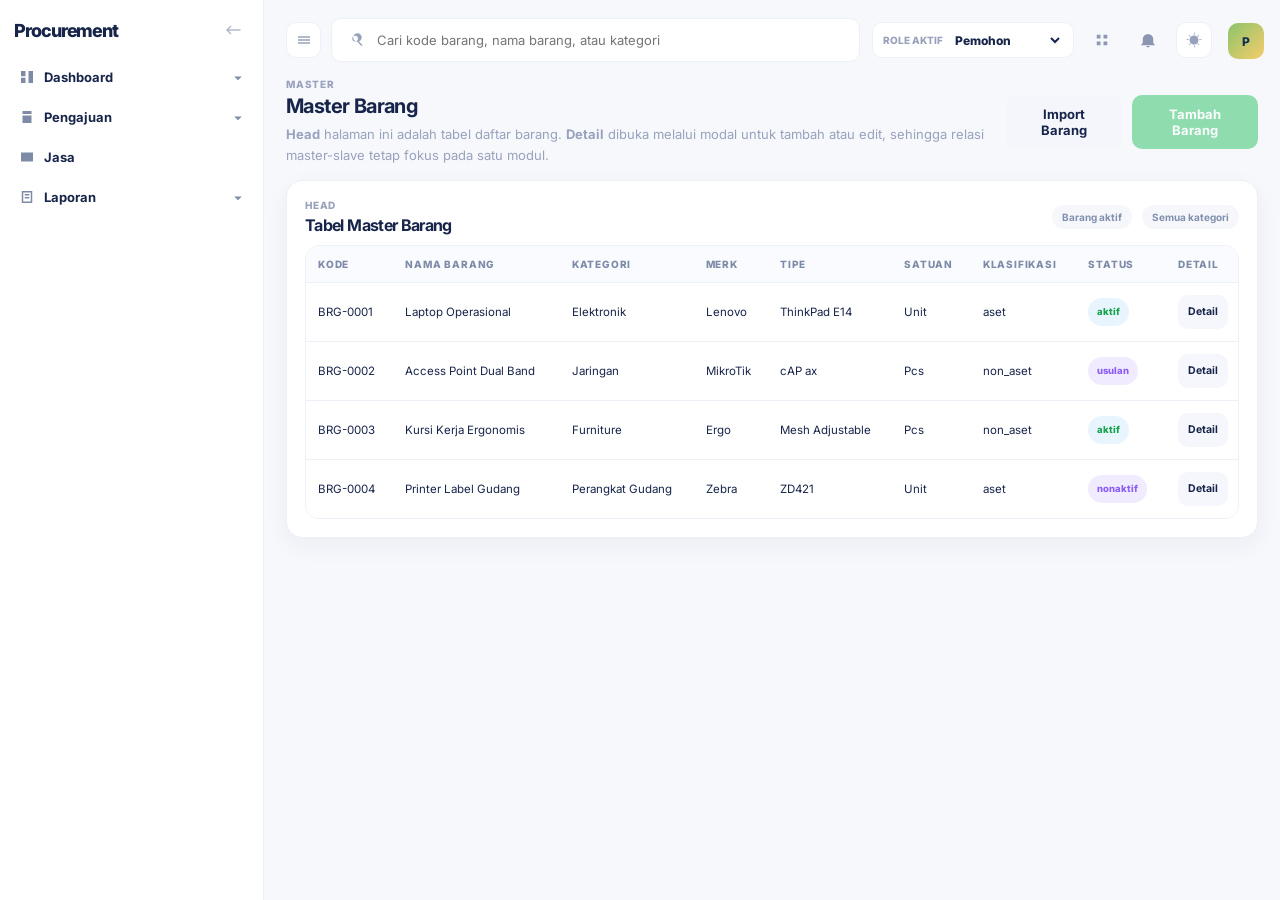
<file: index.html>
﻿<!DOCTYPE html>
<html lang="en">
  <head>
    <meta charset="UTF-8" />
    <meta name="viewport" content="width=device-width, initial-scale=1.0" />
    <title>Master Barang - Procurement UI Prototype</title>
    <link rel="preconnect" href="https://fonts.googleapis.com" />
    <link rel="preconnect" href="https://fonts.gstatic.com" crossorigin />
    <link
      href="https://fonts.googleapis.com/css2?family=Inter:wght@400;500;600;700;800&display=swap"
      rel="stylesheet"
    />
    <link rel="stylesheet" href="./styles.css" />
  </head>
  <body
    data-theme="light"
    data-entity-singular="Barang"
    data-entity-plural="Master Barang"
  >
    <div class="app-shell">
      <aside class="sidebar" id="sidebar">
        <div class="sidebar-brand">
          <div class="brand-word">Procurement</div>
          <button class="collapse-button" type="button" aria-label="Collapse sidebar">
            <svg viewBox="0 0 24 24" aria-hidden="true">
              <path d="M10 7.4 8.6 6 2.6 12l6 6 1.4-1.4L6.4 13H22v-2H6.4L10 7.4Z" />
            </svg>
          </button>
        </div>

        <nav class="sidebar-nav">
          <div class="nav-module">
            <button class="nav-module-head" type="button" aria-expanded="false">
              <span class="nav-module-title">
                <span class="nav-module-icon">
                  <svg viewBox="0 0 24 24" aria-hidden="true">
                    <path d="M6 4h12v4H6V4Zm0 6h12v10H6V10Zm2 2v2h3v-2H8Zm0 4v2h8v-2H8Z" />
                  </svg>
                </span>
                Dashboard
              </span>
              <span class="nav-module-arrow">
                <svg viewBox="0 0 24 24" aria-hidden="true">
                  <path d="m7 10 5 5 5-5H7Z" />
                </svg>
              </span>
            </button>
            <div class="nav-submenu" hidden>
              <a class="nav-sublink is-disabled" href="#">Ringkas</a>
              <a class="nav-sublink is-disabled" href="#">Inbox</a>
            </div>
          </div>
          <div class="nav-module">
            <button class="nav-module-head" type="button" aria-expanded="true">
              <span class="nav-module-title">
                <span class="nav-module-icon">
                  <svg viewBox="0 0 24 24" aria-hidden="true">
                    <path d="M6 3h8l5 5v13H6V3Zm8 1.5V9h4.5L14 4.5Z" />
                  </svg>
                </span>
                Master
              </span>
              <span class="nav-module-arrow">
                <svg viewBox="0 0 24 24" aria-hidden="true">
                  <path d="m7 10 5 5 5-5H7Z" />
                </svg>
              </span>
            </button>
            <div class="nav-submenu">
              <a class="nav-sublink active" href="./index.html">Barang</a>
              <a class="nav-sublink" href="./master-vendor.html">Vendor</a>
              <a class="nav-sublink" href="./master-divisi-role.html">Divisi</a>
              <a class="nav-sublink" href="./master-user-role.html">User & Role</a>
            </div>
          </div>
          <div class="nav-module">
            <button class="nav-module-head" type="button" aria-expanded="false">
              <span class="nav-module-title">
                <span class="nav-module-icon">
                  <svg viewBox="0 0 24 24" aria-hidden="true">
                    <path d="M6 3h8l5 5v13H6V3Zm8 1.5V9h4.5L14 4.5Z" />
                  </svg>
                </span>
                Pengajuan
              </span>
              <span class="nav-module-arrow">
                <svg viewBox="0 0 24 24" aria-hidden="true">
                  <path d="m7 10 5 5 5-5H7Z" />
                </svg>
              </span>
            </button>
            <div class="nav-submenu" hidden>
              <a class="nav-sublink" href="./pengajuan-barang.html">Barang</a>
              <a class="nav-sublink" href="./pengajuan-jasa.html">Jasa</a>
            </div>
          </div>
          <div class="nav-module">
            <button class="nav-module-head" type="button" aria-expanded="false">
              <span class="nav-module-title">
                <span class="nav-module-icon">
                  <svg viewBox="0 0 24 24" aria-hidden="true">
                    <path d="M5 4h14v3H5V4Zm0 5h14v11H5V9Zm2 2v2h10v-2H7Zm0 4v2h7v-2H7Z" />
                  </svg>
                </span>
                Approval
              </span>
              <span class="nav-module-arrow">
                <svg viewBox="0 0 24 24" aria-hidden="true">
                  <path d="m7 10 5 5 5-5H7Z" />
                </svg>
              </span>
            </button>
            <div class="nav-submenu" hidden>
              <a class="nav-sublink is-disabled" href="#">Approval Divisi</a>
              <a class="nav-sublink is-disabled" href="#">Review</a>
              <a class="nav-sublink is-disabled" href="#">Approval Akun</a>
              <a class="nav-sublink is-disabled" href="#">Approval Purchasing</a>
              <a class="nav-sublink is-disabled" href="#">Approval Dir.</a>
            </div>
          </div>
          <div class="nav-module">
            <button class="nav-module-head" type="button" aria-expanded="false">
              <span class="nav-module-title">
                <span class="nav-module-icon">
                  <svg viewBox="0 0 24 24" aria-hidden="true">
                    <path d="M4 5h16v3H4V5Zm2 5h12v9H6v-9Zm2 2v5h8v-5H8Z" />
                  </svg>
                </span>
                Penawaran & PO
              </span>
              <span class="nav-module-arrow">
                <svg viewBox="0 0 24 24" aria-hidden="true">
                  <path d="m7 10 5 5 5-5H7Z" />
                </svg>
              </span>
            </button>
            <div class="nav-submenu" hidden>
              <a class="nav-sublink" href="./procurement-penawaran.html">Penawaran</a>
              <a class="nav-sublink" href="./procurement-po.html">Buat PO</a>
            </div>
          </div>
          <div class="nav-module">
            <button class="nav-module-head" type="button" aria-expanded="false">
              <span class="nav-module-title">
                <span class="nav-module-icon">
                  <svg viewBox="0 0 24 24" aria-hidden="true">
                    <path d="M5 4h14v4H5V4Zm0 6h14v10H5V10Zm2 2v6h4v-6H7Z" />
                  </svg>
                </span>
                Terima & Retur
              </span>
              <span class="nav-module-arrow">
                <svg viewBox="0 0 24 24" aria-hidden="true">
                  <path d="m7 10 5 5 5-5H7Z" />
                </svg>
              </span>
            </button>
            <div class="nav-submenu" hidden>
              <a class="nav-sublink" href="./penerimaan-barang.html">Penerimaan</a>
              <a class="nav-sublink" href="./retur-barang.html">Retur</a>
            </div>
          </div>
          <div class="nav-module">
            <a class="nav-module-link is-disabled" href="#">
              <span class="nav-module-title">
                <span class="nav-module-icon">
                  <svg viewBox="0 0 24 24" aria-hidden="true">
                    <path d="M4 6h16v12H4V6Zm2 2v8h12V8H6Zm2 2h8v2H8v-2Z" />
                  </svg>
                </span>
                Monitor Jasa
              </span>
            </a>
          </div>
          <div class="nav-module">
            <a class="nav-module-link is-disabled" href="#">
              <span class="nav-module-title">
                <span class="nav-module-icon">
                  <svg viewBox="0 0 24 24" aria-hidden="true">
                    <path d="M5 5h14v14H5V5Zm2 2v10h10V7H7Zm2 2h6v2H9V9Zm0 4h6v2H9v-2Z" />
                  </svg>
                </span>
                Tagihan
              </span>
            </a>
          </div>
          <div class="nav-module">
            <button class="nav-module-head" type="button" aria-expanded="false">
              <span class="nav-module-title">
                <span class="nav-module-icon">
                  <svg viewBox="0 0 24 24" aria-hidden="true">
                    <path d="M4 5h16v4H4V5Zm0 6h16v8H4v-8Zm2 2v4h5v-4H6Z" />
                  </svg>
                </span>
                AP & Pay
              </span>
              <span class="nav-module-arrow">
                <svg viewBox="0 0 24 24" aria-hidden="true">
                  <path d="m7 10 5 5 5-5H7Z" />
                </svg>
              </span>
            </button>
            <div class="nav-submenu" hidden>
              <a class="nav-sublink is-disabled" href="#">Anggaran</a>
              <a class="nav-sublink is-disabled" href="#">Bayar</a>
            </div>
          </div>
          <div class="nav-module">
            <button class="nav-module-head" type="button" aria-expanded="false">
              <span class="nav-module-title">
                <span class="nav-module-icon">
                  <svg viewBox="0 0 24 24" aria-hidden="true">
                    <path d="M7 3h10l4 4v14H3V3h4Zm1 2v14h10V8.5L15.5 5H8Zm2 4h6v2h-6V9Zm0 4h6v2h-6v-2Z" />
                  </svg>
                </span>
                Aset
              </span>
              <span class="nav-module-arrow">
                <svg viewBox="0 0 24 24" aria-hidden="true">
                  <path d="m7 10 5 5 5-5H7Z" />
                </svg>
              </span>
            </button>
            <div class="nav-submenu" hidden>
              <a class="nav-sublink is-disabled" href="#">Item Aset</a>
              <a class="nav-sublink is-disabled" href="#">Aktivasi</a>
            </div>
          </div>
          <div class="nav-module">
            <button class="nav-module-head" type="button" aria-expanded="false">
              <span class="nav-module-title">
                <span class="nav-module-icon">
                  <svg viewBox="0 0 24 24" aria-hidden="true">
                    <path d="M5 4h14v16H5V4Zm2 2v12h10V6H7Zm2 2h6v2H9V8Zm0 4h6v2H9v-2Z" />
                  </svg>
                </span>
                Laporan
              </span>
              <span class="nav-module-arrow">
                <svg viewBox="0 0 24 24" aria-hidden="true">
                  <path d="m7 10 5 5 5-5H7Z" />
                </svg>
              </span>
            </button>
            <div class="nav-submenu" hidden>
              <a class="nav-sublink is-disabled" href="#">Histori</a>
              <a class="nav-sublink is-disabled" href="#">Arsip</a>
              <a class="nav-sublink is-disabled" href="#">Ringkas</a>
            </div>
          </div>
        </nav>
      </aside>

      <main class="main-panel">
        <header class="topbar">
          <div class="topbar-left">
            <button class="icon-button mobile-only" id="sidebarToggle" type="button" aria-label="Toggle sidebar">
              <svg viewBox="0 0 24 24" aria-hidden="true">
                <path d="M4 7h16v2H4V7Zm0 8h16v2H4v-2Zm0-4h16v2H4v-2Z" />
              </svg>
            </button>
            <label class="search-shell" aria-label="Search">
              <svg viewBox="0 0 24 24" aria-hidden="true">
                <path d="m15.5 14 5 5-1.5 1.5-5-5v-.8l-.3-.3A6 6 0 1 1 15.5 14ZM10 14a4 4 0 1 0 0-8 4 4 0 0 0 0 8Z" />
              </svg>
              <input type="text" placeholder="Cari kode barang, nama barang, atau kategori" />
            </label>
          </div>

          <div class="topbar-right">
            <button class="utility-button" type="button" aria-label="Apps">
              <svg viewBox="0 0 24 24" aria-hidden="true">
                <path d="M5 5h5v5H5V5Zm9 0h5v5h-5V5ZM5 14h5v5H5v-5Zm9 0h5v5h-5v-5Z" />
              </svg>
            </button>
            <button class="utility-button" type="button" aria-label="Notifications">
              <svg viewBox="0 0 24 24" aria-hidden="true">
                <path d="M12 22a2.5 2.5 0 0 0 2.4-2H9.6A2.5 2.5 0 0 0 12 22Zm7-6V11a7 7 0 1 0-14 0v5L3 18v1h18v-1l-2-2Z" />
              </svg>
            </button>
            <button class="theme-toggle" id="themeToggle" type="button" aria-label="Toggle theme">
              <svg class="theme-icon theme-icon-sun" viewBox="0 0 24 24" aria-hidden="true">
                <path d="M12 18a6 6 0 1 1 0-12 6 6 0 0 1 0 12Zm0-16h1v3h-1V2Zm0 17h1v3h-1v-3ZM2 11h3v1H2v-1Zm17 0h3v1h-3v-1ZM4.9 18.4l.7.7 2.1-2.1-.7-.7-2.1 2.1Zm11.2-11.2.7.7 2.1-2.1-.7-.7-2.1 2.1ZM4.9 5.6l2.1 2.1.7-.7-2.1-2.1-.7.7Zm11.2 11.2 2.1 2.1.7-.7-2.1-2.1-.7.7Z" />
              </svg>
              <svg class="theme-icon theme-icon-moon" viewBox="0 0 24 24" aria-hidden="true">
                <path d="M14.7 2.2A8.8 8.8 0 1 0 21.8 15 7.4 7.4 0 0 1 14.7 2.2Z" />
              </svg>
            </button>
            <button class="avatar-button" type="button" aria-label="Profile">
              <span class="avatar-photo">IF</span>
            </button>
          </div>
        </header>

        <section class="page-head">
          <div>
            <p class="eyebrow">MASTER</p>
            <h2>Master Barang</h2>
            <p class="page-copy">
              <strong>Head</strong> halaman ini adalah tabel daftar barang.
              <strong>Detail</strong> dibuka melalui modal untuk tambah atau
              edit, sehingga relasi master-slave tetap fokus pada satu modul.
            </p>
          </div>
          <div class="page-actions">
            <button class="secondary-button" type="button">Import Barang</button>
            <button class="primary-button" id="openCreateModal" type="button">Tambah Barang</button>
          </div>
        </section>

        <section class="panel panel-table">
          <div class="panel-head">
            <div>
              <p class="eyebrow">Head</p>
              <h3>Tabel Master Barang</h3>
            </div>
            <div class="toolbar">
              <span class="filter-chip">Barang aktif</span>
              <span class="filter-chip">Semua kategori</span>
            </div>
          </div>

          <div class="table-wrap">
            <table>
              <thead>
                <tr>
                  <th>Kode</th>
                  <th>Nama Barang</th>
                  <th>Kategori</th>
                  <th>Merk</th>
                  <th>Tipe</th>
                  <th>Satuan</th>
                  <th>Klasifikasi</th>
                  <th>Status</th>
                  <th>Detail</th>
                </tr>
              </thead>
              <tbody>
                <tr>
                  <td>BRG-0001</td>
                  <td>Laptop Operasional</td>
                  <td>Elektronik</td>
                  <td>Lenovo</td>
                  <td>ThinkPad E14</td>
                  <td>Unit</td>
                  <td>aset</td>
                  <td><span class="status-chip success">aktif</span></td>
                  <td>
                    <button
                      class="table-action"
                      type="button"
                      data-edit="true"
                      data-code="BRG-0001"
                      data-name="Laptop Operasional"
                      data-category="Elektronik"
                      data-brand="Lenovo"
                      data-type="ThinkPad E14"
                      data-unit="Unit"
                      data-classification="aset"
                      data-status="aktif"
                    >
                      Detail
                    </button>
                  </td>
                </tr>
                <tr>
                  <td>BRG-0002</td>
                  <td>Access Point Dual Band</td>
                  <td>Jaringan</td>
                  <td>MikroTik</td>
                  <td>cAP ax</td>
                  <td>Pcs</td>
                  <td>non_aset</td>
                  <td><span class="status-chip review">usulan</span></td>
                  <td>
                    <button
                      class="table-action"
                      type="button"
                      data-edit="true"
                      data-code="BRG-0002"
                      data-name="Access Point Dual Band"
                      data-category="Jaringan"
                      data-brand="MikroTik"
                      data-type="cAP ax"
                      data-unit="Pcs"
                      data-classification="non_aset"
                      data-status="usulan"
                    >
                      Detail
                    </button>
                  </td>
                </tr>
                <tr>
                  <td>BRG-0003</td>
                  <td>Kursi Kerja Ergonomis</td>
                  <td>Furniture</td>
                  <td>Ergo</td>
                  <td>Mesh Adjustable</td>
                  <td>Pcs</td>
                  <td>non_aset</td>
                  <td><span class="status-chip success">aktif</span></td>
                  <td>
                    <button
                      class="table-action"
                      type="button"
                      data-edit="true"
                      data-code="BRG-0003"
                      data-name="Kursi Kerja Ergonomis"
                      data-category="Furniture"
                      data-brand="Ergo"
                      data-type="Mesh Adjustable"
                      data-unit="Pcs"
                      data-classification="non_aset"
                      data-status="aktif"
                    >
                      Detail
                    </button>
                  </td>
                </tr>
                <tr>
                  <td>BRG-0004</td>
                  <td>Printer Label Gudang</td>
                  <td>Perangkat Gudang</td>
                  <td>Zebra</td>
                  <td>ZD421</td>
                  <td>Unit</td>
                  <td>aset</td>
                  <td><span class="status-chip danger">nonaktif</span></td>
                  <td>
                    <button
                      class="table-action"
                      type="button"
                      data-edit="true"
                      data-code="BRG-0004"
                      data-name="Printer Label Gudang"
                      data-category="Perangkat Gudang"
                      data-brand="Zebra"
                      data-type="ZD421"
                      data-unit="Unit"
                      data-classification="aset"
                      data-status="nonaktif"
                    >
                      Detail
                    </button>
                  </td>
                </tr>
              </tbody>
            </table>
          </div>
        </section>
      </main>
    </div>

    <div class="modal-backdrop" id="modalBackdrop" hidden aria-hidden="true">
      <div class="modal-card" role="dialog" aria-modal="true" aria-hidden="true" aria-labelledby="modalTitle">
        <div class="modal-head">
          <div>
            <p class="eyebrow" id="modalKicker">Detail Data</p>
            <h3 id="modalTitle">Detail Barang</h3>
          </div>
          <button class="icon-button tiny" id="closeModal" type="button" aria-label="Close modal">
            <svg viewBox="0 0 24 24" aria-hidden="true">
              <path d="m18.3 5.7-1-1L12 10 6.7 4.7l-1 1L11 11l-5.3 5.3 1 1L12 12l5.3 5.3 1-1L13 11l5.3-5.3Z" />
            </svg>
          </button>
        </div>

        <form class="modal-form" id="requestForm">
          <section class="form-section">
            <div class="form-section-head">
              <strong>Data Barang</strong>
              <p>
                Mengikuti entitas `barang`: kode barang, nama barang, kategori,
                satuan, merk, tipe, klasifikasi, dan status barang.
              </p>
            </div>

            <div class="form-grid">
              <label>
                <span>Kode Barang</span>
                <input
                  data-field="code"
                  data-primary-field
                  name="code"
                  type="text"
                  placeholder="BRG-0005"
                />
              </label>
              <label>
                <span>Nama Barang</span>
                <input
                  data-field="name"
                  name="name"
                  type="text"
                  placeholder="Laptop Operasional"
                />
              </label>
            </div>

            <div class="form-grid">
              <label>
                <span>Kategori Barang</span>
                <input
                  data-field="category"
                  name="category"
                  type="text"
                  placeholder="Elektronik"
                />
              </label>
              <label>
                <span>Satuan</span>
                <select data-field="unit" name="unit">
                  <option value="Unit">Unit</option>
                  <option value="Pcs">Pcs</option>
                  <option value="Set">Set</option>
                  <option value="Box">Box</option>
                  <option value="Roll">Roll</option>
                </select>
              </label>
            </div>

            <div class="form-grid">
              <label>
                <span>Merk</span>
                <input
                  data-field="brand"
                  name="brand"
                  type="text"
                  placeholder="Lenovo"
                />
              </label>
              <label>
                <span>Tipe</span>
                <input
                  data-field="type"
                  name="type"
                  type="text"
                  placeholder="ThinkPad E14"
                />
              </label>
            </div>

            <div class="form-grid">
              <label>
                <span>Klasifikasi Barang</span>
                <select data-field="classification" name="classification">
                  <option value="aset">aset</option>
                  <option value="non_aset">non_aset</option>
                </select>
              </label>
              <label>
                <span>Status Barang</span>
                <select data-field="status" name="status">
                  <option value="aktif">aktif</option>
                  <option value="usulan">usulan</option>
                  <option value="nonaktif">nonaktif</option>
                </select>
              </label>
            </div>
          </section>

          <div class="modal-actions">
            <button class="secondary-button" id="cancelModal" type="button">Tutup</button>
            <button class="primary-button" type="submit">Simpan</button>
          </div>
        </form>
      </div>
    </div>

    <div class="inline-alert" id="inlineAlert" hidden>
      <div class="inline-alert-icon"></div>
      <div>
        <strong id="inlineAlertTitle">Status</strong>
        <p id="inlineAlertText">Alert detail</p>
      </div>
      <button class="icon-button tiny" id="dismissAlert" type="button" aria-label="Dismiss alert">
        <svg viewBox="0 0 24 24" aria-hidden="true">
          <path d="m18.3 5.7-1-1L12 10 6.7 4.7l-1 1L11 11l-5.3 5.3 1 1L12 12l5.3 5.3 1-1L13 11l5.3-5.3Z" />
        </svg>
      </button>
    </div>

    <script src="./script.js"></script>
  </body>
</html>
</file>
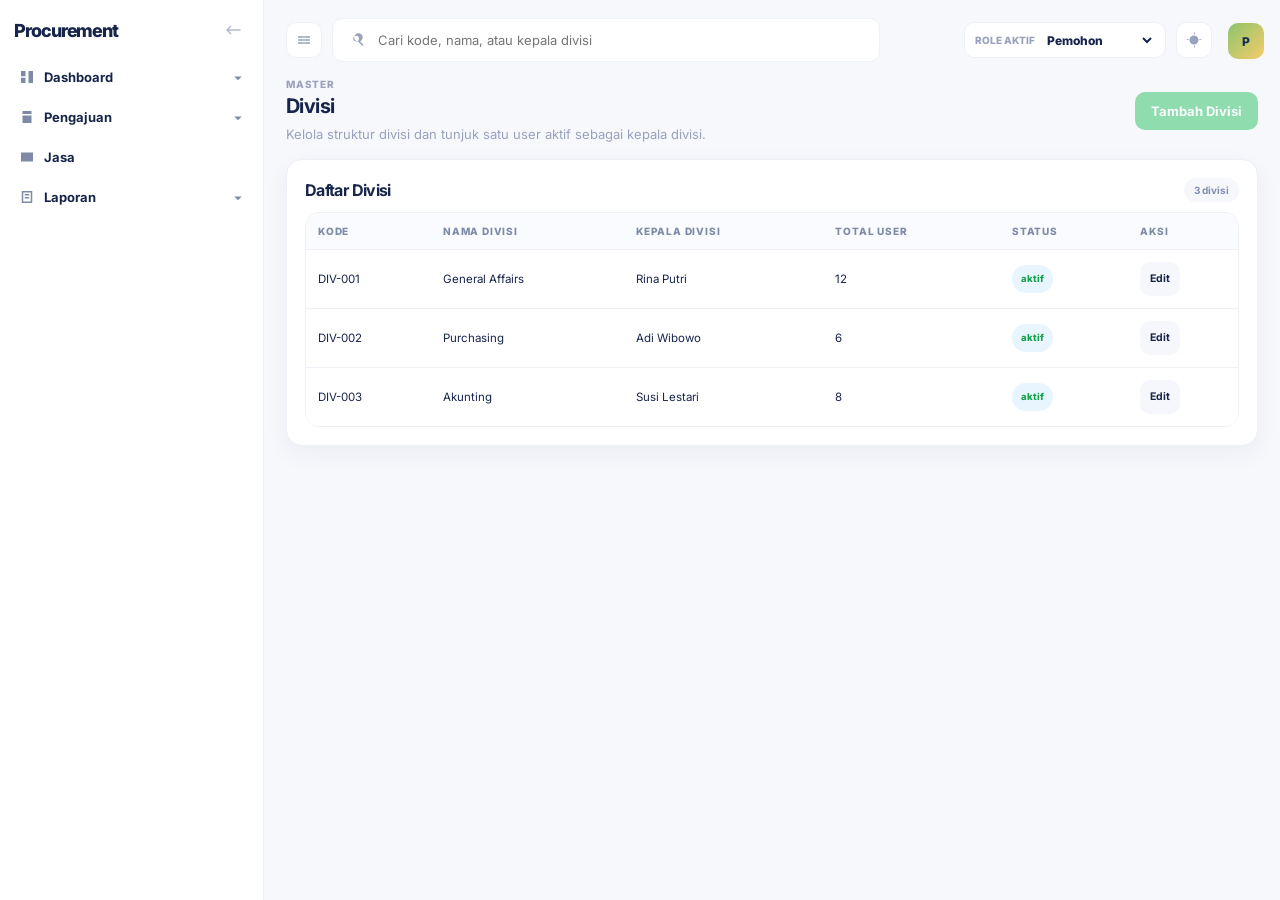
<file: master-divisi-role.html>
<!DOCTYPE html>
<html lang="id">
  <head>
    <meta charset="UTF-8" />
    <meta name="viewport" content="width=device-width, initial-scale=1.0" />
    <title>Master Divisi - Procurement UI Prototype</title>
    <link rel="preconnect" href="https://fonts.googleapis.com" />
    <link rel="preconnect" href="https://fonts.gstatic.com" crossorigin />
    <link
      href="https://fonts.googleapis.com/css2?family=Inter:wght@400;500;600;700;800&display=swap"
      rel="stylesheet"
    />
    <link rel="stylesheet" href="./styles.css" />
  </head>
  <body data-theme="light" data-entity-singular="Divisi" data-entity-plural="Master Divisi">
    <div class="app-shell">
      <aside class="sidebar" id="sidebar">
        <div class="sidebar-brand">
          <div class="brand-word">Procurement</div>
          <button class="collapse-button" type="button" aria-label="Tutup sidebar">
            <svg viewBox="0 0 24 24" aria-hidden="true"><path d="M10 7.4 8.6 6 2.6 12l6 6 1.4-1.4L6.4 13H22v-2H6.4L10 7.4Z" /></svg>
          </button>
        </div>
        <nav class="sidebar-nav"></nav>
      </aside>

      <main class="main-panel">
        <header class="topbar">
          <div class="topbar-left">
            <button class="icon-button mobile-only" id="sidebarToggle" type="button" aria-label="Buka sidebar">
              <svg viewBox="0 0 24 24" aria-hidden="true"><path d="M4 7h16v2H4V7Zm0 8h16v2H4v-2Zm0-4h16v2H4v-2Z" /></svg>
            </button>
            <label class="search-shell" aria-label="Cari divisi">
              <svg viewBox="0 0 24 24" aria-hidden="true"><path d="m15.5 14 5 5-1.5 1.5-5-5v-.8l-.3-.3A6 6 0 1 1 15.5 14ZM10 14a4 4 0 1 0 0-8 4 4 0 0 0 0 8Z" /></svg>
              <input type="text" placeholder="Cari kode, nama, atau kepala divisi" />
            </label>
          </div>
          <div class="topbar-right">
            <button class="theme-toggle" id="themeToggle" type="button" aria-label="Ganti tema">
              <svg class="theme-icon theme-icon-sun" viewBox="0 0 24 24" aria-hidden="true"><path d="M12 18a6 6 0 1 1 0-12 6 6 0 0 1 0 12Zm0-16h1v3h-1V2Zm0 17h1v3h-1v-3ZM2 11h3v1H2v-1Zm17 0h3v1h-3v-1Z" /></svg>
              <svg class="theme-icon theme-icon-moon" viewBox="0 0 24 24" aria-hidden="true"><path d="M14.7 2.2A8.8 8.8 0 1 0 21.8 15 7.4 7.4 0 0 1 14.7 2.2Z" /></svg>
            </button>
            <button class="avatar-button" type="button" aria-label="Profil"><span class="avatar-photo">IF</span></button>
          </div>
        </header>

        <section class="page-head">
          <div>
            <p class="eyebrow">MASTER</p>
            <h2>Divisi</h2>
            <p class="page-copy">Kelola struktur divisi dan tunjuk satu user aktif sebagai kepala divisi.</p>
          </div>
          <div class="page-actions">
            <button class="primary-button" id="openCreateModal" type="button">Tambah Divisi</button>
          </div>
        </section>

        <section class="panel panel-table">
          <div class="panel-head">
            <div><h3>Daftar Divisi</h3></div>
            <div class="toolbar"><span class="filter-chip">3 divisi</span></div>
          </div>
          <div class="table-wrap">
            <table>
              <thead>
                <tr>
                  <th>Kode</th>
                  <th>Nama Divisi</th>
                  <th>Kepala Divisi</th>
                  <th>Total User</th>
                  <th>Status</th>
                  <th>Aksi</th>
                </tr>
              </thead>
              <tbody>
                <tr>
                  <td>DIV-001</td>
                  <td>General Affairs</td>
                  <td>Rina Putri</td>
                  <td>12</td>
                  <td><span class="status-chip success">aktif</span></td>
                  <td><button class="table-action" type="button" data-edit="true" data-division-code="DIV-001" data-division-name="General Affairs" data-head-name="USR-GA-001 - Rina Putri" data-division-status="Aktif">Edit</button></td>
                </tr>
                <tr>
                  <td>DIV-002</td>
                  <td>Purchasing</td>
                  <td>Adi Wibowo</td>
                  <td>6</td>
                  <td><span class="status-chip success">aktif</span></td>
                  <td><button class="table-action" type="button" data-edit="true" data-division-code="DIV-002" data-division-name="Purchasing" data-head-name="USR-PUR-004 - Adi Wibowo" data-division-status="Aktif">Edit</button></td>
                </tr>
                <tr>
                  <td>DIV-003</td>
                  <td>Akunting</td>
                  <td>Susi Lestari</td>
                  <td>8</td>
                  <td><span class="status-chip success">aktif</span></td>
                  <td><button class="table-action" type="button" data-edit="true" data-division-code="DIV-003" data-division-name="Akunting" data-head-name="USR-AKT-001 - Susi Lestari" data-division-status="Aktif">Edit</button></td>
                </tr>
              </tbody>
            </table>
          </div>
        </section>
      </main>
    </div>

    <div class="modal-backdrop" id="modalBackdrop" hidden aria-hidden="true">
      <div class="modal-card modal-card-content-fit" role="dialog" aria-modal="true" aria-hidden="true" aria-labelledby="modalTitle">
        <div class="modal-head">
          <div><p class="eyebrow" id="modalKicker">DIVISI</p><h3 id="modalTitle">Data Divisi</h3></div>
          <button class="icon-button tiny" id="closeModal" type="button" aria-label="Tutup modal">
            <svg viewBox="0 0 24 24" aria-hidden="true"><path d="m18.3 5.7-1-1L12 10 6.7 4.7l-1 1L11 11l-5.3 5.3 1 1L12 12l5.3 5.3 1-1L13 11l5.3-5.3Z" /></svg>
          </button>
        </div>
        <form class="modal-form" id="requestForm">
          <section class="form-section">
            <div class="form-grid">
              <label><span>Kode Divisi</span><input data-field="divisionCode" data-primary-field name="divisionCode" type="text" placeholder="DIV-004" required /></label>
              <label><span>Nama Divisi</span><input data-field="divisionName" name="divisionName" type="text" placeholder="Information Technology" required /></label>
            </div>
            <div class="form-grid">
              <label>
                <span>Kepala Divisi</span>
                <select data-field="headName" name="headName" required>
                  <option value="">Pilih user aktif</option>
                  <option value="USR-GA-001 - Rina Putri">USR-GA-001 - Rina Putri</option>
                  <option value="USR-PUR-004 - Adi Wibowo">USR-PUR-004 - Adi Wibowo</option>
                  <option value="USR-AKT-001 - Susi Lestari">USR-AKT-001 - Susi Lestari</option>
                </select>
              </label>
              <label><span>Status</span><select data-field="divisionStatus" name="divisionStatus"><option value="Aktif">Aktif</option><option value="Nonaktif">Nonaktif</option></select></label>
            </div>
          </section>
          <div class="modal-actions">
            <button class="secondary-button" id="cancelModal" type="button">Batal</button>
            <button class="primary-button" type="submit">Simpan</button>
          </div>
        </form>
      </div>
    </div>

    <div class="inline-alert" id="inlineAlert" hidden>
      <div class="inline-alert-icon"></div>
      <div><strong id="inlineAlertTitle">Status</strong><p id="inlineAlertText">Detail</p></div>
      <button class="icon-button tiny" id="dismissAlert" type="button" aria-label="Tutup alert">
        <svg viewBox="0 0 24 24" aria-hidden="true"><path d="m18.3 5.7-1-1L12 10 6.7 4.7l-1 1L11 11l-5.3 5.3 1 1L12 12l5.3 5.3 1-1L13 11l5.3-5.3Z" /></svg>
      </button>
    </div>
    <script src="./script.js"></script>
  </body>
</html>
</file>
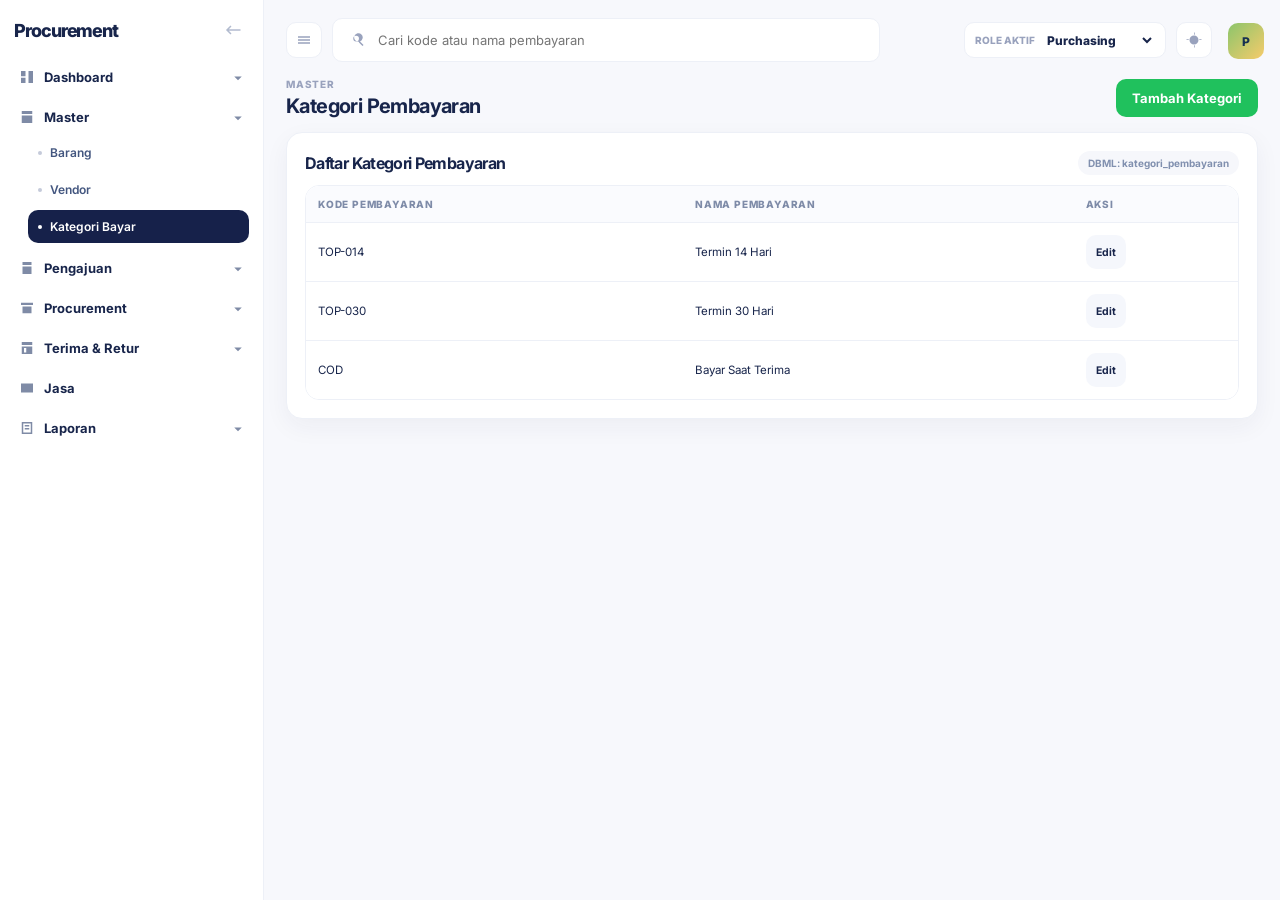
<file: master-kategori-pembayaran.html>
<!DOCTYPE html>
<html lang="id">
  <head>
    <meta charset="UTF-8" />
    <meta name="viewport" content="width=device-width, initial-scale=1.0" />
    <title>Master Kategori Pembayaran - Procurement UI Prototype</title>
    <link rel="preconnect" href="https://fonts.googleapis.com" />
    <link rel="preconnect" href="https://fonts.gstatic.com" crossorigin />
    <link
      href="https://fonts.googleapis.com/css2?family=Inter:wght@400;500;600;700;800&display=swap"
      rel="stylesheet"
    />
    <link rel="stylesheet" href="./styles.css" />
  </head>
  <body
    data-theme="light"
    data-entity-singular="Kategori Pembayaran"
    data-entity-plural="Master Kategori Pembayaran"
    data-default-role="purchasing"
    data-master-crud="kategori-pembayaran"
  >
    <div class="app-shell">
      <aside class="sidebar" id="sidebar">
        <div class="sidebar-brand">
          <div class="brand-word">Procurement</div>
          <button class="collapse-button" type="button" aria-label="Tutup sidebar">
            <svg viewBox="0 0 24 24" aria-hidden="true">
              <path d="M10 7.4 8.6 6 2.6 12l6 6 1.4-1.4L6.4 13H22v-2H6.4L10 7.4Z" />
            </svg>
          </button>
        </div>
        <nav class="sidebar-nav"></nav>
      </aside>

      <main class="main-panel">
        <header class="topbar">
          <div class="topbar-left">
            <button class="icon-button mobile-only" id="sidebarToggle" type="button" aria-label="Buka sidebar">
              <svg viewBox="0 0 24 24" aria-hidden="true">
                <path d="M4 7h16v2H4V7Zm0 8h16v2H4v-2Zm0-4h16v2H4v-2Z" />
              </svg>
            </button>
            <label class="search-shell" aria-label="Cari kategori pembayaran">
              <svg viewBox="0 0 24 24" aria-hidden="true">
                <path d="m15.5 14 5 5-1.5 1.5-5-5v-.8l-.3-.3A6 6 0 1 1 15.5 14ZM10 14a4 4 0 1 0 0-8 4 4 0 0 0 0 8Z" />
              </svg>
              <input type="text" placeholder="Cari kode atau nama pembayaran" />
            </label>
          </div>
          <div class="topbar-right">
            <button class="theme-toggle" id="themeToggle" type="button" aria-label="Ganti tema">
              <svg class="theme-icon theme-icon-sun" viewBox="0 0 24 24" aria-hidden="true">
                <path d="M12 18a6 6 0 1 1 0-12 6 6 0 0 1 0 12Zm0-16h1v3h-1V2Zm0 17h1v3h-1v-3ZM2 11h3v1H2v-1Zm17 0h3v1h-3v-1Z" />
              </svg>
              <svg class="theme-icon theme-icon-moon" viewBox="0 0 24 24" aria-hidden="true">
                <path d="M14.7 2.2A8.8 8.8 0 1 0 21.8 15 7.4 7.4 0 0 1 14.7 2.2Z" />
              </svg>
            </button>
            <button class="avatar-button" type="button" aria-label="Profil"><span class="avatar-photo">IF</span></button>
          </div>
        </header>

        <section class="page-head">
          <div>
            <p class="eyebrow">MASTER</p>
            <h2>Kategori Pembayaran</h2>
          </div>
          <div class="page-actions">
            <button class="primary-button" id="openCreateModal" type="button">Tambah Kategori</button>
          </div>
        </section>

        <section class="panel panel-table">
          <div class="panel-head">
            <div><h3>Daftar Kategori Pembayaran</h3></div>
            <div class="toolbar"><span class="filter-chip">DBML: kategori_pembayaran</span></div>
          </div>
          <div class="table-wrap">
            <table>
              <thead>
                <tr>
                  <th>Kode Pembayaran</th>
                  <th>Nama Pembayaran</th>
                  <th>Aksi</th>
                </tr>
              </thead>
              <tbody>
                <tr>
                  <td>TOP-014</td>
                  <td>Termin 14 Hari</td>
                  <td>
                    <button class="table-action" type="button" data-edit="true" data-kode-pembayaran="TOP-014" data-nama-pembayaran="Termin 14 Hari">Edit</button>
                  </td>
                </tr>
                <tr>
                  <td>TOP-030</td>
                  <td>Termin 30 Hari</td>
                  <td>
                    <button class="table-action" type="button" data-edit="true" data-kode-pembayaran="TOP-030" data-nama-pembayaran="Termin 30 Hari">Edit</button>
                  </td>
                </tr>
                <tr>
                  <td>COD</td>
                  <td>Bayar Saat Terima</td>
                  <td>
                    <button class="table-action" type="button" data-edit="true" data-kode-pembayaran="COD" data-nama-pembayaran="Bayar Saat Terima">Edit</button>
                  </td>
                </tr>
              </tbody>
            </table>
          </div>
        </section>
      </main>
    </div>

    <div class="modal-backdrop" id="modalBackdrop" hidden aria-hidden="true">
      <div class="modal-card modal-card-content-fit" role="dialog" aria-modal="true" aria-hidden="true" aria-labelledby="modalTitle">
        <div class="modal-head">
          <div>
            <p class="eyebrow" id="modalKicker">Tambah</p>
            <h3 id="modalTitle">Tambah Kategori Pembayaran</h3>
          </div>
          <button class="icon-button tiny" id="closeModal" type="button" aria-label="Tutup modal">
            <svg viewBox="0 0 24 24" aria-hidden="true">
              <path d="m18.3 5.7-1-1L12 10 6.7 4.7l-1 1L11 11l-5.3 5.3 1 1L12 12l5.3 5.3 1-1L13 11l5.3-5.3Z" />
            </svg>
          </button>
        </div>
        <form class="modal-form" id="requestForm">
          <section class="form-section">
            <div class="form-grid">
              <label>
                <span>Kode Pembayaran</span>
                <input data-field="kodePembayaran" data-primary-field name="kodePembayaran" type="text" placeholder="TOP-007" required />
              </label>
              <label>
                <span>Nama Pembayaran</span>
                <input data-field="namaPembayaran" name="namaPembayaran" type="text" placeholder="Termin 7 Hari" required />
              </label>
            </div>
          </section>
          <div class="modal-actions">
            <button class="secondary-button" id="cancelModal" type="button">Batal</button>
            <button class="primary-button" type="submit">Simpan</button>
          </div>
        </form>
      </div>
    </div>

    <div class="inline-alert" id="inlineAlert" hidden>
      <div class="inline-alert-icon"></div>
      <div><strong id="inlineAlertTitle">Status</strong><p id="inlineAlertText">Detail</p></div>
      <button class="icon-button tiny" id="dismissAlert" type="button" aria-label="Tutup alert">
        <svg viewBox="0 0 24 24" aria-hidden="true">
          <path d="m18.3 5.7-1-1L12 10 6.7 4.7l-1 1L11 11l-5.3 5.3 1 1L12 12l5.3 5.3 1-1L13 11l5.3-5.3Z" />
        </svg>
      </button>
    </div>
    <script src="./script.js"></script>
  </body>
</html>
</file>
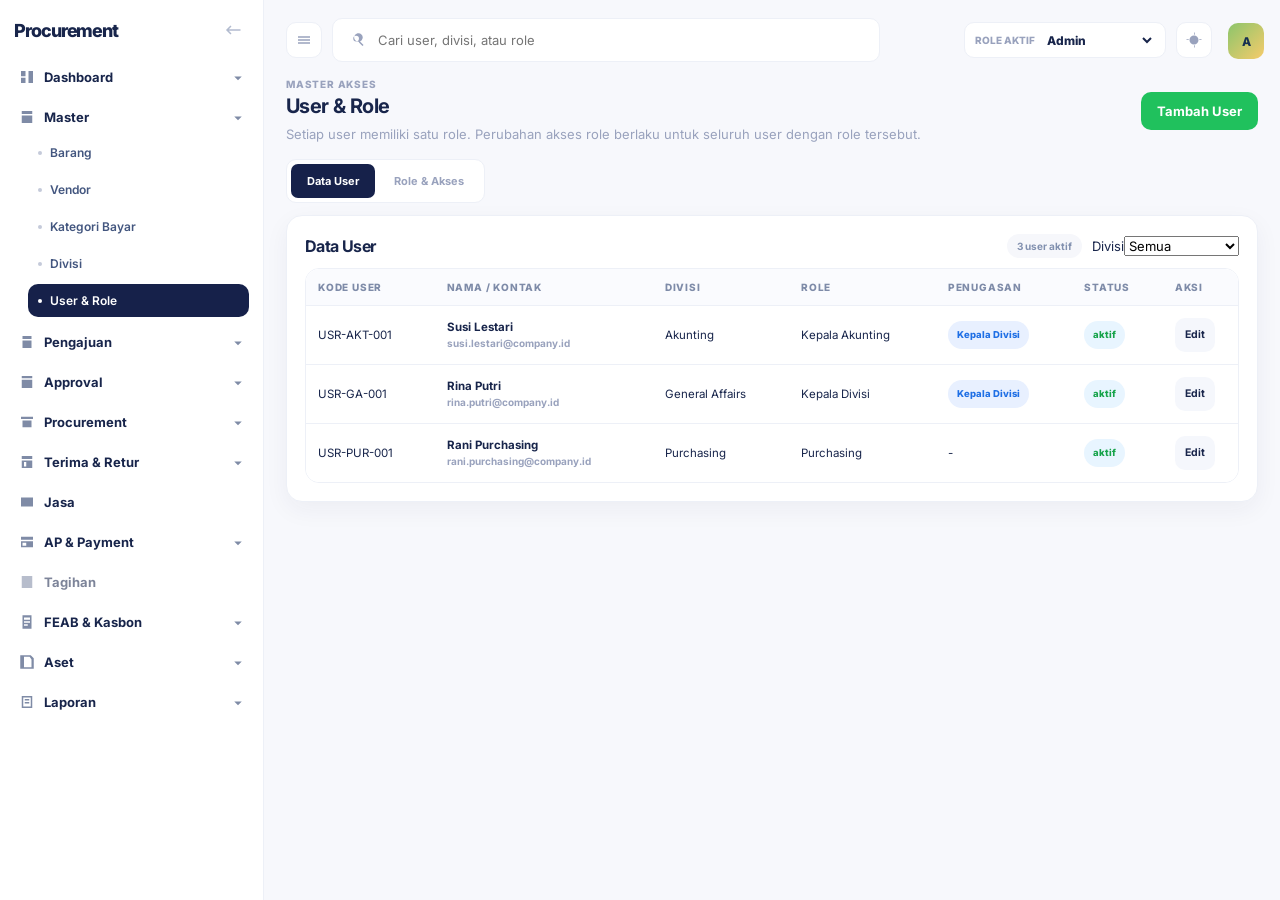
<file: master-user-role.html>
<!DOCTYPE html>
<html lang="id">
  <head>
    <meta charset="UTF-8" />
    <meta name="viewport" content="width=device-width, initial-scale=1.0" />
    <title>User dan Role - Procurement UI Prototype</title>
    <link rel="preconnect" href="https://fonts.googleapis.com" />
    <link rel="preconnect" href="https://fonts.gstatic.com" crossorigin />
    <link href="https://fonts.googleapis.com/css2?family=Inter:wght@400;500;600;700;800&display=swap" rel="stylesheet" />
    <link rel="stylesheet" href="./styles.css" />
  </head>
  <body data-theme="light" data-entity-singular="User" data-entity-plural="User dan Role" data-access-page="true">
    <div class="app-shell">
      <aside class="sidebar" id="sidebar">
        <div class="sidebar-brand">
          <div class="brand-word">Procurement</div>
          <button class="collapse-button" type="button" aria-label="Tutup sidebar">
            <svg viewBox="0 0 24 24" aria-hidden="true"><path d="M10 7.4 8.6 6 2.6 12l6 6 1.4-1.4L6.4 13H22v-2H6.4L10 7.4Z" /></svg>
          </button>
        </div>
        <nav class="sidebar-nav"></nav>
      </aside>

      <main class="main-panel">
        <header class="topbar">
          <div class="topbar-left">
            <button class="icon-button mobile-only" id="sidebarToggle" type="button" aria-label="Buka sidebar">
              <svg viewBox="0 0 24 24" aria-hidden="true"><path d="M4 7h16v2H4V7Zm0 8h16v2H4v-2Zm0-4h16v2H4v-2Z" /></svg>
            </button>
            <label class="search-shell" aria-label="Cari user atau role">
              <svg viewBox="0 0 24 24" aria-hidden="true"><path d="m15.5 14 5 5-1.5 1.5-5-5v-.8l-.3-.3A6 6 0 1 1 15.5 14ZM10 14a4 4 0 1 0 0-8 4 4 0 0 0 0 8Z" /></svg>
              <input id="userRoleSearch" type="search" placeholder="Cari user, divisi, role, atau akses" />
            </label>
          </div>
          <div class="topbar-right">
            <button class="theme-toggle" id="themeToggle" type="button" aria-label="Ganti tema">
              <svg class="theme-icon theme-icon-sun" viewBox="0 0 24 24" aria-hidden="true"><path d="M12 18a6 6 0 1 1 0-12 6 6 0 0 1 0 12Zm0-16h1v3h-1V2Zm0 17h1v3h-1v-3ZM2 11h3v1H2v-1Zm17 0h3v1h-3v-1Z" /></svg>
              <svg class="theme-icon theme-icon-moon" viewBox="0 0 24 24" aria-hidden="true"><path d="M14.7 2.2A8.8 8.8 0 1 0 21.8 15 7.4 7.4 0 0 1 14.7 2.2Z" /></svg>
            </button>
            <button class="avatar-button" type="button" aria-label="Profil"><span class="avatar-photo">IF</span></button>
          </div>
        </header>

        <section class="page-head">
          <div>
            <p class="eyebrow">MASTER AKSES</p>
            <h2>User & Role</h2>
            <p class="page-copy">Setiap user memiliki satu role. Perubahan akses role berlaku untuk seluruh user dengan role tersebut.</p>
          </div>
          <div class="page-actions">
            <button class="primary-button" id="openCreateUserModal" type="button">Tambah User</button>
          </div>
        </section>

        <div class="access-page-tabs" role="tablist" aria-label="Data user dan role">
          <button class="access-page-tab active" type="button" role="tab" aria-selected="true" data-access-tab="users">Data User</button>
          <button class="access-page-tab" type="button" role="tab" aria-selected="false" data-access-tab="roles">Role & Akses</button>
        </div>

        <section class="panel panel-table access-tab-panel" role="tabpanel" data-access-tab-panel="users">
          <div class="panel-head">
            <div><h3>Data User</h3></div>
            <div class="toolbar">
              <span class="filter-chip">3 user aktif</span>
              <label class="compact-filter"><span>Divisi</span><select id="userDivisionFilter"><option value="">Semua</option><option value="DIV-001">General Affairs</option><option value="DIV-002">Purchasing</option><option value="DIV-003">Akunting</option></select></label>
            </div>
          </div>
          <div class="table-wrap">
            <table>
              <thead>
                <tr>
                  <th>Kode User</th>
                  <th>Nama / Kontak</th>
                  <th>Divisi</th>
                  <th>Role</th>
                  <th>Penugasan</th>
                  <th>Status</th>
                  <th>Aksi</th>
                </tr>
              </thead>
              <tbody id="userRoleTableBody">
                <tr data-user-row="USR-AKT-001">
                  <td>USR-AKT-001</td>
                  <td><div class="cell-stack"><strong>Susi Lestari</strong><span>susi.lestari@company.id</span></div></td>
                  <td>Akunting</td>
                  <td>Kepala Akunting</td>
                  <td><span class="status-chip info">Kepala Divisi</span></td>
                  <td><span class="status-chip success">aktif</span></td>
                  <td><button class="table-action" type="button" data-edit-user="true" data-code="USR-AKT-001" data-name="Susi Lestari" data-username="susi.lestari" data-email="susi.lestari@company.id" data-phone="081234567801" data-division="DIV-003" data-role="kepala_akunting" data-status="aktif" data-assignment="Kepala Divisi">Edit</button></td>
                </tr>
                <tr data-user-row="USR-GA-001">
                  <td>USR-GA-001</td>
                  <td><div class="cell-stack"><strong>Rina Putri</strong><span>rina.putri@company.id</span></div></td>
                  <td>General Affairs</td>
                  <td>Kepala Divisi</td>
                  <td><span class="status-chip info">Kepala Divisi</span></td>
                  <td><span class="status-chip success">aktif</span></td>
                  <td><button class="table-action" type="button" data-edit-user="true" data-code="USR-GA-001" data-name="Rina Putri" data-username="rina.putri" data-email="rina.putri@company.id" data-phone="081234567802" data-division="DIV-001" data-role="kepala_divisi" data-status="aktif" data-assignment="Kepala Divisi">Edit</button></td>
                </tr>
                <tr data-user-row="USR-PUR-001">
                  <td>USR-PUR-001</td>
                  <td><div class="cell-stack"><strong>Rani Purchasing</strong><span>rani.purchasing@company.id</span></div></td>
                  <td>Purchasing</td>
                  <td>Purchasing</td>
                  <td>-</td>
                  <td><span class="status-chip success">aktif</span></td>
                  <td><button class="table-action" type="button" data-edit-user="true" data-code="USR-PUR-001" data-name="Rani Purchasing" data-username="rani.purchasing" data-email="rani.purchasing@company.id" data-phone="081234567803" data-division="DIV-002" data-role="purchasing" data-status="aktif" data-assignment="">Edit</button></td>
                </tr>
              </tbody>
            </table>
          </div>
        </section>

        <section class="panel panel-table access-tab-panel" role="tabpanel" data-access-tab-panel="roles" hidden>
          <div class="panel-head">
            <div><h3>Data Role dan Akses</h3></div>
            <div class="toolbar"><span class="filter-chip">Akses berbasis role</span></div>
          </div>
          <div class="table-wrap">
            <table>
              <thead>
                <tr>
                  <th>Kode</th>
                  <th>Role</th>
                  <th>Deskripsi</th>
                  <th>User</th>
                  <th>Akses Aktif</th>
                  <th>Akses Utama</th>
                  <th>Status</th>
                  <th>Aksi</th>
                </tr>
              </thead>
              <tbody id="roleAccessTableBody">
                <tr>
                  <td>ROL-ADM</td><td>Admin</td><td>Administrasi sistem dan master akses</td><td data-role-user-count="admin">2</td>
                  <td><div class="access-summary"><strong data-role-access-count="admin">Semua</strong><span>permission</span></div></td>
                  <td><span class="access-code-list" data-role-access-summary="admin">Semua modul</span></td>
                  <td><span class="status-chip success">aktif</span></td>
                  <td><button class="table-action" type="button" data-manage-role="admin" data-role-code="ROL-ADM" data-role-name="Admin" data-role-users="2">Atur Akses</button></td>
                </tr>
                <tr>
                  <td>ROL-KA</td><td>Kepala Akunting</td><td>Approval pengajuan dan payment</td><td data-role-user-count="kepala_akunting">1</td>
                  <td><div class="access-summary"><strong data-role-access-count="kepala_akunting">7</strong><span>permission</span></div></td>
                  <td><span class="access-code-list" data-role-access-summary="kepala_akunting">Approval akunting · Payment</span></td>
                  <td><span class="status-chip success">aktif</span></td>
                  <td><button class="table-action" type="button" data-manage-role="kepala_akunting" data-role-code="ROL-KA" data-role-name="Kepala Akunting" data-role-users="1">Atur Akses</button></td>
                </tr>
                <tr>
                  <td>ROL-KD</td><td>Kepala Divisi</td><td>Approval kebutuhan sesuai penugasan divisi</td><td data-role-user-count="kepala_divisi">4</td>
                  <td><div class="access-summary"><strong data-role-access-count="kepala_divisi">4</strong><span>permission</span></div></td>
                  <td><span class="access-code-list" data-role-access-summary="kepala_divisi">Approval divisi</span></td>
                  <td><span class="status-chip success">aktif</span></td>
                  <td><button class="table-action" type="button" data-manage-role="kepala_divisi" data-role-code="ROL-KD" data-role-name="Kepala Divisi" data-role-users="4">Atur Akses</button></td>
                </tr>
                <tr>
                  <td>ROL-PUR</td><td>Purchasing</td><td>Penawaran, PO, penerimaan, dan retur</td><td data-role-user-count="purchasing">6</td>
                  <td><div class="access-summary"><strong data-role-access-count="purchasing">8</strong><span>permission</span></div></td>
                  <td><span class="access-code-list" data-role-access-summary="purchasing">Procurement · Penerimaan</span></td>
                  <td><span class="status-chip success">aktif</span></td>
                  <td><button class="table-action" type="button" data-manage-role="purchasing" data-role-code="ROL-PUR" data-role-name="Purchasing" data-role-users="6">Atur Akses</button></td>
                </tr>
                <tr>
                  <td>ROL-KP</td><td>Kepala Purchasing</td><td>Keputusan penawaran dan PO</td><td data-role-user-count="kepala_purchasing">1</td>
                  <td><div class="access-summary"><strong data-role-access-count="kepala_purchasing">4</strong><span>permission</span></div></td>
                  <td><span class="access-code-list" data-role-access-summary="kepala_purchasing">Approval procurement</span></td>
                  <td><span class="status-chip success">aktif</span></td>
                  <td><button class="table-action" type="button" data-manage-role="kepala_purchasing" data-role-code="ROL-KP" data-role-name="Kepala Purchasing" data-role-users="1">Atur Akses</button></td>
                </tr>
                <tr>
                  <td>ROL-AKT</td><td>Akunting</td><td>Administrasi dokumen dan kontrol payment</td><td data-role-user-count="akunting">5</td>
                  <td><div class="access-summary"><strong data-role-access-count="akunting">5</strong><span>permission</span></div></td>
                  <td><span class="access-code-list" data-role-access-summary="akunting">Payment · FEAB</span></td>
                  <td><span class="status-chip success">aktif</span></td>
                  <td><button class="table-action" type="button" data-manage-role="akunting" data-role-code="ROL-AKT" data-role-name="Akunting" data-role-users="5">Atur Akses</button></td>
                </tr>
                <tr>
                  <td>ROL-FIN</td><td>Finance</td><td>Menyiapkan dan menjalankan pembayaran</td><td data-role-user-count="finance">3</td>
                  <td><div class="access-summary"><strong data-role-access-count="finance">5</strong><span>permission</span></div></td>
                  <td><span class="access-code-list" data-role-access-summary="finance">Payment · FEAB</span></td>
                  <td><span class="status-chip success">aktif</span></td>
                  <td><button class="table-action" type="button" data-manage-role="finance" data-role-code="ROL-FIN" data-role-name="Finance" data-role-users="3">Atur Akses</button></td>
                </tr>
                <tr>
                  <td>ROL-KSR</td><td>Kasir</td><td>Eksekusi transaksi dan bukti pembayaran</td><td data-role-user-count="kasir">2</td>
                  <td><div class="access-summary"><strong data-role-access-count="kasir">5</strong><span>permission</span></div></td>
                  <td><span class="access-code-list" data-role-access-summary="kasir">Payment · Kasbon</span></td>
                  <td><span class="status-chip success">aktif</span></td>
                  <td><button class="table-action" type="button" data-manage-role="kasir" data-role-code="ROL-KSR" data-role-name="Kasir" data-role-users="2">Atur Akses</button></td>
                </tr>
                <tr>
                  <td>ROL-KF</td><td>Kepala Finance</td><td>Kontrol proses pembayaran finance</td><td data-role-user-count="kepala_finance">1</td>
                  <td><div class="access-summary"><strong data-role-access-count="kepala_finance">6</strong><span>permission</span></div></td>
                  <td><span class="access-code-list" data-role-access-summary="kepala_finance">Payment · Approval</span></td>
                  <td><span class="status-chip success">aktif</span></td>
                  <td><button class="table-action" type="button" data-manage-role="kepala_finance" data-role-code="ROL-KF" data-role-name="Kepala Finance" data-role-users="1">Atur Akses</button></td>
                </tr>
                <tr>
                  <td>ROL-DIR</td><td>Direktur</td><td>Approval payment sesuai threshold</td><td data-role-user-count="direktur">2</td>
                  <td><div class="access-summary"><strong data-role-access-count="direktur">4</strong><span>permission</span></div></td>
                  <td><span class="access-code-list" data-role-access-summary="direktur">Approval payment</span></td>
                  <td><span class="status-chip success">aktif</span></td>
                  <td><button class="table-action" type="button" data-manage-role="direktur" data-role-code="ROL-DIR" data-role-name="Direktur" data-role-users="2">Atur Akses</button></td>
                </tr>
                <tr>
                  <td>ROL-AA</td><td>Admin Asset</td><td>Aktivasi dan pengelolaan data aset</td><td data-role-user-count="admin_asset">2</td>
                  <td><div class="access-summary"><strong data-role-access-count="admin_asset">3</strong><span>permission</span></div></td>
                  <td><span class="access-code-list" data-role-access-summary="admin_asset">Kelola aset</span></td>
                  <td><span class="status-chip success">aktif</span></td>
                  <td><button class="table-action" type="button" data-manage-role="admin_asset" data-role-code="ROL-AA" data-role-name="Admin Asset" data-role-users="2">Atur Akses</button></td>
                </tr>
                <tr>
                  <td>ROL-PEM</td><td>Pemohon</td><td>Membuat dan memantau pengajuan sendiri</td><td data-role-user-count="pemohon">26</td>
                  <td><div class="access-summary"><strong data-role-access-count="pemohon">5</strong><span>permission</span></div></td>
                  <td><span class="access-code-list" data-role-access-summary="pemohon">Pengajuan · Laporan</span></td>
                  <td><span class="status-chip success">aktif</span></td>
                  <td><button class="table-action" type="button" data-manage-role="pemohon" data-role-code="ROL-PEM" data-role-name="Pemohon" data-role-users="26">Atur Akses</button></td>
                </tr>
              </tbody>
            </table>
          </div>
        </section>
      </main>
    </div>

    <div class="modal-backdrop" id="userModalBackdrop" hidden aria-hidden="true">
      <div class="modal-card modal-card-content-fit" role="dialog" aria-modal="true" aria-hidden="true" aria-labelledby="userModalTitle">
        <div class="modal-head">
          <div><p class="eyebrow" id="userModalKicker">USER</p><h3 id="userModalTitle">Tambah User</h3></div>
          <button class="icon-button tiny" id="closeUserModal" type="button" aria-label="Tutup modal"><svg viewBox="0 0 24 24" aria-hidden="true"><path d="m18.3 5.7-1-1L12 10 6.7 4.7l-1 1L11 11l-5.3 5.3 1 1L12 12l5.3 5.3 1-1L13 11l5.3-5.3Z" /></svg></button>
        </div>
        <form class="modal-form" id="userForm">
          <section class="form-section">
            <div class="form-grid">
              <label><span>Kode User</span><input name="user_code" data-user-field="code" type="text" placeholder="USR-0004" required /></label>
              <label><span>Nama</span><input name="user_name" data-user-field="name" type="text" placeholder="Nama lengkap" required /></label>
            </div>
            <div class="form-grid">
              <label><span>Username</span><input name="username" data-user-field="username" type="text" placeholder="nama.user" required /></label>
              <label><span>Email</span><input name="email" data-user-field="email" type="email" placeholder="nama@company.id" required /></label>
            </div>
            <div class="form-grid">
              <label><span>No. HP</span><input name="phone" data-user-field="phone" type="tel" placeholder="08xxxxxxxxxx" /></label>
              <label>
                <span>Divisi</span>
                <select name="division" data-user-field="division" required>
                  <option value="">Pilih divisi</option>
                  <option value="DIV-001">General Affairs</option>
                  <option value="DIV-002">Purchasing</option>
                  <option value="DIV-003">Akunting</option>
                </select>
              </label>
            </div>
            <div class="form-grid">
              <label>
                <span>Role</span>
                <select name="role" data-user-field="role" required>
                  <option value="">Pilih satu role</option>
                  <option value="pemohon">Pemohon</option>
                  <option value="kepala_divisi">Kepala Divisi</option>
                  <option value="akunting">Akunting</option>
                  <option value="kepala_akunting">Kepala Akunting</option>
                  <option value="purchasing">Purchasing</option>
                  <option value="kepala_purchasing">Kepala Purchasing</option>
                  <option value="finance">Finance</option>
                  <option value="kasir">Kasir</option>
                  <option value="kepala_finance">Kepala Finance</option>
                  <option value="direktur">Direktur</option>
                  <option value="admin_asset">Admin Asset</option>
                  <option value="admin">Admin</option>
                </select>
              </label>
              <label><span>Status</span><select name="status" data-user-field="status"><option value="aktif">Aktif</option><option value="nonaktif">Nonaktif</option></select></label>
            </div>
          </section>
          <div class="modal-actions">
            <button class="secondary-button" id="cancelUserModal" type="button">Batal</button>
            <button class="primary-button" type="submit">Simpan User</button>
          </div>
        </form>
      </div>
    </div>

    <div class="modal-backdrop" id="roleAccessBackdrop" hidden aria-hidden="true">
      <div class="modal-card modal-card-access" role="dialog" aria-modal="true" aria-hidden="true" aria-labelledby="roleAccessTitle">
        <div class="modal-head role-access-head">
          <div>
            <p class="eyebrow" id="roleAccessCode">ROLE</p>
            <h3 id="roleAccessTitle">Atur Akses Role</h3>
            <p class="role-access-meta"><span id="roleAccessUserCount">0 user</span><span id="roleAccessSelectedCount">0 akses aktif</span></p>
          </div>
          <button class="icon-button tiny" id="closeRoleAccessModal" type="button" aria-label="Tutup modal"><svg viewBox="0 0 24 24" aria-hidden="true"><path d="m18.3 5.7-1-1L12 10 6.7 4.7l-1 1L11 11l-5.3 5.3 1 1L12 12l5.3 5.3 1-1L13 11l5.3-5.3Z" /></svg></button>
        </div>
        <form class="modal-form role-access-form" id="roleAccessForm">
          <div class="role-access-toolbar">
            <label class="search-shell role-access-search">
              <svg viewBox="0 0 24 24" aria-hidden="true"><path d="m15.5 14 5 5-1.5 1.5-5-5v-.8l-.3-.3A6 6 0 1 1 15.5 14ZM10 14a4 4 0 1 0 0-8 4 4 0 0 0 0 8Z" /></svg>
              <input id="roleAccessSearch" type="search" placeholder="Cari akses" />
            </label>
            <div class="table-action-group">
              <button class="table-action" id="selectAllRoleAccess" type="button">Pilih Semua</button>
              <button class="table-action" id="clearRoleAccess" type="button">Kosongkan</button>
            </div>
          </div>

          <div class="permission-groups" id="roleAccessGroups">
            <fieldset class="permission-group" data-permission-group>
              <legend>Umum dan Master</legend>
              <div class="permission-list">
                <label class="permission-option" data-permission-label><input type="checkbox" name="role_access" value="dashboard.view" /><span><strong>Dashboard</strong><small>Lihat dashboard dan task inbox</small></span></label>
                <label class="permission-option" data-permission-label><input type="checkbox" name="role_access" value="master.procurement.view" /><span><strong>Lihat master procurement</strong><small>Barang dan vendor</small></span></label>
                <label class="permission-option" data-permission-label><input type="checkbox" name="role_access" value="master.procurement.manage" /><span><strong>Kelola master procurement</strong><small>Tambah dan ubah barang/vendor</small></span></label>
                <label class="permission-option" data-permission-label><input type="checkbox" name="role_access" value="master.organization.view" /><span><strong>Lihat organisasi</strong><small>Divisi, role, dan user</small></span></label>
              <label class="permission-option" data-permission-label><input type="checkbox" name="role_access" value="master.organization.manage" /><span><strong>Kelola organisasi</strong><small>Tambah dan ubah divisi serta user</small></span></label>
                <label class="permission-option" data-permission-label><input type="checkbox" name="role_access" value="role.manage_access" /><span><strong>Atur akses role</strong><small>Ubah permission seluruh role</small></span></label>
              </div>
            </fieldset>

            <fieldset class="permission-group" data-permission-group>
              <legend>Pengajuan dan Approval</legend>
              <div class="permission-list">
                <label class="permission-option" data-permission-label><input type="checkbox" name="role_access" value="pengajuan.view" /><span><strong>Lihat pengajuan</strong><small>Barang dan jasa</small></span></label>
                <label class="permission-option" data-permission-label><input type="checkbox" name="role_access" value="pengajuan.create" /><span><strong>Buat pengajuan</strong><small>Tambah dan ubah pengajuan sendiri</small></span></label>
                <label class="permission-option" data-permission-label><input type="checkbox" name="role_access" value="pengajuan.approve_divisi" /><span><strong>Approval divisi</strong><small>Tetap dibatasi penugasan kepala divisi</small></span></label>
                <label class="permission-option" data-permission-label><input type="checkbox" name="role_access" value="pengajuan.approve_akunting" /><span><strong>Approval akunting</strong><small>Keputusan Kepala Akunting</small></span></label>
              </div>
            </fieldset>

            <fieldset class="permission-group" data-permission-group>
              <legend>Procurement</legend>
              <div class="permission-list">
                <label class="permission-option" data-permission-label><input type="checkbox" name="role_access" value="procurement.view" /><span><strong>Lihat procurement</strong><small>Penawaran, pembelian, dan PO</small></span></label>
                <label class="permission-option" data-permission-label><input type="checkbox" name="role_access" value="procurement.manage" /><span><strong>Kelola procurement</strong><small>Input penawaran dan PO</small></span></label>
                <label class="permission-option" data-permission-label><input type="checkbox" name="role_access" value="procurement.approve" /><span><strong>Approval procurement</strong><small>Pilih vendor dan approve PO</small></span></label>
                  <label class="permission-option" data-permission-label><input type="checkbox" name="role_access" value="penerimaan.manage" /><span><strong>Kelola penerimaan</strong><small>Input barang datang</small></span></label>
                  <label class="permission-option" data-permission-label><input type="checkbox" name="role_access" value="retur.view" /><span><strong>Lihat retur</strong><small>Monitoring retur barang</small></span></label>
                  <label class="permission-option" data-permission-label><input type="checkbox" name="role_access" value="retur.manage" /><span><strong>Buat retur</strong><small>Input retur dari penerimaan</small></span></label>
                  <label class="permission-option" data-permission-label><input type="checkbox" name="role_access" value="retur.approve" /><span><strong>Approval retur</strong><small>Keputusan Kadiv dan Kepala Akunting</small></span></label>
                <label class="permission-option" data-permission-label><input type="checkbox" name="role_access" value="jasa.view" /><span><strong>Monitoring jasa</strong><small>Lihat pelaksanaan jasa</small></span></label>
                <label class="permission-option" data-permission-label><input type="checkbox" name="role_access" value="jasa.manage" /><span><strong>Kelola jasa</strong><small>Input log pengerjaan jasa</small></span></label>
              </div>
            </fieldset>

            <fieldset class="permission-group" data-permission-group>
              <legend>Finance, Aset dan Laporan</legend>
              <div class="permission-list">
                <label class="permission-option" data-permission-label><input type="checkbox" name="role_access" value="payment.view" /><span><strong>Lihat payment</strong><small>Tagihan dan pembayaran</small></span></label>
                <label class="permission-option" data-permission-label><input type="checkbox" name="role_access" value="payment.manage" /><span><strong>Kelola payment</strong><small>Proses transaksi pembayaran</small></span></label>
                <label class="permission-option" data-permission-label><input type="checkbox" name="role_access" value="payment.approve" /><span><strong>Approval payment</strong><small>Sesuai threshold transaksi</small></span></label>
                <label class="permission-option" data-permission-label><input type="checkbox" name="role_access" value="expense.manage" /><span><strong>FEAB dan kasbon</strong><small>Kelola realisasi biaya</small></span></label>
                <label class="permission-option" data-permission-label><input type="checkbox" name="role_access" value="asset.manage" /><span><strong>Kelola aset</strong><small>Aktivasi dan data aset</small></span></label>
                <label class="permission-option" data-permission-label><input type="checkbox" name="role_access" value="report.view" /><span><strong>Lihat laporan</strong><small>Histori, arsip, dan ringkasan</small></span></label>
              </div>
            </fieldset>
          </div>

          <div class="modal-actions">
            <button class="secondary-button" id="cancelRoleAccessModal" type="button">Batal</button>
            <button class="primary-button" type="submit">Simpan Akses</button>
          </div>
        </form>
      </div>
    </div>

    <div class="inline-alert" id="inlineAlert" hidden>
      <div class="inline-alert-icon"></div>
      <div><strong id="inlineAlertTitle">Status</strong><p id="inlineAlertText">Detail</p></div>
      <button class="icon-button tiny" id="dismissAlert" type="button" aria-label="Tutup alert"><svg viewBox="0 0 24 24" aria-hidden="true"><path d="m18.3 5.7-1-1L12 10 6.7 4.7l-1 1L11 11l-5.3 5.3 1 1L12 12l5.3 5.3 1-1L13 11l5.3-5.3Z" /></svg></button>
    </div>
    <script src="./script.js"></script>
  </body>
</html>
</file>
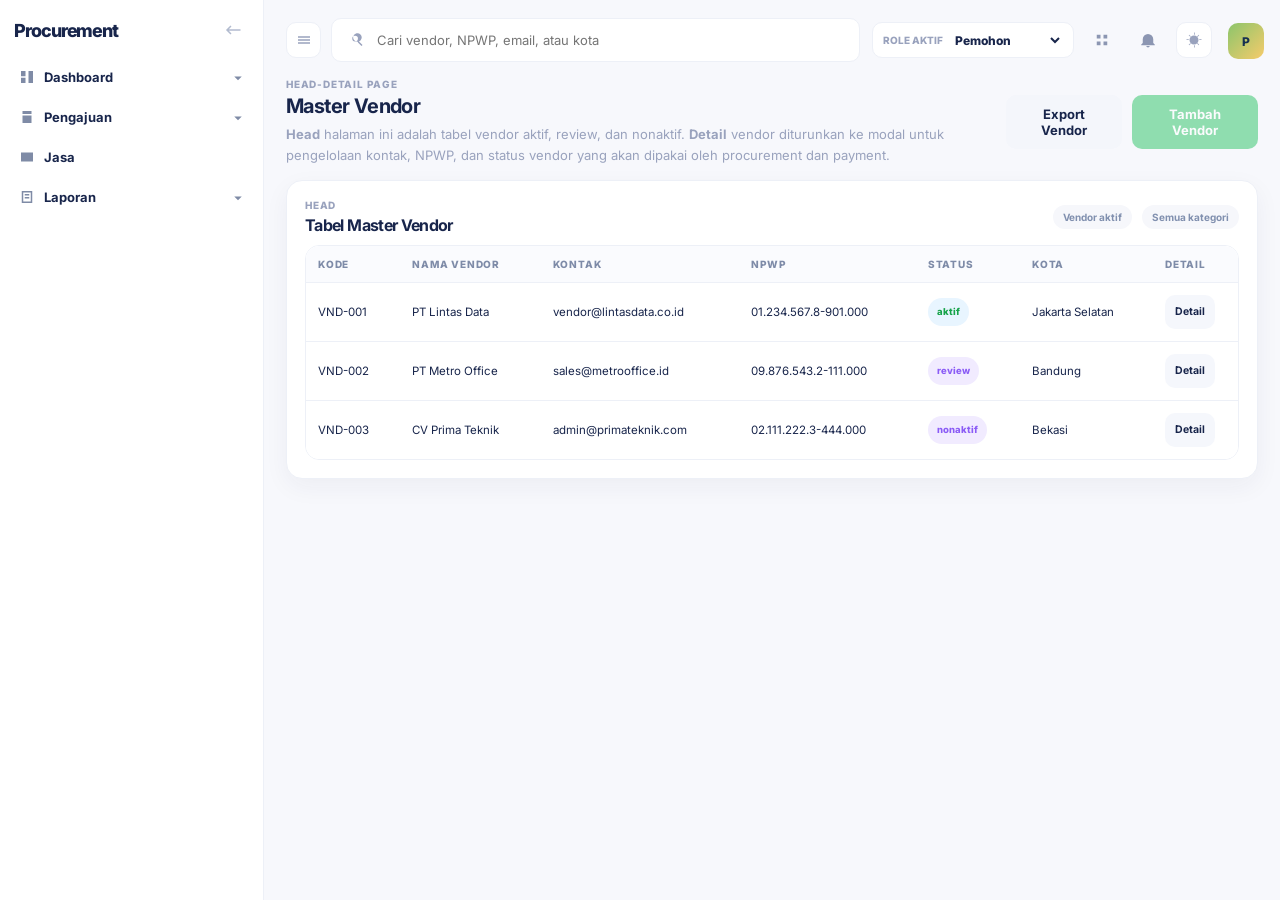
<file: master-vendor.html>
﻿<!DOCTYPE html>
<html lang="en">
  <head>
    <meta charset="UTF-8" />
    <meta name="viewport" content="width=device-width, initial-scale=1.0" />
    <title>Master Vendor - Procurement UI Prototype</title>
    <link rel="preconnect" href="https://fonts.googleapis.com" />
    <link rel="preconnect" href="https://fonts.gstatic.com" crossorigin />
    <link
      href="https://fonts.googleapis.com/css2?family=Inter:wght@400;500;600;700;800&display=swap"
      rel="stylesheet"
    />
    <link rel="stylesheet" href="./styles.css" />
  </head>
  <body
    data-theme="light"
    data-entity-singular="Vendor"
    data-entity-plural="Master Vendor"
  >
    <div class="app-shell">
      <aside class="sidebar" id="sidebar">
        <div class="sidebar-brand">
          <div class="brand-word">Procurement</div>
          <button class="collapse-button" type="button" aria-label="Collapse sidebar">
            <svg viewBox="0 0 24 24" aria-hidden="true">
              <path d="M10 7.4 8.6 6 2.6 12l6 6 1.4-1.4L6.4 13H22v-2H6.4L10 7.4Z" />
            </svg>
          </button>
        </div>

        <nav class="sidebar-nav">
          <div class="nav-module">
            <button class="nav-module-head" type="button" aria-expanded="false">
              <span class="nav-module-title">
                <span class="nav-module-icon">
                  <svg viewBox="0 0 24 24" aria-hidden="true">
                    <path d="M6 4h12v4H6V4Zm0 6h12v10H6V10Zm2 2v2h3v-2H8Zm0 4v2h8v-2H8Z" />
                  </svg>
                </span>
                Dashboard
              </span>
              <span class="nav-module-arrow">
                <svg viewBox="0 0 24 24" aria-hidden="true">
                  <path d="m7 10 5 5 5-5H7Z" />
                </svg>
              </span>
            </button>
            <div class="nav-submenu" hidden>
              <a class="nav-sublink is-disabled" href="#">Ringkas</a>
              <a class="nav-sublink is-disabled" href="#">Inbox</a>
            </div>
          </div>
          <div class="nav-module">
            <button class="nav-module-head" type="button" aria-expanded="true">
              <span class="nav-module-title">
                <span class="nav-module-icon">
                  <svg viewBox="0 0 24 24" aria-hidden="true">
                    <path d="M6 3h8l5 5v13H6V3Zm8 1.5V9h4.5L14 4.5Z" />
                  </svg>
                </span>
                Master
              </span>
              <span class="nav-module-arrow">
                <svg viewBox="0 0 24 24" aria-hidden="true">
                  <path d="m7 10 5 5 5-5H7Z" />
                </svg>
              </span>
            </button>
            <div class="nav-submenu">
              <a class="nav-sublink" href="./index.html">Barang</a>
              <a class="nav-sublink active" href="./master-vendor.html">Vendor</a>
              <a class="nav-sublink" href="./master-divisi-role.html">Divisi</a>
              <a class="nav-sublink" href="./master-user-role.html">User & Role</a>
            </div>
          </div>
          <div class="nav-module">
            <button class="nav-module-head" type="button" aria-expanded="false">
              <span class="nav-module-title">
                <span class="nav-module-icon">
                  <svg viewBox="0 0 24 24" aria-hidden="true">
                    <path d="M6 3h8l5 5v13H6V3Zm8 1.5V9h4.5L14 4.5Z" />
                  </svg>
                </span>
                Pengajuan
              </span>
              <span class="nav-module-arrow">
                <svg viewBox="0 0 24 24" aria-hidden="true">
                  <path d="m7 10 5 5 5-5H7Z" />
                </svg>
              </span>
            </button>
            <div class="nav-submenu" hidden>
              <a class="nav-sublink" href="./pengajuan-barang.html">Barang</a>
              <a class="nav-sublink" href="./pengajuan-jasa.html">Jasa</a>
            </div>
          </div>
          <div class="nav-module">
            <button class="nav-module-head" type="button" aria-expanded="false">
              <span class="nav-module-title">
                <span class="nav-module-icon">
                  <svg viewBox="0 0 24 24" aria-hidden="true">
                    <path d="M5 4h14v3H5V4Zm0 5h14v11H5V9Zm2 2v2h10v-2H7Zm0 4v2h7v-2H7Z" />
                  </svg>
                </span>
                Approval
              </span>
              <span class="nav-module-arrow">
                <svg viewBox="0 0 24 24" aria-hidden="true">
                  <path d="m7 10 5 5 5-5H7Z" />
                </svg>
              </span>
            </button>
            <div class="nav-submenu" hidden>
              <a class="nav-sublink is-disabled" href="#">Approval Divisi</a>
              <a class="nav-sublink is-disabled" href="#">Review</a>
              <a class="nav-sublink is-disabled" href="#">Approval Akun</a>
              <a class="nav-sublink is-disabled" href="#">Approval Purchasing</a>
              <a class="nav-sublink is-disabled" href="#">Approval Dir.</a>
            </div>
          </div>
          <div class="nav-module">
            <button class="nav-module-head" type="button" aria-expanded="false">
              <span class="nav-module-title">
                <span class="nav-module-icon">
                  <svg viewBox="0 0 24 24" aria-hidden="true">
                    <path d="M4 5h16v3H4V5Zm2 5h12v9H6v-9Zm2 2v5h8v-5H8Z" />
                  </svg>
                </span>
                Penawaran & PO
              </span>
              <span class="nav-module-arrow">
                <svg viewBox="0 0 24 24" aria-hidden="true">
                  <path d="m7 10 5 5 5-5H7Z" />
                </svg>
              </span>
            </button>
            <div class="nav-submenu" hidden>
              <a class="nav-sublink" href="./procurement-penawaran.html">Penawaran</a>
              <a class="nav-sublink" href="./procurement-po.html">Buat PO</a>
            </div>
          </div>
          <div class="nav-module">
            <button class="nav-module-head" type="button" aria-expanded="false">
              <span class="nav-module-title">
                <span class="nav-module-icon">
                  <svg viewBox="0 0 24 24" aria-hidden="true">
                    <path d="M5 4h14v4H5V4Zm0 6h14v10H5V10Zm2 2v6h4v-6H7Z" />
                  </svg>
                </span>
                Terima & Retur
              </span>
              <span class="nav-module-arrow">
                <svg viewBox="0 0 24 24" aria-hidden="true">
                  <path d="m7 10 5 5 5-5H7Z" />
                </svg>
              </span>
            </button>
            <div class="nav-submenu" hidden>
              <a class="nav-sublink" href="./penerimaan-barang.html">Penerimaan</a>
              <a class="nav-sublink" href="./retur-barang.html">Retur</a>
            </div>
          </div>
          <div class="nav-module">
            <a class="nav-module-link is-disabled" href="#">
              <span class="nav-module-title">
                <span class="nav-module-icon">
                  <svg viewBox="0 0 24 24" aria-hidden="true">
                    <path d="M4 6h16v12H4V6Zm2 2v8h12V8H6Zm2 2h8v2H8v-2Z" />
                  </svg>
                </span>
                Monitor Jasa
              </span>
            </a>
          </div>
          <div class="nav-module">
            <a class="nav-module-link is-disabled" href="#">
              <span class="nav-module-title">
                <span class="nav-module-icon">
                  <svg viewBox="0 0 24 24" aria-hidden="true">
                    <path d="M5 5h14v14H5V5Zm2 2v10h10V7H7Zm2 2h6v2H9V9Zm0 4h6v2H9v-2Z" />
                  </svg>
                </span>
                Tagihan
              </span>
            </a>
          </div>
          <div class="nav-module">
            <button class="nav-module-head" type="button" aria-expanded="false">
              <span class="nav-module-title">
                <span class="nav-module-icon">
                  <svg viewBox="0 0 24 24" aria-hidden="true">
                    <path d="M4 5h16v4H4V5Zm0 6h16v8H4v-8Zm2 2v4h5v-4H6Z" />
                  </svg>
                </span>
                AP & Pay
              </span>
              <span class="nav-module-arrow">
                <svg viewBox="0 0 24 24" aria-hidden="true">
                  <path d="m7 10 5 5 5-5H7Z" />
                </svg>
              </span>
            </button>
            <div class="nav-submenu" hidden>
              <a class="nav-sublink is-disabled" href="#">Anggaran</a>
              <a class="nav-sublink is-disabled" href="#">Bayar</a>
            </div>
          </div>
          <div class="nav-module">
            <button class="nav-module-head" type="button" aria-expanded="false">
              <span class="nav-module-title">
                <span class="nav-module-icon">
                  <svg viewBox="0 0 24 24" aria-hidden="true">
                    <path d="M7 3h10l4 4v14H3V3h4Zm1 2v14h10V8.5L15.5 5H8Zm2 4h6v2h-6V9Zm0 4h6v2h-6v-2Z" />
                  </svg>
                </span>
                Aset
              </span>
              <span class="nav-module-arrow">
                <svg viewBox="0 0 24 24" aria-hidden="true">
                  <path d="m7 10 5 5 5-5H7Z" />
                </svg>
              </span>
            </button>
            <div class="nav-submenu" hidden>
              <a class="nav-sublink is-disabled" href="#">Item Aset</a>
              <a class="nav-sublink is-disabled" href="#">Aktivasi</a>
            </div>
          </div>
          <div class="nav-module">
            <button class="nav-module-head" type="button" aria-expanded="false">
              <span class="nav-module-title">
                <span class="nav-module-icon">
                  <svg viewBox="0 0 24 24" aria-hidden="true">
                    <path d="M5 4h14v16H5V4Zm2 2v12h10V6H7Zm2 2h6v2H9V8Zm0 4h6v2H9v-2Z" />
                  </svg>
                </span>
                Laporan
              </span>
              <span class="nav-module-arrow">
                <svg viewBox="0 0 24 24" aria-hidden="true">
                  <path d="m7 10 5 5 5-5H7Z" />
                </svg>
              </span>
            </button>
            <div class="nav-submenu" hidden>
              <a class="nav-sublink is-disabled" href="#">Histori</a>
              <a class="nav-sublink is-disabled" href="#">Arsip</a>
              <a class="nav-sublink is-disabled" href="#">Ringkas</a>
            </div>
          </div>
        </nav>
      </aside>

      <main class="main-panel">
        <header class="topbar">
          <div class="topbar-left">
            <button class="icon-button mobile-only" id="sidebarToggle" type="button" aria-label="Toggle sidebar">
              <svg viewBox="0 0 24 24" aria-hidden="true">
                <path d="M4 7h16v2H4V7Zm0 8h16v2H4v-2Zm0-4h16v2H4v-2Z" />
              </svg>
            </button>
            <label class="search-shell" aria-label="Search">
              <svg viewBox="0 0 24 24" aria-hidden="true">
                <path d="m15.5 14 5 5-1.5 1.5-5-5v-.8l-.3-.3A6 6 0 1 1 15.5 14ZM10 14a4 4 0 1 0 0-8 4 4 0 0 0 0 8Z" />
              </svg>
              <input type="text" placeholder="Cari vendor, NPWP, email, atau kota" />
            </label>
          </div>

          <div class="topbar-right">
            <button class="utility-button" type="button" aria-label="Apps">
              <svg viewBox="0 0 24 24" aria-hidden="true">
                <path d="M5 5h5v5H5V5Zm9 0h5v5h-5V5ZM5 14h5v5H5v-5Zm9 0h5v5h-5v-5Z" />
              </svg>
            </button>
            <button class="utility-button" type="button" aria-label="Notifications">
              <svg viewBox="0 0 24 24" aria-hidden="true">
                <path d="M12 22a2.5 2.5 0 0 0 2.4-2H9.6A2.5 2.5 0 0 0 12 22Zm7-6V11a7 7 0 1 0-14 0v5L3 18v1h18v-1l-2-2Z" />
              </svg>
            </button>
            <button class="theme-toggle" id="themeToggle" type="button" aria-label="Toggle theme">
              <svg class="theme-icon theme-icon-sun" viewBox="0 0 24 24" aria-hidden="true">
                <path d="M12 18a6 6 0 1 1 0-12 6 6 0 0 1 0 12Zm0-16h1v3h-1V2Zm0 17h1v3h-1v-3ZM2 11h3v1H2v-1Zm17 0h3v1h-3v-1ZM4.9 18.4l.7.7 2.1-2.1-.7-.7-2.1 2.1Zm11.2-11.2.7.7 2.1-2.1-.7-.7-2.1 2.1ZM4.9 5.6l2.1 2.1.7-.7-2.1-2.1-.7.7Zm11.2 11.2 2.1 2.1.7-.7-2.1-2.1-.7.7Z" />
              </svg>
              <svg class="theme-icon theme-icon-moon" viewBox="0 0 24 24" aria-hidden="true">
                <path d="M14.7 2.2A8.8 8.8 0 1 0 21.8 15 7.4 7.4 0 0 1 14.7 2.2Z" />
              </svg>
            </button>
            <button class="avatar-button" type="button" aria-label="Profile">
              <span class="avatar-photo">IF</span>
            </button>
          </div>
        </header>

        <section class="page-head">
          <div>
            <p class="eyebrow">Head-Detail Page</p>
            <h2>Master Vendor</h2>
            <p class="page-copy">
              <strong>Head</strong> halaman ini adalah tabel vendor aktif,
              review, dan nonaktif. <strong>Detail</strong> vendor diturunkan ke
              modal untuk pengelolaan kontak, NPWP, dan status vendor yang akan
              dipakai oleh procurement dan payment.
            </p>
          </div>
          <div class="page-actions">
            <button class="secondary-button" type="button">Export Vendor</button>
            <button class="primary-button" id="openCreateModal" type="button">Tambah Vendor</button>
          </div>
        </section>

        <section class="panel panel-table">
          <div class="panel-head">
            <div>
              <p class="eyebrow">Head</p>
              <h3>Tabel Master Vendor</h3>
            </div>
            <div class="toolbar">
              <span class="filter-chip">Vendor aktif</span>
              <span class="filter-chip">Semua kategori</span>
            </div>
          </div>

          <div class="table-wrap">
            <table>
              <thead>
                <tr>
                  <th>Kode</th>
                  <th>Nama Vendor</th>
                  <th>Kontak</th>
                  <th>NPWP</th>
                  <th>Status</th>
                  <th>Kota</th>
                  <th>Detail</th>
                </tr>
              </thead>
              <tbody>
                <tr>
                  <td>VND-001</td>
                  <td>PT Lintas Data</td>
                  <td>vendor@lintasdata.co.id</td>
                  <td>01.234.567.8-901.000</td>
                  <td><span class="status-chip success">aktif</span></td>
                  <td>Jakarta Selatan</td>
                  <td>
                    <button
                      class="table-action"
                      type="button"
                      data-edit="true"
                      data-code="VND-001"
                      data-name="PT Lintas Data"
                      data-npwp="01.234.567.8-901.000"
                      data-email="vendor@lintasdata.co.id"
                      data-phone="021-7888-9900"
                      data-address="Jl. TB Simatupang No. 18, Jakarta Selatan"
                      data-status="Aktif"
                    >
                      Detail
                    </button>
                  </td>
                </tr>
                <tr>
                  <td>VND-002</td>
                  <td>PT Metro Office</td>
                  <td>sales@metrooffice.id</td>
                  <td>09.876.543.2-111.000</td>
                  <td><span class="status-chip review">review</span></td>
                  <td>Bandung</td>
                  <td>
                    <button
                      class="table-action"
                      type="button"
                      data-edit="true"
                      data-code="VND-002"
                      data-name="PT Metro Office"
                      data-npwp="09.876.543.2-111.000"
                      data-email="sales@metrooffice.id"
                      data-phone="022-4555-7711"
                      data-address="Jl. Setiabudi No. 52, Bandung"
                      data-status="Review"
                    >
                      Detail
                    </button>
                  </td>
                </tr>
                <tr>
                  <td>VND-003</td>
                  <td>CV Prima Teknik</td>
                  <td>admin@primateknik.com</td>
                  <td>02.111.222.3-444.000</td>
                  <td><span class="status-chip danger">nonaktif</span></td>
                  <td>Bekasi</td>
                  <td>
                    <button
                      class="table-action"
                      type="button"
                      data-edit="true"
                      data-code="VND-003"
                      data-name="CV Prima Teknik"
                      data-npwp="02.111.222.3-444.000"
                      data-email="admin@primateknik.com"
                      data-phone="021-6644-1188"
                      data-address="Jl. Industri Raya No. 4, Bekasi"
                      data-status="Nonaktif"
                    >
                      Detail
                    </button>
                  </td>
                </tr>
              </tbody>
            </table>
          </div>
        </section>
      </main>
    </div>

    <div class="modal-backdrop" id="modalBackdrop" hidden aria-hidden="true">
      <div class="modal-card" role="dialog" aria-modal="true" aria-hidden="true" aria-labelledby="modalTitle">
        <div class="modal-head">
          <div>
            <p class="eyebrow" id="modalKicker">Detail Data</p>
            <h3 id="modalTitle">Detail Vendor</h3>
          </div>
          <button class="icon-button tiny" id="closeModal" type="button" aria-label="Close modal">
            <svg viewBox="0 0 24 24" aria-hidden="true">
              <path d="m18.3 5.7-1-1L12 10 6.7 4.7l-1 1L11 11l-5.3 5.3 1 1L12 12l5.3 5.3 1-1L13 11l5.3-5.3Z" />
            </svg>
          </button>
        </div>

        <form class="modal-form" id="requestForm">
          <section class="form-section">
            <div class="form-section-head">
              <strong>Data Vendor</strong>
              <p>
                Mengikuti entitas `vendor`: kode vendor, nama, NPWP, email,
                telepon, alamat, URL, dan status vendor.
              </p>
            </div>

            <div class="form-grid">
              <label>
                <span>Kode Vendor</span>
                <input
                  data-field="code"
                  data-primary-field
                  name="code"
                  type="text"
                  placeholder="VND-004"
                />
              </label>
              <label>
                <span>Nama Vendor</span>
                <input
                  data-field="name"
                  name="name"
                  type="text"
                  placeholder="PT Vendor Baru"
                />
              </label>
            </div>

            <div class="form-grid">
              <label>
                <span>NPWP</span>
                <input
                  data-field="npwp"
                  name="npwp"
                  type="text"
                  placeholder="00.000.000.0-000.000"
                />
              </label>
              <label>
                <span>Email Vendor</span>
                <input
                  data-field="email"
                  name="email"
                  type="email"
                  placeholder="sales@vendor.id"
                />
              </label>
            </div>

            <div class="form-grid">
              <label>
                <span>Telepon</span>
                <input
                  data-field="phone"
                  name="phone"
                  type="text"
                  placeholder="021-5555-1234"
                />
              </label>
              <label>
                <span>Status Vendor</span>
                <select data-field="status" name="status">
                  <option value="Aktif">Aktif</option>
                  <option value="Review">Review</option>
                  <option value="Nonaktif">Nonaktif</option>
                </select>
              </label>
            </div>

            <label class="field-span-2">
              <span>Alamat / Catatan Vendor</span>
              <textarea
                data-field="address"
                name="address"
                rows="5"
                placeholder="Alamat vendor sesuai dokumen legal"
              ></textarea>
            </label>
          </section>

          <div class="modal-actions">
            <button class="secondary-button" id="cancelModal" type="button">Tutup</button>
            <button class="primary-button" type="submit">Simpan</button>
          </div>
        </form>
      </div>
    </div>

    <div class="inline-alert" id="inlineAlert" hidden>
      <div class="inline-alert-icon"></div>
      <div>
        <strong id="inlineAlertTitle">Status</strong>
        <p id="inlineAlertText">Alert detail</p>
      </div>
      <button class="icon-button tiny" id="dismissAlert" type="button" aria-label="Dismiss alert">
        <svg viewBox="0 0 24 24" aria-hidden="true">
          <path d="m18.3 5.7-1-1L12 10 6.7 4.7l-1 1L11 11l-5.3 5.3 1 1L12 12l5.3 5.3 1-1L13 11l5.3-5.3Z" />
        </svg>
      </button>
    </div>

    <script src="./script.js"></script>
  </body>
</html>
</file>
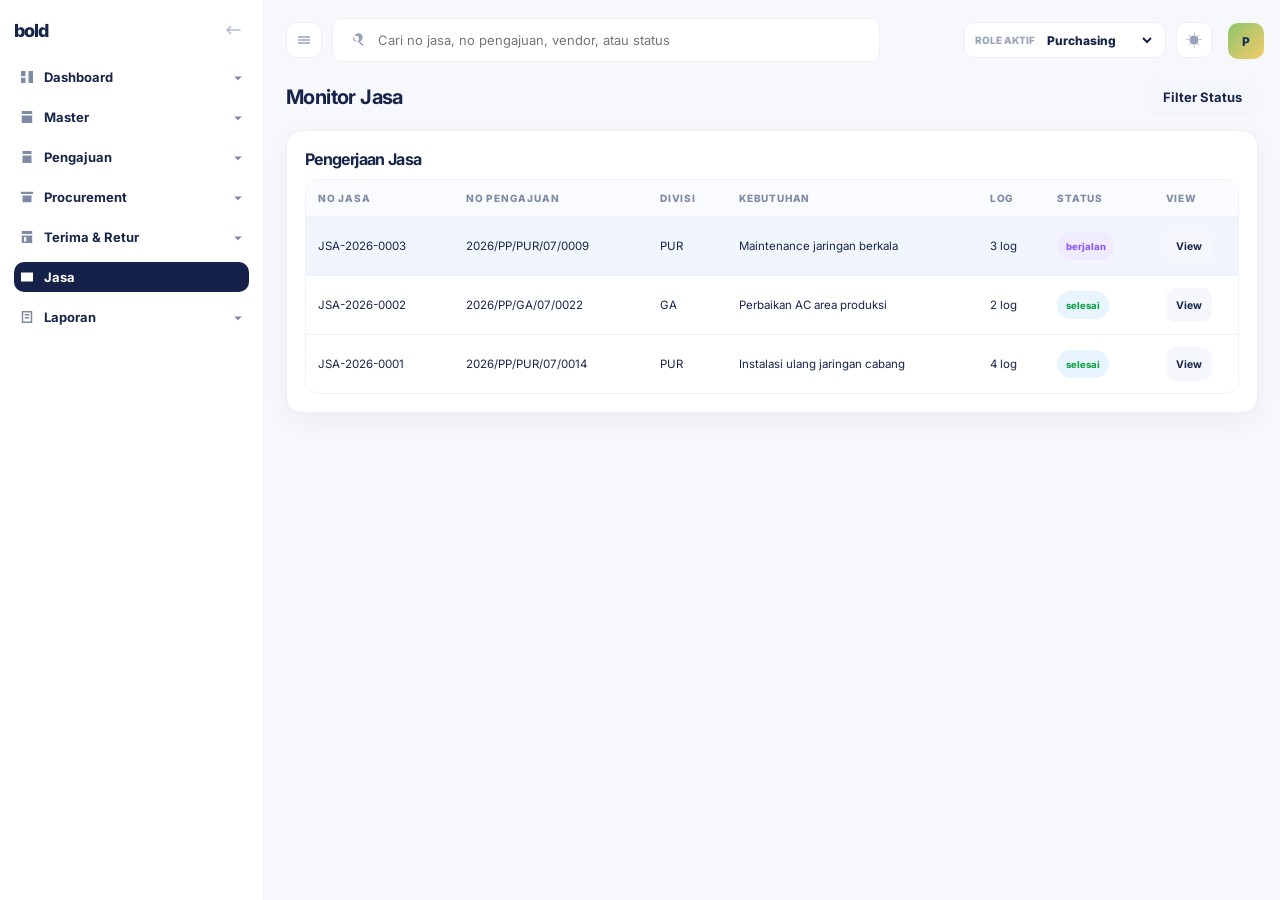
<file: monitor-jasa.html>
<!DOCTYPE html>
<html lang="en">
  <head>
    <meta charset="UTF-8" />
    <meta name="viewport" content="width=device-width, initial-scale=1.0" />
    <title>Monitor Jasa - Procurement UI Prototype</title>
    <link rel="preconnect" href="https://fonts.googleapis.com" />
    <link rel="preconnect" href="https://fonts.gstatic.com" crossorigin />
    <link
      href="https://fonts.googleapis.com/css2?family=Inter:wght@400;500;600;700;800&display=swap"
      rel="stylesheet"
    />
    <link rel="stylesheet" href="./styles.css" />
  </head>
  <body
    data-theme="light"
    data-entity-singular="Penyelesaian Jasa"
    data-entity-plural="Monitoring Jasa"
    data-detail-view="monitor-jasa"
    data-default-role="purchasing"
  >
    <div class="app-shell">
      <aside class="sidebar" id="sidebar">
        <div class="sidebar-brand">
          <div class="brand-word">bold</div>
          <button class="collapse-button" type="button" aria-label="Collapse sidebar">
            <svg viewBox="0 0 24 24" aria-hidden="true">
              <path d="M10 7.4 8.6 6 2.6 12l6 6 1.4-1.4L6.4 13H22v-2H6.4L10 7.4Z" />
            </svg>
          </button>
        </div>
        <nav class="sidebar-nav"></nav>
      </aside>

      <main class="main-panel">
        <header class="topbar">
          <div class="topbar-left">
            <button class="icon-button mobile-only" id="sidebarToggle" type="button" aria-label="Toggle sidebar">
              <svg viewBox="0 0 24 24" aria-hidden="true">
                <path d="M4 7h16v2H4V7Zm0 8h16v2H4v-2Zm0-4h16v2H4v-2Z" />
              </svg>
            </button>
            <label class="search-shell" aria-label="Search">
              <svg viewBox="0 0 24 24" aria-hidden="true">
                <path d="m15.5 14 5 5-1.5 1.5-5-5v-.8l-.3-.3A6 6 0 1 1 15.5 14ZM10 14a4 4 0 1 0 0-8 4 4 0 0 0 0 8Z" />
              </svg>
              <input type="text" placeholder="Cari no jasa, no pengajuan, vendor, atau status" />
            </label>
          </div>
          <div class="topbar-right">
            <button class="theme-toggle" id="themeToggle" type="button" aria-label="Toggle theme">
              <svg class="theme-icon theme-icon-sun" viewBox="0 0 24 24" aria-hidden="true">
                <path d="M12 18a6 6 0 1 1 0-12 6 6 0 0 1 0 12Zm0-16h1v3h-1V2Zm0 17h1v3h-1v-3ZM2 11h3v1H2v-1Zm17 0h3v1h-3v-1ZM4.9 18.4l.7.7 2.1-2.1-.7-.7-2.1 2.1Zm11.2-11.2.7.7 2.1-2.1-.7-.7-2.1 2.1ZM4.9 5.6l2.1 2.1.7-.7-2.1-2.1-.7.7Zm11.2 11.2 2.1 2.1.7-.7-2.1-2.1-.7.7Z" />
              </svg>
              <svg class="theme-icon theme-icon-moon" viewBox="0 0 24 24" aria-hidden="true">
                <path d="M14.7 2.2A8.8 8.8 0 1 0 21.8 15 7.4 7.4 0 0 1 14.7 2.2Z" />
              </svg>
            </button>
            <button class="avatar-button" type="button" aria-label="Profile">
              <span class="avatar-photo">PR</span>
            </button>
          </div>
        </header>

        <section class="page-head">
          <div>
            <h2>Monitor Jasa</h2>
          </div>
          <div class="page-actions">
            <button class="secondary-button" type="button">Filter Status</button>
          </div>
        </section>

        <section class="panel panel-table">
          <div class="panel-head">
            <div>
              <h3>Pengerjaan Jasa</h3>
            </div>
          </div>

          <div class="table-wrap">
            <table>
              <thead>
                <tr>
                  <th>No Jasa</th>
                  <th>No Pengajuan</th>
                  <th>Divisi</th>
                  <th>Kebutuhan</th>
                  <th>Log</th>
                  <th>Status</th>
                  <th>View</th>
                </tr>
              </thead>
              <tbody id="requestTableBody">
                <tr class="master-slave-row is-active">
                  <td>JSA-2026-0003</td>
                  <td>2026/PP/PUR/07/0009</td>
                  <td>PUR</td>
                  <td>Maintenance jaringan berkala</td>
                  <td>3 log</td>
                  <td><span class="status-chip review">berjalan</span></td>
                  <td>
                    <button class="table-action" type="button" data-detail="true" data-code="JSA-2026-0003" data-status="berjalan">
                      View
                    </button>
                  </td>
                </tr>
                <tr class="master-slave-row">
                  <td>JSA-2026-0002</td>
                  <td>2026/PP/GA/07/0022</td>
                  <td>GA</td>
                  <td>Perbaikan AC area produksi</td>
                  <td>2 log</td>
                  <td><span class="status-chip success">selesai</span></td>
                  <td>
                    <button class="table-action" type="button" data-detail="true" data-code="JSA-2026-0002" data-status="selesai">
                      View
                    </button>
                  </td>
                </tr>
                <tr class="master-slave-row">
                  <td>JSA-2026-0001</td>
                  <td>2026/PP/PUR/07/0014</td>
                  <td>PUR</td>
                  <td>Instalasi ulang jaringan cabang</td>
                  <td>4 log</td>
                  <td><span class="status-chip success">selesai</span></td>
                  <td>
                    <button class="table-action" type="button" data-detail="true" data-code="JSA-2026-0001" data-status="selesai">
                      View
                    </button>
                  </td>
                </tr>
              </tbody>
            </table>
          </div>
        </section>
      </main>
    </div>

    <div class="modal-backdrop" id="serviceActivityBackdrop" hidden aria-hidden="true">
      <div class="modal-card" role="dialog" aria-modal="true" aria-hidden="true" aria-labelledby="serviceActivityTitle">
        <div class="modal-head">
          <div>
            <p class="eyebrow" id="serviceActivityKicker">Tambah Log</p>
            <h3 id="serviceActivityTitle">Log Pengerjaan Jasa</h3>
          </div>
          <button class="icon-button tiny" id="closeServiceActivityModal" type="button" aria-label="Close modal">
            <svg viewBox="0 0 24 24" aria-hidden="true">
              <path d="m18.3 5.7-1-1L12 10 6.7 4.7l-1 1L11 11l-5.3 5.3 1 1L12 12l5.3 5.3 1-1L13 11l5.3-5.3Z" />
            </svg>
          </button>
        </div>

        <form class="modal-form" id="serviceActivityForm">
          <section class="form-section">
            <div class="form-grid">
              <label>
                <span>Tanggal</span>
                <input data-service-activity-field="date" name="tgl_aktivitas" type="text" readonly />
              </label>
              <label>
                <span>Status</span>
                <select data-service-activity-field="status" name="status">
                  <option value="berjalan">berjalan</option>
                  <option value="selesai">selesai</option>
                </select>
              </label>
            </div>
            <label class="field-span-2">
              <span>Log Pengerjaan</span>
              <textarea data-service-activity-field="description" name="uraian_aktivitas" rows="4" required placeholder="Catatan pekerjaan yang dilakukan"></textarea>
            </label>
            <label class="field-span-2">
              <span>Foto Aktivitas</span>
              <input data-service-activity-field="activityPhoto" name="foto_aktivitas" type="text" placeholder="foto-aktivitas.jpg" />
            </label>
            <label class="field-span-2">
              <span>Catatan</span>
              <textarea data-service-activity-field="notes" name="catatan" rows="3" placeholder="Catatan log"></textarea>
            </label>
          </section>
          <div class="modal-actions">
            <button class="secondary-button" id="cancelServiceActivityModal" type="button">Batal</button>
            <button class="primary-button" id="saveServiceActivityButton" type="submit">Simpan Log</button>
          </div>
        </form>
      </div>
    </div>

    <div class="modal-backdrop" id="detailModalBackdrop" hidden aria-hidden="true">
      <div class="modal-card modal-card-wide" role="dialog" aria-modal="true" aria-hidden="true" aria-labelledby="modalTitle">
        <div class="modal-head">
          <div>
            <p class="eyebrow" id="modalKicker">Detail</p>
            <h3 id="modalTitle">Detail Monitor Jasa</h3>
          </div>
          <button class="icon-button tiny" id="closeDetailModal" type="button" aria-label="Close modal">
            <svg viewBox="0 0 24 24" aria-hidden="true">
              <path d="m18.3 5.7-1-1L12 10 6.7 4.7l-1 1L11 11l-5.3 5.3 1 1L12 12l5.3 5.3 1-1L13 11l5.3-5.3Z" />
            </svg>
          </button>
        </div>
        <div class="modal-form" id="detailModalBody"></div>
        <div class="modal-actions">
          <div class="detail-status-actions" id="detailStatusActions"></div>
          <button class="secondary-button" id="cancelDetailModal" type="button">Tutup</button>
        </div>
      </div>
    </div>

    <script id="detailRecordsData" type="application/json">
      {
        "JSA-2026-0003": {
          "header": {
            "code": "JSA-2026-0003",
            "requestCode": "2026/PP/PUR/07/0009",
            "division": "PUR",
            "serviceDate": "15 Jul 2026",
            "status": "berjalan"
          },
          "request": {
            "requestCode": "2026/PP/PUR/07/0009",
            "division": "PUR",
            "date": "06 Jul 2026",
            "need": "Maintenance jaringan berkala.",
            "budget": "Rp45.000.000"
          },
          "activities": [
            { "no": "JSA-2026-0003-01", "date": "15 Jul 2026", "description": "Kickoff dan konfirmasi scope pekerjaan.", "activityPhoto": "foto-kickoff.jpg", "status": "selesai", "notes": "Scope disepakati." },
            { "no": "JSA-2026-0003-02", "date": "16 Jul 2026", "description": "Pemeriksaan access point dan backup konfigurasi.", "activityPhoto": "foto-pemeriksaan-ap.jpg", "status": "selesai", "notes": "Tidak ada perangkat rusak." },
            { "no": "JSA-2026-0003-03", "date": "17 Jul 2026", "description": "Preventive maintenance switch core.", "activityPhoto": "-", "status": "berjalan", "notes": "Menunggu window maintenance malam." }
          ]
        },
        "JSA-2026-0002": {
          "header": {
            "code": "JSA-2026-0002",
            "requestCode": "2026/PP/GA/07/0022",
            "division": "GA",
            "serviceDate": "14 Jul 2026",
            "status": "selesai"
          },
          "request": {
            "requestCode": "2026/PP/GA/07/0022",
            "division": "GA",
            "date": "13 Jul 2026",
            "need": "Perbaikan AC area produksi.",
            "budget": "Rp18.000.000"
          },
          "activities": [
            { "no": "JSA-2026-0002-01", "date": "14 Jul 2026", "description": "Pemeriksaan unit AC dan penggantian komponen.", "activityPhoto": "foto-perbaikan.jpg", "status": "selesai", "notes": "Area produksi kembali normal." },
            { "no": "JSA-2026-0002-02", "date": "14 Jul 2026", "description": "Uji fungsi setelah perbaikan.", "activityPhoto": "foto-uji-ac.jpg", "status": "selesai", "notes": "Siap dicek finance." }
          ]
        },
        "JSA-2026-0001": {
          "header": {
            "code": "JSA-2026-0001",
            "requestCode": "2026/PP/PUR/07/0014",
            "division": "PUR",
            "serviceDate": "12 Jul 2026",
            "status": "selesai"
          },
          "request": {
            "requestCode": "2026/PP/PUR/07/0014",
            "division": "PUR",
            "date": "09 Jul 2026",
            "need": "Instalasi ulang jaringan cabang dan konfigurasi access point.",
            "budget": "Rp28.500.000"
          },
          "activities": [
            { "no": "JSA-2026-0001-01", "date": "12 Jul 2026", "description": "Survey lokasi cabang.", "activityPhoto": "foto-survey-cabang.jpg", "status": "selesai", "notes": "Rute kabel final." },
            { "no": "JSA-2026-0001-02", "date": "13 Jul 2026", "description": "Penarikan kabel dan konfigurasi AP.", "activityPhoto": "foto-instalasi-ap.jpg", "status": "selesai", "notes": "Selesai di dua cabang." },
            { "no": "JSA-2026-0001-03", "date": "14 Jul 2026", "description": "UAT koneksi.", "activityPhoto": "foto-uat-network.jpg", "status": "selesai", "notes": "User cabang sudah test." },
            { "no": "JSA-2026-0001-04", "date": "14 Jul 2026", "description": "Serah terima hasil pekerjaan.", "activityPhoto": "foto-serah-terima.jpg", "status": "selesai", "notes": "Siap finance process." }
          ]
        }
      }
    </script>

    <div class="inline-alert" id="inlineAlert" hidden>
      <div class="inline-alert-icon"></div>
      <div>
        <strong id="inlineAlertTitle">Status</strong>
        <p id="inlineAlertText">Alert detail</p>
      </div>
      <button class="icon-button tiny" id="dismissAlert" type="button" aria-label="Dismiss alert">
        <svg viewBox="0 0 24 24" aria-hidden="true">
          <path d="m18.3 5.7-1-1L12 10 6.7 4.7l-1 1L11 11l-5.3 5.3 1 1L12 12l5.3 5.3 1-1L13 11l5.3-5.3Z" />
        </svg>
      </button>
    </div>

    <script src="./script.js"></script>
  </body>
</html>
</file>
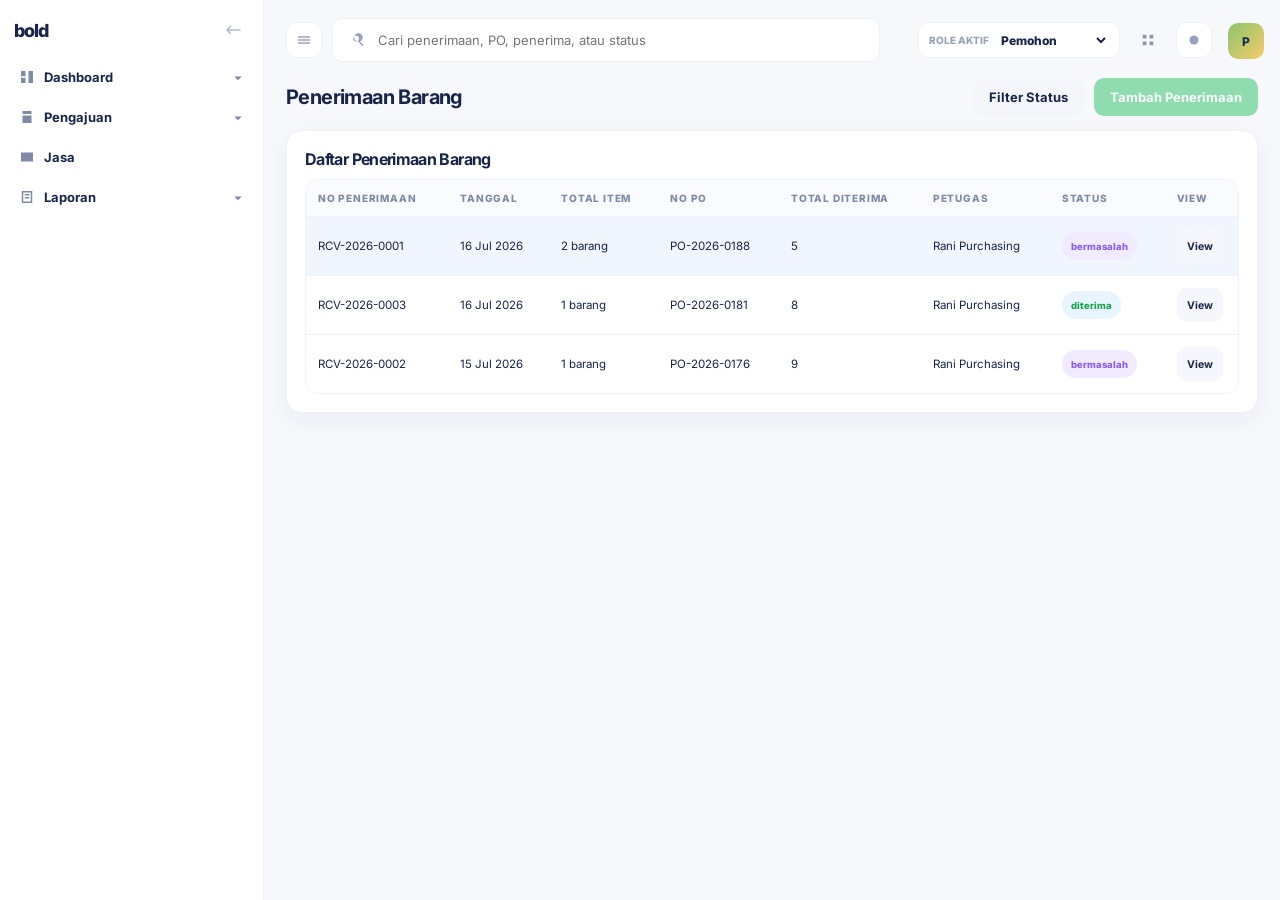
<file: penerimaan-barang.html>
<!DOCTYPE html>
<html lang="en">
  <head>
    <meta charset="UTF-8" />
    <meta name="viewport" content="width=device-width, initial-scale=1.0" />
    <title>Penerimaan Barang - Procurement UI Prototype</title>
    <link rel="preconnect" href="https://fonts.googleapis.com" />
    <link rel="preconnect" href="https://fonts.gstatic.com" crossorigin />
    <link
      href="https://fonts.googleapis.com/css2?family=Inter:wght@400;500;600;700;800&display=swap"
      rel="stylesheet"
    />
    <link rel="stylesheet" href="./styles.css" />
  </head>
  <body
    data-theme="light"
    data-entity-singular="Penerimaan Barang"
    data-entity-plural="Penerimaan Barang"
    data-detail-view="penerimaan-barang"
  >
    <div class="app-shell">
      <aside class="sidebar" id="sidebar">
        <div class="sidebar-brand">
          <div class="brand-word">bold</div>
          <button class="collapse-button" type="button" aria-label="Collapse sidebar">
            <svg viewBox="0 0 24 24" aria-hidden="true">
              <path d="M10 7.4 8.6 6 2.6 12l6 6 1.4-1.4L6.4 13H22v-2H6.4L10 7.4Z" />
            </svg>
          </button>
        </div>

        <nav class="sidebar-nav">
          <div class="nav-module">
            <a class="nav-module-link is-disabled" href="#">
              <span class="nav-module-title">
                <span class="nav-module-icon"><svg viewBox="0 0 24 24"><path d="M4 13h6v7H4v-7Zm10-9h6v16h-6V4ZM4 4h6v7H4V4Z" /></svg></span>
                Dashboard
              </span>
            </a>
          </div>
          <div class="nav-module">
            <button class="nav-module-head" type="button" aria-expanded="false">
              <span class="nav-module-title">
                <span class="nav-module-icon"><svg viewBox="0 0 24 24"><path d="M5 4h14v4H5V4Zm0 6h14v10H5V10Z" /></svg></span>
                Master
              </span>
              <span class="nav-module-arrow"><svg viewBox="0 0 24 24"><path d="m7 10 5 5 5-5H7Z" /></svg></span>
            </button>
            <div class="nav-submenu" hidden>
              <a class="nav-sublink" href="./index.html">Barang</a>
              <a class="nav-sublink" href="./master-vendor.html">Vendor</a>
              <a class="nav-sublink" href="./master-divisi-role.html">Divisi</a>
              <a class="nav-sublink" href="./master-user-role.html">User & Role</a>
            </div>
          </div>
          <div class="nav-module">
            <button class="nav-module-head" type="button" aria-expanded="false">
              <span class="nav-module-title">
                <span class="nav-module-icon"><svg viewBox="0 0 24 24"><path d="M6 4h12v4H6V4Zm0 6h12v10H6V10Z" /></svg></span>
                Pengajuan
              </span>
              <span class="nav-module-arrow"><svg viewBox="0 0 24 24"><path d="m7 10 5 5 5-5H7Z" /></svg></span>
            </button>
            <div class="nav-submenu" hidden>
              <a class="nav-sublink" href="./pengajuan-barang.html">Barang</a>
              <a class="nav-sublink" href="./pengajuan-jasa.html">Jasa</a>
            </div>
          </div>
          <div class="nav-module">
            <button class="nav-module-head" type="button" aria-expanded="false">
              <span class="nav-module-title">
                <span class="nav-module-icon"><svg viewBox="0 0 24 24"><path d="M4 5h16v3H4V5Zm2 5h12v9H6v-9Z" /></svg></span>
                Penawaran & PO
              </span>
              <span class="nav-module-arrow"><svg viewBox="0 0 24 24"><path d="m7 10 5 5 5-5H7Z" /></svg></span>
            </button>
            <div class="nav-submenu" hidden>
              <a class="nav-sublink" href="./procurement-penawaran.html">Penawaran</a>
              <a class="nav-sublink" href="./procurement-po.html">PO</a>
            </div>
          </div>
          <div class="nav-module">
            <button class="nav-module-head" type="button" aria-expanded="true">
              <span class="nav-module-title">
                <span class="nav-module-icon"><svg viewBox="0 0 24 24"><path d="M5 4h14v4H5V4Zm0 6h14v10H5V10Zm3 2v6h3v-6H8Z" /></svg></span>
                Terima & Retur
              </span>
              <span class="nav-module-arrow"><svg viewBox="0 0 24 24"><path d="m7 10 5 5 5-5H7Z" /></svg></span>
            </button>
            <div class="nav-submenu">
              <a class="nav-sublink active" href="./penerimaan-barang.html">Penerimaan</a>
              <a class="nav-sublink" href="./retur-barang.html">Retur</a>
            </div>
          </div>
          <div class="nav-module">
            <a class="nav-module-link is-disabled" href="#">
              <span class="nav-module-title">
                <span class="nav-module-icon"><svg viewBox="0 0 24 24"><path d="M4 6h16v12H4V6Zm3 3h10v2H7V9Zm0 4h7v2H7v-2Z" /></svg></span>
                Laporan
              </span>
            </a>
          </div>
        </nav>
      </aside>

      <main class="main-panel">
        <header class="topbar">
          <div class="topbar-left">
            <button class="icon-button mobile-only" id="sidebarToggle" type="button" aria-label="Toggle sidebar">
              <svg viewBox="0 0 24 24" aria-hidden="true">
                <path d="M4 7h16v2H4V7Zm0 8h16v2H4v-2Zm0-4h16v2H4v-2Z" />
              </svg>
            </button>
            <label class="search-shell" aria-label="Search">
              <svg viewBox="0 0 24 24" aria-hidden="true">
                <path d="m15.5 14 5 5-1.5 1.5-5-5v-.8l-.3-.3A6 6 0 1 1 15.5 14ZM10 14a4 4 0 1 0 0-8 4 4 0 0 0 0 8Z" />
              </svg>
              <input type="text" placeholder="Cari penerimaan, PO, penerima, atau status" />
            </label>
          </div>

          <div class="topbar-right">
            <button class="utility-button" type="button" aria-label="Apps">
              <svg viewBox="0 0 24 24" aria-hidden="true"><path d="M5 5h5v5H5V5Zm9 0h5v5h-5V5ZM5 14h5v5H5v-5Zm9 0h5v5h-5v-5Z" /></svg>
            </button>
            <button class="theme-toggle" id="themeToggle" type="button" aria-label="Toggle theme">
              <svg class="theme-icon theme-icon-sun" viewBox="0 0 24 24" aria-hidden="true"><path d="M12 18a6 6 0 1 1 0-12 6 6 0 0 1 0 12Z" /></svg>
              <svg class="theme-icon theme-icon-moon" viewBox="0 0 24 24" aria-hidden="true"><path d="M14.7 2.2A8.8 8.8 0 1 0 21.8 15 7.4 7.4 0 0 1 14.7 2.2Z" /></svg>
            </button>
            <button class="avatar-button" type="button" aria-label="Profile">
              <span class="avatar-photo">MS</span>
            </button>
          </div>
        </header>

        <section class="page-head">
          <div>
            <h2>Penerimaan Barang</h2>
          </div>
          <div class="page-actions">
            <button class="secondary-button" type="button">Filter Status</button>
            <button class="primary-button" id="openCreateModal" type="button">Tambah Penerimaan</button>
          </div>
        </section>

        <section class="panel panel-table">
          <div class="panel-head">
            <div>
              <h3>Daftar Penerimaan Barang</h3>
            </div>
          </div>

          <div class="table-wrap">
            <table>
              <thead>
                <tr>
                  <th>No Penerimaan</th>
                  <th>Tanggal</th>
                  <th>Total Item</th>
                  <th>No PO</th>
                  <th>Total Diterima</th>
                  <th>Petugas</th>
                  <th>Status</th>
                  <th>View</th>
                </tr>
              </thead>
              <tbody id="requestTableBody">
                <tr class="master-slave-row is-active">
                  <td>RCV-2026-0001</td>
                  <td>16 Jul 2026</td>
                  <td>2 barang</td>
                  <td>PO-2026-0188</td>
                  <td>5</td>
                  <td>Rani Purchasing</td>
                  <td><span class="status-chip danger">bermasalah</span></td>
                  <td>
                    <button class="table-action" type="button" data-detail="true" data-code="RCV-2026-0001" data-status="bermasalah">View</button>
                  </td>
                </tr>
                <tr class="master-slave-row">
                  <td>RCV-2026-0003</td>
                  <td>16 Jul 2026</td>
                  <td>1 barang</td>
                  <td>PO-2026-0181</td>
                  <td>8</td>
                  <td>Rani Purchasing</td>
                  <td><span class="status-chip success">diterima</span></td>
                  <td>
                    <button class="table-action" type="button" data-detail="true" data-code="RCV-2026-0003" data-status="diterima">View</button>
                  </td>
                </tr>
                <tr class="master-slave-row">
                  <td>RCV-2026-0002</td>
                  <td>15 Jul 2026</td>
                  <td>1 barang</td>
                  <td>PO-2026-0176</td>
                  <td>9</td>
                  <td>Rani Purchasing</td>
                  <td><span class="status-chip danger">bermasalah</span></td>
                  <td>
                    <button class="table-action" type="button" data-detail="true" data-code="RCV-2026-0002" data-status="bermasalah">View</button>
                  </td>
                </tr>
              </tbody>
            </table>
          </div>
        </section>
      </main>
    </div>

    <div class="modal-backdrop" id="createModalBackdrop" hidden aria-hidden="true">
      <div class="modal-card modal-card-wide" role="dialog" aria-modal="true" aria-hidden="true" aria-labelledby="createModalTitle">
        <div class="modal-head">
          <div>
            <p class="eyebrow" id="createModalKicker">Tambah</p>
            <h3 id="createModalTitle">Tambah Penerimaan Barang</h3>
          </div>
          <button class="icon-button tiny" id="closeCreateModal" type="button" aria-label="Close modal">
            <svg viewBox="0 0 24 24" aria-hidden="true"><path d="m18.3 5.7-1-1L12 10 6.7 4.7l-1 1L11 11l-5.3 5.3 1 1L12 12l5.3 5.3 1-1L13 11l5.3-5.3Z" /></svg>
          </button>
        </div>

        <form class="modal-form" id="requestForm">
          <section class="form-section">
            <div class="form-section-head">
              <strong>Data Penerimaan</strong>
            </div>

            <div class="form-grid">
              <label>
                <span>No Penerimaan (otomatis)</span>
                <input data-field="code" data-primary-field name="no_penerimaan" type="text" readonly required />
              </label>
              <label>
                <span>Tanggal Terima (hari ini)</span>
                <input data-field="receiptDate" name="tgl_penerimaan" type="text" readonly />
              </label>
              <input data-field="receiptPo" name="no_po" type="hidden" />
            </div>

            <div class="form-section-head form-section-head-inline">
              <strong>Barang Diterima</strong>
              <button class="secondary-button" id="openReceiptPoPickerModal" type="button">Tambah Barang</button>
            </div>
            <div class="table-wrap table-wrap-compact receipt-items-wrap">
              <table>
                <thead>
                  <tr>
                    <th>No</th>
                    <th>No PO</th>
                    <th>Nama Barang</th>
                    <th>Qty PO</th>
                    <th>Dikirim</th>
                    <th>Diterima</th>
                    <th>Baik</th>
                    <th>Rusak</th>
                    <th>Kurang</th>
                    <th>Retur</th>
                    <th>Catatan</th>
                    <th>Aksi</th>
                  </tr>
                </thead>
                <tbody id="receiptItemsTableBody">
                  <tr>
                    <td colspan="12" class="empty-table-cell">Belum ada barang dipilih.</td>
                  </tr>
                </tbody>
              </table>
            </div>

          </section>

          <div class="modal-actions">
            <button class="secondary-button" id="cancelCreateModal" type="button">Batal</button>
            <button class="primary-button" type="submit">Submit Penerimaan</button>
          </div>
        </form>
      </div>
    </div>

    <div class="modal-backdrop" id="receiptPoPickerBackdrop" hidden aria-hidden="true">
      <div class="modal-card receipt-list-modal" role="dialog" aria-modal="true" aria-hidden="true" aria-labelledby="receiptPoPickerTitle">
        <div class="modal-head">
          <div>
            <p class="eyebrow">Referensi</p>
            <h3 id="receiptPoPickerTitle">Barang Datang</h3>
          </div>
          <button class="icon-button tiny" id="closeReceiptPoPickerModal" type="button" aria-label="Close modal">
            <svg viewBox="0 0 24 24" aria-hidden="true"><path d="m18.3 5.7-1-1L12 10 6.7 4.7l-1 1L11 11l-5.3 5.3 1 1L12 12l5.3 5.3 1-1L13 11l5.3-5.3Z" /></svg>
          </button>
        </div>

        <div class="modal-form">
          <section class="form-section">
            <label>
              <span>Cari Barang PO</span>
              <input id="receiptPoPickerSearch" type="text" placeholder="Cari no PO, vendor, no pengajuan, atau nama barang" />
            </label>

            <div class="table-wrap reference-table-wrap">
              <table class="reference-table">
                <thead>
                  <tr>
                    <th>Nama Barang</th>
                    <th>PO</th>
                    <th>Qty</th>
                    <th>Aksi</th>
                  </tr>
                </thead>
                <tbody id="receiptPoPickerList">
                  <tr>
                    <td colspan="4" class="empty-table-cell">Memuat barang dari PO.</td>
                  </tr>
                </tbody>
              </table>
            </div>
          </section>

          <div class="modal-actions">
            <button class="secondary-button" id="cancelReceiptPoPickerModal" type="button">Tutup</button>
          </div>
        </div>
      </div>
    </div>

    <div class="modal-backdrop" id="receiptItemInputBackdrop" hidden aria-hidden="true">
      <div class="modal-card modal-card-content-fit" role="dialog" aria-modal="true" aria-hidden="true" aria-labelledby="receiptItemInputTitle">
        <div class="modal-head">
          <div>
            <p class="eyebrow">Barang Datang</p>
            <h3 id="receiptItemInputTitle">Qty Penerimaan</h3>
          </div>
          <button class="icon-button tiny" id="closeReceiptItemInputModal" type="button" aria-label="Close modal">
            <svg viewBox="0 0 24 24" aria-hidden="true"><path d="m18.3 5.7-1-1L12 10 6.7 4.7l-1 1L11 11l-5.3 5.3 1 1L12 12l5.3 5.3 1-1L13 11l5.3-5.3Z" /></svg>
          </button>
        </div>

        <form class="modal-form" id="receiptItemInputForm">
          <section class="form-section">
            <div class="selected-reference-card" id="receiptPickerSelectedInfo">
              <span>Pilih barang yang datang dari daftar PO.</span>
            </div>

            <div class="form-grid">
              <label>
                <span>Qty Diterima</span>
                <input id="receiptPickerReceivedQty" type="number" min="0.01" step="0.01" placeholder="0" required />
              </label>
              <label>
                <span>Qty Baik</span>
                <input id="receiptPickerGoodQty" type="number" min="0" step="0.01" placeholder="0" required />
              </label>
            </div>

            <div class="receipt-calc-strip" aria-label="Hasil hitung penerimaan">
              <div>
                <span>Rusak</span>
                <strong id="receiptPickerDamagedQty">0</strong>
              </div>
              <div>
                <span>Kurang</span>
                <strong id="receiptPickerShortQty">0</strong>
              </div>
              <div>
                <span>Diproses Retur</span>
                <strong id="receiptPickerReturnQty">0</strong>
              </div>
            </div>

            <label>
              <span>Catatan Barang</span>
              <textarea id="receiptPickerNotes" rows="2" placeholder="Opsional"></textarea>
            </label>
          </section>

          <div class="modal-actions">
            <button class="secondary-button" id="cancelReceiptItemInputModal" type="button">Batal</button>
            <button class="primary-button" type="submit">Simpan Barang</button>
          </div>
        </form>
      </div>
    </div>

    <div class="modal-backdrop" id="detailModalBackdrop" hidden aria-hidden="true">
      <div class="modal-card modal-card-wide" role="dialog" aria-modal="true" aria-hidden="true" aria-labelledby="modalTitle">
        <div class="modal-head">
          <div>
            <p class="eyebrow" id="modalKicker">Detail</p>
            <h3 id="modalTitle">Detail Penerimaan</h3>
          </div>
          <button class="icon-button tiny" id="closeDetailModal" type="button" aria-label="Close modal">
            <svg viewBox="0 0 24 24" aria-hidden="true"><path d="m18.3 5.7-1-1L12 10 6.7 4.7l-1 1L11 11l-5.3 5.3 1 1L12 12l5.3 5.3 1-1L13 11l5.3-5.3Z" /></svg>
          </button>
        </div>

        <div class="modal-form" id="detailModalBody"></div>
        <div class="modal-actions">
          <div class="modal-action-group" id="detailStatusActions"></div>
          <button class="secondary-button" id="cancelDetailModal" type="button">Tutup</button>
        </div>
      </div>
    </div>

    <script id="detailRecordsData" type="application/json">
      {
        "RCV-2026-0001": {
          "header": {
            "code": "RCV-2026-0001",
            "receiptDate": "16 Jul 2026",
            "receivedBy": "USR-PUR-001 - Rani Purchasing",
            "status": "bermasalah"
          },
          "items": [
            {
              "noUrut": 1,
              "noPo": "PO-2026-0188",
              "noUrutPo": 1,
              "vendor": "PT NetCom",
              "requestCode": "2026/PP/IT/07/0004",
              "itemName": "Access Point Dual Band",
              "qty": "4",
              "shippedQty": "4",
              "receivedQty": "4",
              "goodQty": "4",
              "damagedQty": "0",
              "shortQty": "0",
              "returnProcessQty": "0",
              "unit": "Unit",
              "status": "diterima",
              "notes": "Kemasan utuh.",
              "subtotal": "Rp36.574.500"
            },
            {
              "noUrut": 2,
              "noPo": "PO-2026-0188",
              "noUrutPo": 2,
              "vendor": "PT NetCom",
              "requestCode": "2026/PP/IT/07/0004",
              "itemName": "Managed Switch 24 Port",
              "qty": "2",
              "shippedQty": "2",
              "receivedQty": "1",
              "goodQty": "1",
              "damagedQty": "0",
              "shortQty": "1",
              "returnProcessQty": "1",
              "unit": "Unit",
              "status": "bermasalah",
              "notes": "1 unit belum terkirim dari qty PO.",
              "subtotal": "Rp3.663.000"
            }
          ]
        },
        "RCV-2026-0003": {
          "header": {
            "code": "RCV-2026-0003",
            "receiptDate": "16 Jul 2026",
            "receivedBy": "USR-PUR-001 - Rani Purchasing",
            "status": "diterima"
          },
          "items": [
            {
              "noUrut": 1,
              "noPo": "PO-2026-0181",
              "noUrutPo": 1,
              "vendor": "PT Office Hub",
              "requestCode": "2026/PP/GA/07/0016",
              "itemName": "Meja Kerja Modular",
              "qty": "8",
              "shippedQty": "8",
              "receivedQty": "8",
              "goodQty": "8",
              "damagedQty": "0",
              "shortQty": "0",
              "returnProcessQty": "0",
              "unit": "Set",
              "status": "diterima",
              "notes": "Barang baik diterima.",
              "subtotal": "Rp18.400.000"
            }
          ]
        },
        "RCV-2026-0002": {
          "header": {
            "code": "RCV-2026-0002",
            "receiptDate": "15 Jul 2026",
            "receivedBy": "USR-PUR-001 - Rani Purchasing",
            "status": "bermasalah"
          },
          "items": [
            {
              "noUrut": 1,
              "noPo": "PO-2026-0176",
              "noUrutPo": 1,
              "vendor": "PT Sarana Office",
              "requestCode": "2026/PP/OPS/07/0010",
              "itemName": "Kursi Tamu Kantor",
              "qty": "10",
              "shippedQty": "10",
              "receivedQty": "9",
              "goodQty": "7",
              "damagedQty": "2",
              "shortQty": "1",
              "returnProcessQty": "3",
              "unit": "Pcs",
              "status": "bermasalah",
              "notes": "2 rusak dan 1 kurang dari qty dikirim.",
              "subtotal": "Rp12.750.000"
            }
          ]
        }
      }
    </script>

    <div class="inline-alert" id="inlineAlert" hidden>
      <div class="inline-alert-icon"></div>
      <div>
        <strong id="inlineAlertTitle">Status</strong>
        <p id="inlineAlertText">Alert detail</p>
      </div>
      <button class="icon-button tiny" id="dismissAlert" type="button" aria-label="Dismiss alert">
        <svg viewBox="0 0 24 24" aria-hidden="true"><path d="m18.3 5.7-1-1L12 10 6.7 4.7l-1 1L11 11l-5.3 5.3 1 1L12 12l5.3 5.3 1-1L13 11l5.3-5.3Z" /></svg>
      </button>
    </div>

    <script src="./script.js"></script>
  </body>
</html>
</file>
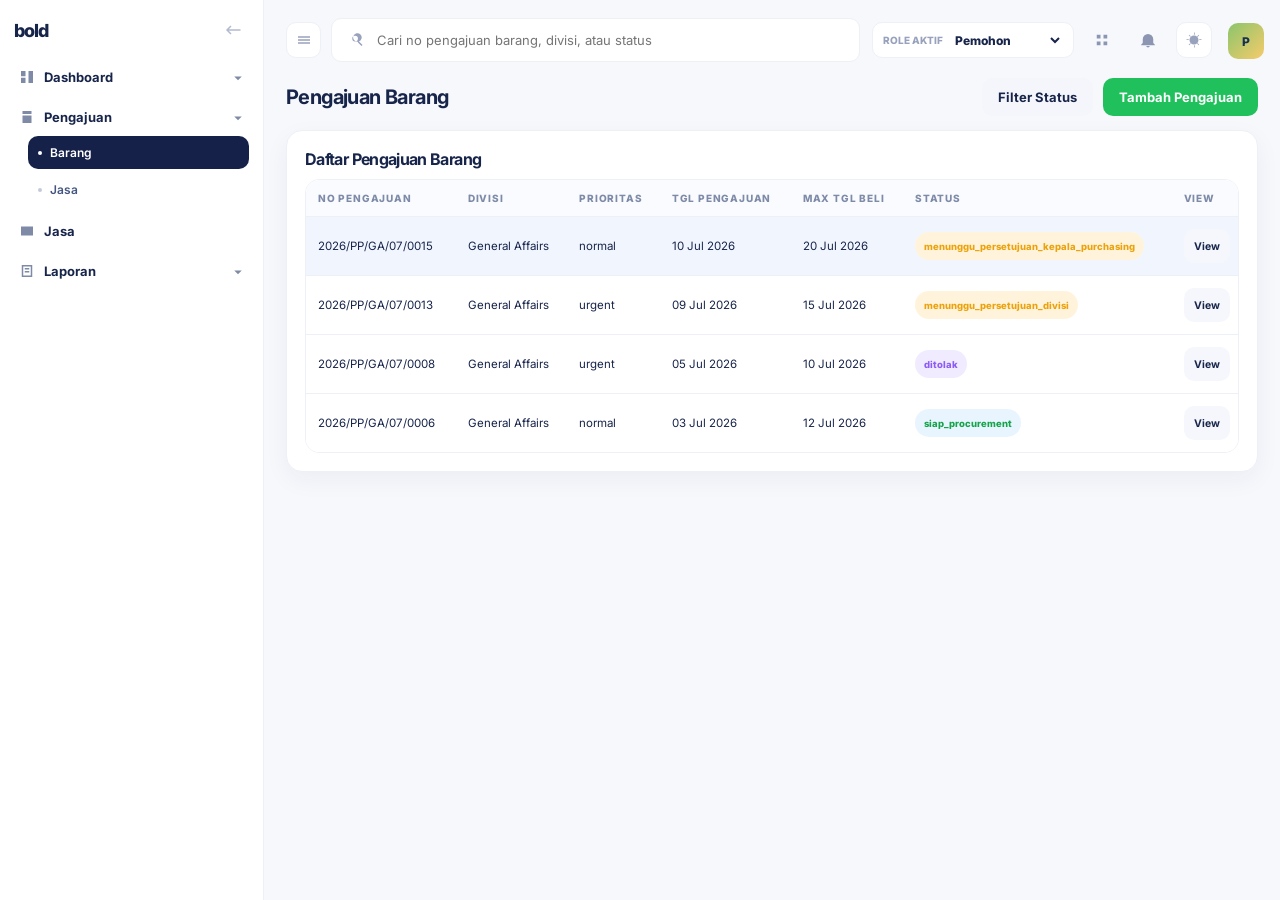
<file: pengajuan-barang.html>
<!DOCTYPE html>
<html lang="en">
  <head>
    <meta charset="UTF-8" />
    <meta name="viewport" content="width=device-width, initial-scale=1.0" />
    <title>Pengajuan Barang - Procurement UI Prototype</title>
    <link rel="preconnect" href="https://fonts.googleapis.com" />
    <link rel="preconnect" href="https://fonts.gstatic.com" crossorigin />
    <link
      href="https://fonts.googleapis.com/css2?family=Inter:wght@400;500;600;700;800&display=swap"
      rel="stylesheet"
    />
    <link rel="stylesheet" href="./styles.css" />
  </head>
  <body
    data-theme="light"
    data-entity-singular="Pengajuan Barang"
    data-entity-plural="Pengajuan Barang"
    data-detail-view="pengajuan-barang"
    data-active-division="General Affairs"
    data-active-division-code="GA"
    data-active-user-code="USR-GA-001"
  >
    <div class="app-shell">
      <aside class="sidebar" id="sidebar">
        <div class="sidebar-brand">
          <div class="brand-word">bold</div>
          <button class="collapse-button" type="button" aria-label="Collapse sidebar">
            <svg viewBox="0 0 24 24" aria-hidden="true">
              <path d="M10 7.4 8.6 6 2.6 12l6 6 1.4-1.4L6.4 13H22v-2H6.4L10 7.4Z" />
            </svg>
          </button>
        </div>

        <nav class="sidebar-nav">
          <div class="nav-module">
            <button class="nav-module-head" type="button" aria-expanded="false">
              <span class="nav-module-title">
                <span class="nav-module-icon">
                  <svg viewBox="0 0 24 24" aria-hidden="true">
                    <path d="M6 3h8l5 5v13H6V3Zm8 1.5V9h4.5L14 4.5Z" />
                  </svg>
                </span>
                Dashboard
              </span>
              <span class="nav-module-arrow">
                <svg viewBox="0 0 24 24" aria-hidden="true">
                  <path d="m7 10 5 5 5-5H7Z" />
                </svg>
              </span>
            </button>
            <div class="nav-submenu" hidden>
              <a class="nav-sublink is-disabled" href="#">Ringkas</a>
              <a class="nav-sublink is-disabled" href="#">Inbox</a>
            </div>
          </div>
          <div class="nav-module">
            <button class="nav-module-head" type="button" aria-expanded="false">
              <span class="nav-module-title">
                <span class="nav-module-icon">
                  <svg viewBox="0 0 24 24" aria-hidden="true">
                    <path d="M6 3h8l5 5v13H6V3Zm8 1.5V9h4.5L14 4.5Z" />
                  </svg>
                </span>
                Master
              </span>
              <span class="nav-module-arrow">
                <svg viewBox="0 0 24 24" aria-hidden="true">
                  <path d="m7 10 5 5 5-5H7Z" />
                </svg>
              </span>
            </button>
            <div class="nav-submenu" hidden>
              <a class="nav-sublink" href="./index.html">Barang</a>
              <a class="nav-sublink" href="./master-vendor.html">Vendor</a>
              <a class="nav-sublink" href="./master-divisi-role.html">Divisi</a>
              <a class="nav-sublink" href="./master-user-role.html">User & Role</a>
            </div>
          </div>
          <div class="nav-module">
            <button class="nav-module-head" type="button" aria-expanded="true">
              <span class="nav-module-title">
                <span class="nav-module-icon">
                  <svg viewBox="0 0 24 24" aria-hidden="true">
                    <path d="M6 4h12v4H6V4Zm0 6h12v10H6V10Zm2 2v2h3v-2H8Zm0 4v2h8v-2H8Z" />
                  </svg>
                </span>
                Pengajuan
              </span>
              <span class="nav-module-arrow">
                <svg viewBox="0 0 24 24" aria-hidden="true">
                  <path d="m7 10 5 5 5-5H7Z" />
                </svg>
              </span>
            </button>
            <div class="nav-submenu">
              <a class="nav-sublink active" href="./pengajuan-barang.html">Barang</a>
              <a class="nav-sublink" href="./pengajuan-jasa.html">Jasa</a>
            </div>
          </div>
          <div class="nav-module">
            <button class="nav-module-head" type="button" aria-expanded="false">
              <span class="nav-module-title">
                <span class="nav-module-icon">
                  <svg viewBox="0 0 24 24" aria-hidden="true">
                    <path d="M5 4h14v3H5V4Zm0 5h14v11H5V9Zm2 2v2h10v-2H7Zm0 4v2h7v-2H7Z" />
                  </svg>
                </span>
                Approval
              </span>
              <span class="nav-module-arrow">
                <svg viewBox="0 0 24 24" aria-hidden="true">
                  <path d="m7 10 5 5 5-5H7Z" />
                </svg>
              </span>
            </button>
            <div class="nav-submenu" hidden>
              <a class="nav-sublink is-disabled" href="#">Approval Divisi</a>
              <a class="nav-sublink is-disabled" href="#">Review</a>
              <a class="nav-sublink is-disabled" href="#">Approval Akun</a>
              <a class="nav-sublink is-disabled" href="#">Approval Purchasing</a>
              <a class="nav-sublink is-disabled" href="#">Approval Dir.</a>
            </div>
          </div>
          <div class="nav-module">
            <button class="nav-module-head" type="button" aria-expanded="false">
              <span class="nav-module-title">
                <span class="nav-module-icon">
                  <svg viewBox="0 0 24 24" aria-hidden="true">
                    <path d="M4 5h16v3H4V5Zm2 5h12v9H6v-9Zm2 2v5h8v-5H8Z" />
                  </svg>
                </span>
                Penawaran & PO
              </span>
              <span class="nav-module-arrow">
                <svg viewBox="0 0 24 24" aria-hidden="true">
                  <path d="m7 10 5 5 5-5H7Z" />
                </svg>
              </span>
            </button>
            <div class="nav-submenu" hidden>
              <a class="nav-sublink" href="./procurement-penawaran.html">Penawaran</a>
              <a class="nav-sublink" href="./procurement-po.html">Buat PO</a>
            </div>
          </div>
          <div class="nav-module">
            <button class="nav-module-head" type="button" aria-expanded="false">
              <span class="nav-module-title">
                <span class="nav-module-icon">
                  <svg viewBox="0 0 24 24" aria-hidden="true">
                    <path d="M5 4h14v4H5V4Zm0 6h14v10H5V10Zm2 2v6h4v-6H7Z" />
                  </svg>
                </span>
                Terima & Retur
              </span>
              <span class="nav-module-arrow">
                <svg viewBox="0 0 24 24" aria-hidden="true">
                  <path d="m7 10 5 5 5-5H7Z" />
                </svg>
              </span>
            </button>
            <div class="nav-submenu" hidden>
              <a class="nav-sublink" href="./penerimaan-barang.html">Penerimaan</a>
              <a class="nav-sublink" href="./retur-barang.html">Retur</a>
            </div>
          </div>
          <div class="nav-module">
            <a class="nav-module-link is-disabled" href="#">
              <span class="nav-module-title">
                <span class="nav-module-icon">
                  <svg viewBox="0 0 24 24" aria-hidden="true">
                    <path d="M4 6h16v12H4V6Zm2 2v8h12V8H6Zm2 2h8v2H8v-2Z" />
                  </svg>
                </span>
                Monitor Jasa
              </span>
            </a>
          </div>
          <div class="nav-module">
            <a class="nav-module-link is-disabled" href="#">
              <span class="nav-module-title">
                <span class="nav-module-icon">
                  <svg viewBox="0 0 24 24" aria-hidden="true">
                    <path d="M5 5h14v14H5V5Zm2 2v10h10V7H7Zm2 2h6v2H9V9Zm0 4h6v2H9v-2Z" />
                  </svg>
                </span>
                Tagihan
              </span>
            </a>
          </div>
          <div class="nav-module">
            <button class="nav-module-head" type="button" aria-expanded="false">
              <span class="nav-module-title">
                <span class="nav-module-icon">
                  <svg viewBox="0 0 24 24" aria-hidden="true">
                    <path d="M4 5h16v4H4V5Zm0 6h16v8H4v-8Zm2 2v4h5v-4H6Z" />
                  </svg>
                </span>
                AP & Pay
              </span>
              <span class="nav-module-arrow">
                <svg viewBox="0 0 24 24" aria-hidden="true">
                  <path d="m7 10 5 5 5-5H7Z" />
                </svg>
              </span>
            </button>
            <div class="nav-submenu" hidden>
              <a class="nav-sublink is-disabled" href="#">Anggaran</a>
              <a class="nav-sublink is-disabled" href="#">Bayar</a>
            </div>
          </div>
          <div class="nav-module">
            <button class="nav-module-head" type="button" aria-expanded="false">
              <span class="nav-module-title">
                <span class="nav-module-icon">
                  <svg viewBox="0 0 24 24" aria-hidden="true">
                    <path d="M7 3h10l4 4v14H3V3h4Zm1 2v14h10V8.5L15.5 5H8Zm2 4h6v2h-6V9Zm0 4h6v2h-6v-2Z" />
                  </svg>
                </span>
                Aset
              </span>
              <span class="nav-module-arrow">
                <svg viewBox="0 0 24 24" aria-hidden="true">
                  <path d="m7 10 5 5 5-5H7Z" />
                </svg>
              </span>
            </button>
            <div class="nav-submenu" hidden>
              <a class="nav-sublink is-disabled" href="#">Item Aset</a>
              <a class="nav-sublink is-disabled" href="#">Aktivasi</a>
            </div>
          </div>
          <div class="nav-module">
            <button class="nav-module-head" type="button" aria-expanded="false">
              <span class="nav-module-title">
                <span class="nav-module-icon">
                  <svg viewBox="0 0 24 24" aria-hidden="true">
                    <path d="M5 4h14v16H5V4Zm2 2v12h10V6H7Zm2 2h6v2H9V8Zm0 4h6v2H9v-2Z" />
                  </svg>
                </span>
                Laporan
              </span>
              <span class="nav-module-arrow">
                <svg viewBox="0 0 24 24" aria-hidden="true">
                  <path d="m7 10 5 5 5-5H7Z" />
                </svg>
              </span>
            </button>
            <div class="nav-submenu" hidden>
              <a class="nav-sublink is-disabled" href="#">Histori</a>
              <a class="nav-sublink is-disabled" href="#">Arsip</a>
              <a class="nav-sublink is-disabled" href="#">Ringkas</a>
            </div>
          </div>
        </nav>
      </aside>

      <main class="main-panel">
        <header class="topbar">
          <div class="topbar-left">
            <button class="icon-button mobile-only" id="sidebarToggle" type="button" aria-label="Toggle sidebar">
              <svg viewBox="0 0 24 24" aria-hidden="true">
                <path d="M4 7h16v2H4V7Zm0 8h16v2H4v-2Zm0-4h16v2H4v-2Z" />
              </svg>
            </button>
            <label class="search-shell" aria-label="Search">
              <svg viewBox="0 0 24 24" aria-hidden="true">
                <path d="m15.5 14 5 5-1.5 1.5-5-5v-.8l-.3-.3A6 6 0 1 1 15.5 14ZM10 14a4 4 0 1 0 0-8 4 4 0 0 0 0 8Z" />
              </svg>
              <input type="text" placeholder="Cari no pengajuan barang, divisi, atau status" />
            </label>
          </div>

          <div class="topbar-right">
            <button class="utility-button" type="button" aria-label="Apps">
              <svg viewBox="0 0 24 24" aria-hidden="true">
                <path d="M5 5h5v5H5V5Zm9 0h5v5h-5V5ZM5 14h5v5H5v-5Zm9 0h5v5h-5v-5Z" />
              </svg>
            </button>
            <button class="utility-button" type="button" aria-label="Notifications">
              <svg viewBox="0 0 24 24" aria-hidden="true">
                <path d="M12 22a2.5 2.5 0 0 0 2.4-2H9.6A2.5 2.5 0 0 0 12 22Zm7-6V11a7 7 0 1 0-14 0v5L3 18v1h18v-1l-2-2Z" />
              </svg>
            </button>
            <button class="theme-toggle" id="themeToggle" type="button" aria-label="Toggle theme">
              <svg class="theme-icon theme-icon-sun" viewBox="0 0 24 24" aria-hidden="true">
                <path d="M12 18a6 6 0 1 1 0-12 6 6 0 0 1 0 12Zm0-16h1v3h-1V2Zm0 17h1v3h-1v-3ZM2 11h3v1H2v-1Zm17 0h3v1h-3v-1ZM4.9 18.4l.7.7 2.1-2.1-.7-.7-2.1 2.1Zm11.2-11.2.7.7 2.1-2.1-.7-.7-2.1 2.1ZM4.9 5.6l2.1 2.1.7-.7-2.1-2.1-.7.7Zm11.2 11.2 2.1 2.1.7-.7-2.1-2.1-.7.7Z" />
              </svg>
              <svg class="theme-icon theme-icon-moon" viewBox="0 0 24 24" aria-hidden="true">
                <path d="M14.7 2.2A8.8 8.8 0 1 0 21.8 15 7.4 7.4 0 0 1 14.7 2.2Z" />
              </svg>
            </button>
            <button class="avatar-button" type="button" aria-label="Profile">
              <span class="avatar-photo">MS</span>
            </button>
          </div>
        </header>

        <section class="page-head">
          <div>
            <h2>Pengajuan Barang</h2>
          </div>
          <div class="page-actions">
            <button class="secondary-button" type="button">Filter Status</button>
            <button class="primary-button" id="openCreateModal" type="button">Tambah Pengajuan</button>
          </div>
        </section>

        <section class="panel panel-table">
          <div class="panel-head">
            <div>
              <h3>Daftar Pengajuan Barang</h3>
            </div>
          </div>

          <div class="table-wrap">
            <table>
              <thead>
                <tr>
                  <th>No Pengajuan</th>
                  <th>Divisi</th>
                  <th>Prioritas</th>
                  <th>Tgl Pengajuan</th>
                  <th>Max Tgl Beli</th>
                  <th>Status</th>
                  <th>View</th>
                </tr>
              </thead>
              <tbody id="requestTableBody">
                <tr class="master-slave-row is-active">
                  <td>2026/PP/GA/07/0015</td>
                  <td>General Affairs</td>
                  <td>normal</td>
                  <td>10 Jul 2026</td>
                  <td>20 Jul 2026</td>
                  <td><span class="status-chip waiting">menunggu_persetujuan_kepala_purchasing</span></td>
                  <td>
                    <button
                      class="table-action"
                      type="button"
                      data-detail="true"
                      data-code="2026/PP/GA/07/0015"
                      data-status="menunggu_persetujuan_divisi"
                    >
                      View
                    </button>
                  </td>
                </tr>
                <tr class="master-slave-row">
                  <td>2026/PP/GA/07/0013</td>
                  <td>General Affairs</td>
                  <td>urgent</td>
                  <td>09 Jul 2026</td>
                  <td>15 Jul 2026</td>
                  <td><span class="status-chip waiting">menunggu_persetujuan_divisi</span></td>
                  <td>
                    <button
                      class="table-action"
                      type="button"
                      data-detail="true"
                      data-code="2026/PP/GA/07/0013"
                      data-status="menunggu_persetujuan_kepala_purchasing"
                    >
                      View
                    </button>
                  </td>
                </tr>
                <tr class="master-slave-row">
                  <td>2026/PP/GA/07/0008</td>
                  <td>General Affairs</td>
                  <td>urgent</td>
                  <td>05 Jul 2026</td>
                  <td>10 Jul 2026</td>
                  <td><span class="status-chip danger">ditolak</span></td>
                  <td>
                    <button
                      class="table-action"
                      type="button"
                      data-detail="true"
                      data-code="2026/PP/GA/07/0008"
                      data-status="ditolak"
                    >
                      View
                    </button>
                  </td>
                </tr>
                <tr class="master-slave-row">
                  <td>2026/PP/GA/07/0006</td>
                  <td>General Affairs</td>
                  <td>normal</td>
                  <td>03 Jul 2026</td>
                  <td>12 Jul 2026</td>
                  <td><span class="status-chip success">siap_procurement</span></td>
                  <td>
                    <button
                      class="table-action"
                      type="button"
                      data-detail="true"
                      data-code="2026/PP/GA/07/0006"
                      data-status="siap_procurement"
                    >
                      View
                    </button>
                  </td>
                </tr>
              </tbody>
            </table>
          </div>
        </section>
      </main>
    </div>

    <div class="modal-backdrop" id="createModalBackdrop" hidden aria-hidden="true">
      <div class="modal-card modal-card-wide" role="dialog" aria-modal="true" aria-hidden="true" aria-labelledby="createModalTitle">
        <div class="modal-head">
          <div>
            <p class="eyebrow" id="createModalKicker">Tambah Pengajuan</p>
            <h3 id="createModalTitle">Tambah Pengajuan Barang</h3>
          </div>
          <button class="icon-button tiny" id="closeCreateModal" type="button" aria-label="Close modal">
            <svg viewBox="0 0 24 24" aria-hidden="true">
              <path d="m18.3 5.7-1-1L12 10 6.7 4.7l-1 1L11 11l-5.3 5.3 1 1L12 12l5.3 5.3 1-1L13 11l5.3-5.3Z" />
            </svg>
          </button>
        </div>

        <form class="modal-form" id="requestForm">
          <section class="form-section">
            <div class="form-section-head">
              <strong>Data Pengajuan</strong>
            </div>

            <div class="form-grid">
              <label>
                <span>No Pengajuan</span>
                <input
                  data-field="code"
                  data-primary-field
                  name="code"
                  type="text"
                  required
                  pattern="\d{4}/PP/[A-Z]{2,5}/\d{2}/\d{4}"
                  placeholder="2026/PP/GA/07/0015"
                />
              </label>
              <label>
                <span>Divisi Pemohon</span>
                <input data-field="division" data-auto-division name="division" type="text" readonly />
              </label>
            </div>

            <div class="form-grid">
              <label>
                <span>Prioritas</span>
                <select data-field="priority" name="priority" required>
                  <option value="">Pilih prioritas</option>
                  <option value="normal">normal</option>
                  <option value="urgent">urgent</option>
                </select>
              </label>
              <label>
                <span>Tanggal Pengajuan</span>
                <input
                  data-field="submitDate"
                  data-auto-submit-date
                  name="submitDate"
                  type="text"
                  readonly
                />
              </label>
            </div>

            <label>
              <span>Max Tgl Beli</span>
              <input data-field="targetDate" name="targetDate" type="date" required />
            </label>

            <label class="field-span-2">
              <span>Alasan Kebutuhan</span>
              <textarea
                data-field="reason"
                name="reason"
                rows="4"
                required
                placeholder="Jelaskan alasan pembelian barang secara ringkas dan operasional."
              ></textarea>
            </label>
          </section>

          <section class="form-section">
            <div class="form-section-head">
              <strong>Item Pengajuan</strong>
            </div>

            <div class="modal-actions modal-actions-inline">
              <button class="secondary-button" id="openDraftItemModal" type="button">Tambah Item</button>
            </div>

            <div class="draft-items-shell">
              <div class="table-wrap">
                <table class="draft-items-table">
                  <thead>
                    <tr>
                      <th>Barang</th>
                      <th>Kategori</th>
                      <th>Qty</th>
                      <th>Satuan</th>
                      <th>Merk</th>
                      <th>Tipe</th>
                      <th>Klasifikasi</th>
                      <th>Estimasi Harga</th>
                      <th>Lampiran</th>
                      <th>Catatan</th>
                      <th>Aksi</th>
                    </tr>
                  </thead>
                  <tbody id="draftItemsTableBody">
                    <tr id="draftItemsEmptyRow">
                      <td colspan="11" class="draft-empty-cell">
                        Belum ada item di daftar. Pilih barang lalu klik
                        <strong>Tambah Item</strong>.
                      </td>
                    </tr>
                  </tbody>
                </table>
              </div>
            </div>
          </section>

          <div class="modal-actions">
            <button class="secondary-button" id="cancelCreateModal" type="button">Batal</button>
            <button class="primary-button" type="submit">Simpan Pengajuan</button>
          </div>
        </form>
      </div>
    </div>

    <div class="modal-backdrop" id="draftItemBackdrop" hidden aria-hidden="true">
      <div class="modal-card modal-card-wide" role="dialog" aria-modal="true" aria-hidden="true" aria-labelledby="draftItemTitle">
        <div class="modal-head">
          <div>
            <p class="eyebrow" id="draftItemKicker">Tambah Item</p>
            <h3 id="draftItemTitle">Detail Item Pengajuan</h3>
          </div>
          <button class="icon-button tiny" id="closeDraftItemModal" type="button" aria-label="Close modal">
            <svg viewBox="0 0 24 24" aria-hidden="true">
              <path d="m18.3 5.7-1-1L12 10 6.7 4.7l-1 1L11 11l-5.3 5.3 1 1L12 12l5.3 5.3 1-1L13 11l5.3-5.3Z" />
            </svg>
          </button>
        </div>

        <form class="modal-form" id="draftItemForm">
          <section class="form-section">
            <div class="form-section-head">
              <strong>Detail Item</strong>
            </div>

            <label class="field-span-2">
              <span>Nama Barang</span>
              <div class="field-with-action">
                <input
                  data-field="itemName"
                  name="itemName"
                  type="text"
                  placeholder="Pilih barang dari master"
                  readonly
                />
                <button class="secondary-button" id="openItemPicker" type="button">Pilih Barang</button>
              </div>
            </label>

            <div class="form-grid">
              <label>
                <span>Kode Barang</span>
                <input data-field="itemCode" name="itemCode" type="text" readonly />
              </label>
              <label>
                <span>Kategori</span>
                <input data-field="itemCategory" name="itemCategory" type="text" readonly />
              </label>
            </div>

            <div class="form-grid">
              <label>
                <span>Satuan</span>
                <input data-field="itemUnit" name="itemUnit" type="text" readonly />
              </label>
              <label>
                <span>Klasifikasi</span>
                <input data-field="itemClassification" name="itemClassification" type="text" readonly />
              </label>
            </div>

            <div class="form-grid">
              <label>
                <span>Merk</span>
                <input data-field="itemBrand" name="itemBrand" type="text" readonly />
              </label>
              <label>
                <span>Tipe</span>
                <input data-field="itemType" name="itemType" type="text" readonly />
              </label>
            </div>

            <div class="form-grid">
              <label>
                <span>Qty</span>
                <input data-field="qty" name="qty" type="number" min="1" placeholder="1" required />
              </label>
              <label>
                <span>Estimasi Harga</span>
                <input data-field="estimate" name="estimasi_harga" type="number" min="0" step="1000" placeholder="7500000" required />
              </label>
            </div>

            <div class="form-grid">
              <label>
                <span>Lampiran</span>
                <input
                  data-field="attachment"
                  name="attachment"
                  type="text"
                  placeholder="spesifikasi-laptop.pdf"
                />
              </label>
            </div>

            <label class="field-span-2">
              <span>Catatan</span>
              <textarea
                data-field="notes"
                name="notes"
                rows="3"
                placeholder="Catatan tambahan pengajuan item."
              ></textarea>
            </label>
          </section>

          <div class="modal-actions">
            <button class="secondary-button" id="cancelDraftItemModal" type="button">Batal</button>
            <button class="primary-button" type="submit" id="saveDraftItemButton">Simpan Item</button>
          </div>
        </form>
      </div>
    </div>

    <div class="modal-backdrop" id="itemPickerBackdrop" hidden aria-hidden="true">
      <div class="modal-card modal-card-picker" role="dialog" aria-modal="true" aria-hidden="true" aria-labelledby="itemPickerTitle">
        <div class="modal-head">
          <div>
            <p class="eyebrow">Referensi Master</p>
            <h3 id="itemPickerTitle">Pilih Barang</h3>
          </div>
          <button class="icon-button tiny" id="closeItemPicker" type="button" aria-label="Close modal">
            <svg viewBox="0 0 24 24" aria-hidden="true">
              <path d="m18.3 5.7-1-1L12 10 6.7 4.7l-1 1L11 11l-5.3 5.3 1 1L12 12l5.3 5.3 1-1L13 11l5.3-5.3Z" />
            </svg>
          </button>
        </div>

        <div class="modal-form">
          <section class="form-section">
            <div class="form-section-head">
              <strong>Referensi Barang</strong>
            </div>

            <div class="reference-shell">
              <div class="reference-toolbar">
                <label class="reference-search" aria-label="Cari barang">
                  <svg viewBox="0 0 24 24" aria-hidden="true">
                    <path d="m15.5 14 5 5-1.5 1.5-5-5v-.8l-.3-.3A6 6 0 1 1 15.5 14ZM10 14a4 4 0 1 0 0-8 4 4 0 0 0 0 8Z" />
                  </svg>
                  <input id="itemPickerSearch" type="text" placeholder="Cari kode, nama, atau kategori barang" />
                </label>
                <button class="primary-button" id="openQuickItemModal" type="button">Tambah Barang Baru</button>
              </div>
              <div class="reference-list" id="itemPickerList"></div>
            </div>
          </section>

          <div class="modal-actions">
            <button class="secondary-button" id="cancelItemPicker" type="button">Tutup</button>
          </div>
        </div>
      </div>
    </div>

    <div class="modal-backdrop" id="quickItemBackdrop" hidden aria-hidden="true">
      <div class="modal-card" role="dialog" aria-modal="true" aria-hidden="true" aria-labelledby="quickItemTitle">
        <div class="modal-head">
          <div>
            <p class="eyebrow">Shortcut Master</p>
            <h3 id="quickItemTitle">Tambah Barang Baru</h3>
          </div>
          <button class="icon-button tiny" id="closeQuickItemModal" type="button" aria-label="Close modal">
            <svg viewBox="0 0 24 24" aria-hidden="true">
              <path d="m18.3 5.7-1-1L12 10 6.7 4.7l-1 1L11 11l-5.3 5.3 1 1L12 12l5.3 5.3 1-1L13 11l5.3-5.3Z" />
            </svg>
          </button>
        </div>

        <form class="modal-form" id="quickItemForm">
          <section class="form-section">
            <div class="form-section-head">
              <strong>Barang Baru</strong>
            </div>

            <div class="form-grid">
              <label>
                <span>Nama Barang</span>
                <input name="name" type="text" placeholder="Access Point Outdoor" required />
              </label>
            </div>

            <div class="form-grid">
              <label>
                <span>Kategori</span>
                <input name="category" type="text" placeholder="Jaringan" required />
              </label>
              <label>
                <span>Satuan</span>
                <select name="unit" required>
                  <option value="">Pilih satuan</option>
                  <option value="Unit">Unit</option>
                  <option value="Pcs">Pcs</option>
                  <option value="Set">Set</option>
                  <option value="Box">Box</option>
                </select>
              </label>
            </div>

            <div class="form-grid">
              <label>
                <span>Merk</span>
                <input name="brand" type="text" placeholder="MikroTik" />
              </label>
              <label>
                <span>Tipe</span>
                <input name="type" type="text" placeholder="cAP ax" />
              </label>
            </div>
          </section>

          <div class="modal-actions">
            <button class="secondary-button" id="cancelQuickItemModal" type="button">Batal</button>
            <button class="primary-button" type="submit">Simpan Barang</button>
          </div>
        </form>
      </div>
    </div>

    <div class="modal-backdrop" id="detailModalBackdrop" hidden aria-hidden="true">
      <div class="modal-card modal-card-wide" role="dialog" aria-modal="true" aria-hidden="true" aria-labelledby="modalTitle">
        <div class="modal-head">
          <div>
            <p class="eyebrow" id="modalKicker">View Pengajuan</p>
            <h3 id="modalTitle">Detail Pengajuan Barang</h3>
          </div>
          <button class="icon-button tiny" id="closeModal" type="button" aria-label="Close modal">
            <svg viewBox="0 0 24 24" aria-hidden="true">
              <path d="m18.3 5.7-1-1L12 10 6.7 4.7l-1 1L11 11l-5.3 5.3 1 1L12 12l5.3 5.3 1-1L13 11l5.3-5.3Z" />
            </svg>
          </button>
        </div>

        <div class="modal-form" id="detailModalBody"></div>
        <div class="modal-actions">
          <div class="detail-status-actions" id="detailStatusActions"></div>
          <button class="secondary-button" id="cancelDetailModal" type="button">Tutup</button>
        </div>
      </div>
    </div>

    <script id="detailRecordsData" type="application/json">
      {
        "2026/PP/GA/07/0015": {
          "header": {
            "code": "2026/PP/GA/07/0015",
            "division": "General Affairs",
            "priority": "normal",
            "submitDate": "10 Jul 2026",
            "targetDate": "20 Jul 2026",
            "reason": "Pengadaan monitor tambahan untuk tim administrasi cabang.",
            "status": "menunggu_persetujuan_kepala_purchasing",
            "statusKind": "waiting"
          },
          "items": [
            {
              "no": "2026/PP/GA/07/0015-01",
              "code": "BRG-0002",
              "name": "Monitor LED 24 Inch",
              "category": "Elektronik",
              "qty": "3",
              "unit": "Unit",
              "brand": "Dell",
              "type": "P2422H",
              "classification": "Aset",
              "estimate": "Rp7.500.000",
              "attachment": "kebutuhan-monitor-admin.pdf",
              "notes": "Menunggu keputusan Kepala Divisi."
            }
          ],
          "approval": [
            {
              "kind": "warning",
              "title": "Kepala Divisi",
              "text": "Menunggu keputusan"
            }
          ]
        },
        "2026/PP/GA/07/0013": {
          "header": {
            "code": "2026/PP/GA/07/0013",
            "division": "General Affairs",
            "priority": "urgent",
            "submitDate": "09 Jul 2026",
            "targetDate": "15 Jul 2026",
            "reason": "Penggantian laptop operasional dan access point cabang karena perangkat lama sudah tidak stabil untuk kebutuhan kerja harian.",
            "status": "menunggu_persetujuan_divisi",
            "statusKind": "waiting"
          },
          "items": [
            {
              "no": "2026/PP/GA/07/0013-01",
              "code": "BRG-0001",
              "name": "Laptop Operasional",
              "category": "Elektronik",
              "qty": "4",
              "unit": "Unit",
              "brand": "Lenovo",
              "type": "ThinkPad E14",
              "classification": "Aset",
              "estimate": "Rp58.000.000",
              "attachment": "memo-kebutuhan-laptop.pdf",
              "notes": "Item master untuk user cabang baru."
            },
            {
              "no": "2026/PP/GA/07/0013-02",
              "code": "BRG-0091",
              "name": "Access Point Outdoor",
              "category": "Jaringan",
              "qty": "2",
              "unit": "Unit",
              "brand": "Ruijie",
              "type": "RG-AP680",
              "classification": "Non Aset",
              "estimate": "Rp8.500.000",
              "attachment": "scope-ap-outdoor.pdf",
              "notes": "Item tambahan untuk cabang relokasi."
            }
          ],
          "approval": [
            {
              "kind": "success",
              "title": "Kepala Divisi",
              "text": "Approved."
            },
            {
              "kind": "success",
              "title": "Kepala Akunting",
              "text": "Approved."
            },
            {
              "kind": "warning",
              "title": "Kepala Purchasing",
              "text": "Menunggu keputusan."
            }
          ]
        },
        "2026/PP/GA/07/0008": {
          "header": {
            "code": "2026/PP/GA/07/0008",
            "division": "General Affairs",
            "priority": "urgent",
            "submitDate": "05 Jul 2026",
            "targetDate": "10 Jul 2026",
            "reason": "Pengajuan penggantian printer tidak disetujui karena justifikasi kebutuhan belum memenuhi prioritas pembelian.",
            "status": "ditolak",
            "statusKind": "danger",
            "rejectedStage": "kepala_divisi"
          },
          "items": [
            {
              "no": "2026/PP/GA/07/0008-01",
              "code": "BRG-0004",
              "name": "Printer Label Gudang",
              "category": "Perangkat Gudang",
              "qty": "2",
              "unit": "Unit",
              "brand": "Zebra",
              "type": "ZD421",
              "classification": "Aset",
              "estimate": "Rp8.400.000",
              "attachment": "printer-label.pdf",
              "notes": "Pengajuan dihentikan oleh approver."
            }
          ],
          "approval": [
            {
              "kind": "review",
              "title": "Kepala Divisi",
              "text": "Pengajuan dikembalikan untuk melengkapi alasan kebutuhan dan lampiran awal."
            }
          ]
        },
        "2026/PP/GA/07/0006": {
          "header": {
            "code": "2026/PP/GA/07/0006",
            "division": "General Affairs",
            "priority": "normal",
            "submitDate": "03 Jul 2026",
            "targetDate": "12 Jul 2026",
            "reason": "Pengadaan kursi kerja untuk tambahan seat back office.",
            "status": "siap_procurement",
            "statusKind": "success"
          },
          "items": [
            {
              "no": "2026/PP/GA/07/0006-01",
              "code": "BRG-0003",
              "name": "Kursi Kerja Ergonomis",
              "category": "Furniture",
              "qty": "6",
              "unit": "Pcs",
              "brand": "Ergo",
              "type": "Mesh Adjustable",
              "classification": "Non Aset",
              "estimate": "Rp7.200.000",
              "attachment": "layout-seat-backoffice.pdf",
              "notes": "Sudah lolos approval awal dan siap diteruskan ke procurement."
            }
          ],
          "approval": [
            {
              "kind": "success",
              "title": "Kepala Divisi",
              "text": "Disetujui dan diteruskan ke Kepala Akunting."
            },
            {
              "kind": "success",
              "title": "Kepala Akunting",
              "text": "Pengajuan approved dan siap procurement."
            }
          ]
        }
      }
    </script>

    <script id="masterItemsData" type="application/json">
      [
        {
          "code": "BRG-0001",
          "name": "Laptop Operasional",
          "category": "Elektronik",
          "unit": "Unit",
          "brand": "Lenovo",
          "type": "ThinkPad E14",
          "classification": "aset",
          "status": "aktif"
        },
        {
          "code": "BRG-0002",
          "name": "Access Point Dual Band",
          "category": "Jaringan",
          "unit": "Pcs",
          "brand": "MikroTik",
          "type": "cAP ax",
          "classification": "non_aset",
          "status": "usulan"
        },
        {
          "code": "BRG-0003",
          "name": "Kursi Kerja Ergonomis",
          "category": "Furniture",
          "unit": "Pcs",
          "brand": "Ergo",
          "type": "Mesh Adjustable",
          "classification": "non_aset",
          "status": "aktif"
        },
        {
          "code": "BRG-0004",
          "name": "Printer Label Gudang",
          "category": "Perangkat Gudang",
          "unit": "Unit",
          "brand": "Zebra",
          "type": "ZD421",
          "classification": "aset",
          "status": "nonaktif"
        }
      ]
    </script>

    <div class="inline-alert" id="inlineAlert" hidden>
      <div class="inline-alert-icon"></div>
      <div>
        <strong id="inlineAlertTitle">Status</strong>
        <p id="inlineAlertText">Alert detail</p>
      </div>
      <button class="icon-button tiny" id="dismissAlert" type="button" aria-label="Dismiss alert">
        <svg viewBox="0 0 24 24" aria-hidden="true">
          <path d="m18.3 5.7-1-1L12 10 6.7 4.7l-1 1L11 11l-5.3 5.3 1 1L12 12l5.3 5.3 1-1L13 11l5.3-5.3Z" />
        </svg>
      </button>
    </div>

    <script src="./script.js"></script>
  </body>
</html>
</file>
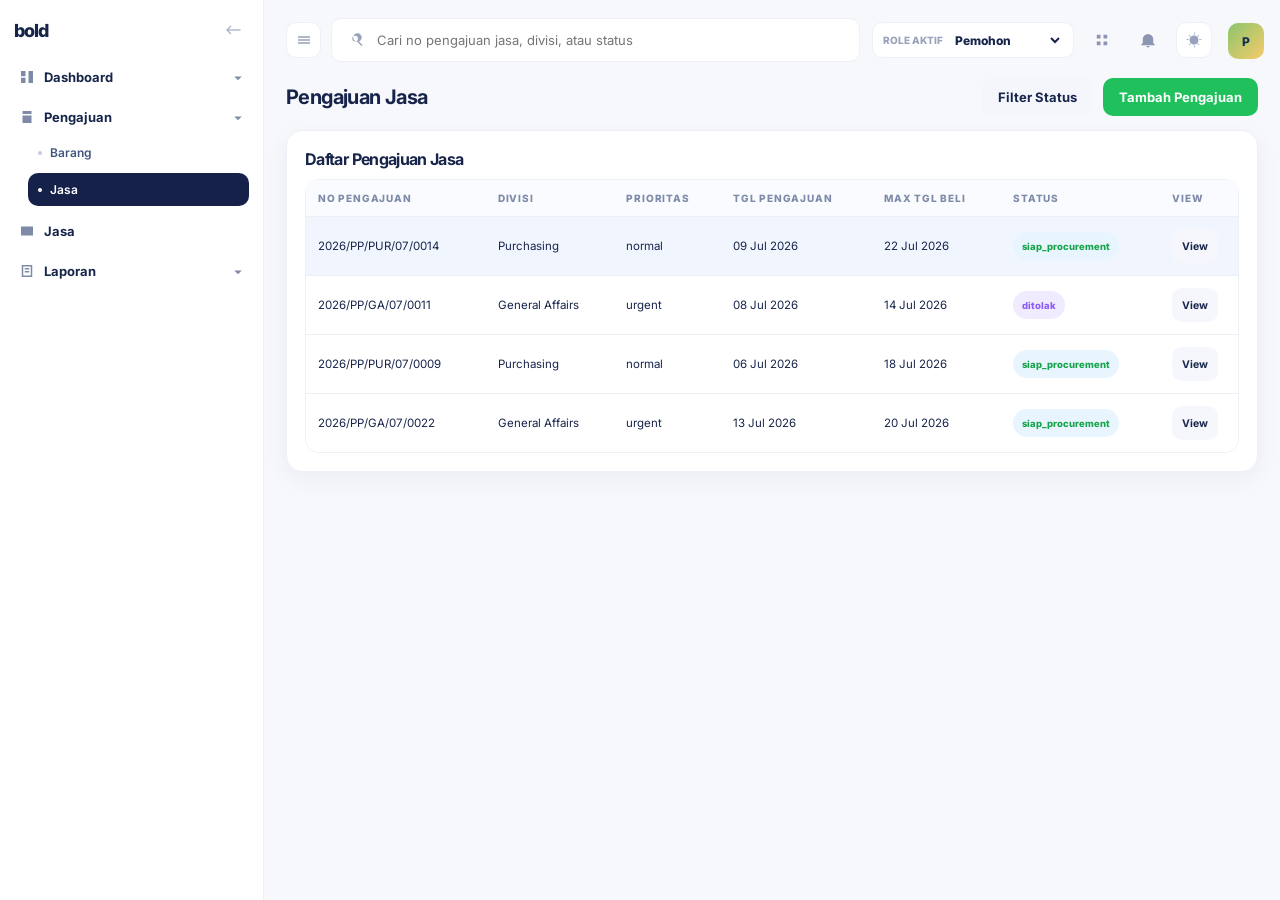
<file: pengajuan-jasa.html>
﻿<!DOCTYPE html>
<html lang="en">
  <head>
    <meta charset="UTF-8" />
    <meta name="viewport" content="width=device-width, initial-scale=1.0" />
    <title>Pengajuan Jasa - Procurement UI Prototype</title>
    <link rel="preconnect" href="https://fonts.googleapis.com" />
    <link rel="preconnect" href="https://fonts.gstatic.com" crossorigin />
    <link
      href="https://fonts.googleapis.com/css2?family=Inter:wght@400;500;600;700;800&display=swap"
      rel="stylesheet"
    />
    <link rel="stylesheet" href="./styles.css" />
  </head>
  <body
    data-theme="light"
    data-entity-singular="Pengajuan Jasa"
    data-entity-plural="Pengajuan Jasa"
    data-detail-view="pengajuan-jasa"
    data-active-division="Purchasing"
    data-active-division-code="PUR"
    data-active-user-code="USR-PUR-002"
  >
    <div class="app-shell">
      <aside class="sidebar" id="sidebar">
        <div class="sidebar-brand">
          <div class="brand-word">bold</div>
          <button class="collapse-button" type="button" aria-label="Collapse sidebar">
            <svg viewBox="0 0 24 24" aria-hidden="true">
              <path d="M10 7.4 8.6 6 2.6 12l6 6 1.4-1.4L6.4 13H22v-2H6.4L10 7.4Z" />
            </svg>
          </button>
        </div>

        <nav class="sidebar-nav">
          <div class="nav-module">
            <button class="nav-module-head" type="button" aria-expanded="false">
              <span class="nav-module-title">
                <span class="nav-module-icon">
                  <svg viewBox="0 0 24 24" aria-hidden="true">
                    <path d="M6 3h8l5 5v13H6V3Zm8 1.5V9h4.5L14 4.5Z" />
                  </svg>
                </span>
                Dashboard
              </span>
              <span class="nav-module-arrow">
                <svg viewBox="0 0 24 24" aria-hidden="true">
                  <path d="m7 10 5 5 5-5H7Z" />
                </svg>
              </span>
            </button>
            <div class="nav-submenu" hidden>
              <a class="nav-sublink is-disabled" href="#">Ringkas</a>
              <a class="nav-sublink is-disabled" href="#">Inbox</a>
            </div>
          </div>
          <div class="nav-module">
            <button class="nav-module-head" type="button" aria-expanded="false">
              <span class="nav-module-title">
                <span class="nav-module-icon">
                  <svg viewBox="0 0 24 24" aria-hidden="true">
                    <path d="M6 3h8l5 5v13H6V3Zm8 1.5V9h4.5L14 4.5Z" />
                  </svg>
                </span>
                Master
              </span>
              <span class="nav-module-arrow">
                <svg viewBox="0 0 24 24" aria-hidden="true">
                  <path d="m7 10 5 5 5-5H7Z" />
                </svg>
              </span>
            </button>
            <div class="nav-submenu" hidden>
              <a class="nav-sublink" href="./index.html">Barang</a>
              <a class="nav-sublink" href="./master-vendor.html">Vendor</a>
              <a class="nav-sublink" href="./master-divisi-role.html">Divisi</a>
              <a class="nav-sublink" href="./master-user-role.html">User & Role</a>
            </div>
          </div>
          <div class="nav-module">
            <button class="nav-module-head" type="button" aria-expanded="true">
              <span class="nav-module-title">
                <span class="nav-module-icon">
                  <svg viewBox="0 0 24 24" aria-hidden="true">
                    <path d="M6 4h12v4H6V4Zm0 6h12v10H6V10Zm2 2v2h3v-2H8Zm0 4v2h8v-2H8Z" />
                  </svg>
                </span>
                Pengajuan
              </span>
              <span class="nav-module-arrow">
                <svg viewBox="0 0 24 24" aria-hidden="true">
                  <path d="m7 10 5 5 5-5H7Z" />
                </svg>
              </span>
            </button>
            <div class="nav-submenu">
              <a class="nav-sublink" href="./pengajuan-barang.html">Barang</a>
              <a class="nav-sublink active" href="./pengajuan-jasa.html">Jasa</a>
            </div>
          </div>
          <div class="nav-module">
            <button class="nav-module-head" type="button" aria-expanded="false">
              <span class="nav-module-title">
                <span class="nav-module-icon">
                  <svg viewBox="0 0 24 24" aria-hidden="true">
                    <path d="M5 4h14v3H5V4Zm0 5h14v11H5V9Zm2 2v2h10v-2H7Zm0 4v2h7v-2H7Z" />
                  </svg>
                </span>
                Approval
              </span>
              <span class="nav-module-arrow">
                <svg viewBox="0 0 24 24" aria-hidden="true">
                  <path d="m7 10 5 5 5-5H7Z" />
                </svg>
              </span>
            </button>
            <div class="nav-submenu" hidden>
              <a class="nav-sublink is-disabled" href="#">Approval Divisi</a>
              <a class="nav-sublink is-disabled" href="#">Review</a>
              <a class="nav-sublink is-disabled" href="#">Approval Akun</a>
              <a class="nav-sublink is-disabled" href="#">Approval Purchasing</a>
              <a class="nav-sublink is-disabled" href="#">Approval Dir.</a>
            </div>
          </div>
          <div class="nav-module">
            <button class="nav-module-head" type="button" aria-expanded="false">
              <span class="nav-module-title">
                <span class="nav-module-icon">
                  <svg viewBox="0 0 24 24" aria-hidden="true">
                    <path d="M4 5h16v3H4V5Zm2 5h12v9H6v-9Zm2 2v5h8v-5H8Z" />
                  </svg>
                </span>
                Penawaran & PO
              </span>
              <span class="nav-module-arrow">
                <svg viewBox="0 0 24 24" aria-hidden="true">
                  <path d="m7 10 5 5 5-5H7Z" />
                </svg>
              </span>
            </button>
            <div class="nav-submenu" hidden>
              <a class="nav-sublink" href="./procurement-penawaran.html">Penawaran</a>
              <a class="nav-sublink" href="./procurement-po.html">Buat PO</a>
            </div>
          </div>
          <div class="nav-module">
            <button class="nav-module-head" type="button" aria-expanded="false">
              <span class="nav-module-title">
                <span class="nav-module-icon">
                  <svg viewBox="0 0 24 24" aria-hidden="true">
                    <path d="M5 4h14v4H5V4Zm0 6h14v10H5V10Zm2 2v6h4v-6H7Z" />
                  </svg>
                </span>
                Terima & Retur
              </span>
              <span class="nav-module-arrow">
                <svg viewBox="0 0 24 24" aria-hidden="true">
                  <path d="m7 10 5 5 5-5H7Z" />
                </svg>
              </span>
            </button>
            <div class="nav-submenu" hidden>
              <a class="nav-sublink" href="./penerimaan-barang.html">Penerimaan</a>
              <a class="nav-sublink" href="./retur-barang.html">Retur</a>
            </div>
          </div>
          <div class="nav-module">
            <a class="nav-module-link is-disabled" href="#">
              <span class="nav-module-title">
                <span class="nav-module-icon">
                  <svg viewBox="0 0 24 24" aria-hidden="true">
                    <path d="M4 6h16v12H4V6Zm2 2v8h12V8H6Zm2 2h8v2H8v-2Z" />
                  </svg>
                </span>
                Monitor Jasa
              </span>
            </a>
          </div>
          <div class="nav-module">
            <a class="nav-module-link is-disabled" href="#">
              <span class="nav-module-title">
                <span class="nav-module-icon">
                  <svg viewBox="0 0 24 24" aria-hidden="true">
                    <path d="M5 5h14v14H5V5Zm2 2v10h10V7H7Zm2 2h6v2H9V9Zm0 4h6v2H9v-2Z" />
                  </svg>
                </span>
                Tagihan
              </span>
            </a>
          </div>
          <div class="nav-module">
            <button class="nav-module-head" type="button" aria-expanded="false">
              <span class="nav-module-title">
                <span class="nav-module-icon">
                  <svg viewBox="0 0 24 24" aria-hidden="true">
                    <path d="M4 5h16v4H4V5Zm0 6h16v8H4v-8Zm2 2v4h5v-4H6Z" />
                  </svg>
                </span>
                AP & Pay
              </span>
              <span class="nav-module-arrow">
                <svg viewBox="0 0 24 24" aria-hidden="true">
                  <path d="m7 10 5 5 5-5H7Z" />
                </svg>
              </span>
            </button>
            <div class="nav-submenu" hidden>
              <a class="nav-sublink is-disabled" href="#">Anggaran</a>
              <a class="nav-sublink is-disabled" href="#">Bayar</a>
            </div>
          </div>
          <div class="nav-module">
            <button class="nav-module-head" type="button" aria-expanded="false">
              <span class="nav-module-title">
                <span class="nav-module-icon">
                  <svg viewBox="0 0 24 24" aria-hidden="true">
                    <path d="M7 3h10l4 4v14H3V3h4Zm1 2v14h10V8.5L15.5 5H8Zm2 4h6v2h-6V9Zm0 4h6v2h-6v-2Z" />
                  </svg>
                </span>
                Aset
              </span>
              <span class="nav-module-arrow">
                <svg viewBox="0 0 24 24" aria-hidden="true">
                  <path d="m7 10 5 5 5-5H7Z" />
                </svg>
              </span>
            </button>
            <div class="nav-submenu" hidden>
              <a class="nav-sublink is-disabled" href="#">Item Aset</a>
              <a class="nav-sublink is-disabled" href="#">Aktivasi</a>
            </div>
          </div>
          <div class="nav-module">
            <button class="nav-module-head" type="button" aria-expanded="false">
              <span class="nav-module-title">
                <span class="nav-module-icon">
                  <svg viewBox="0 0 24 24" aria-hidden="true">
                    <path d="M5 4h14v16H5V4Zm2 2v12h10V6H7Zm2 2h6v2H9V8Zm0 4h6v2H9v-2Z" />
                  </svg>
                </span>
                Laporan
              </span>
              <span class="nav-module-arrow">
                <svg viewBox="0 0 24 24" aria-hidden="true">
                  <path d="m7 10 5 5 5-5H7Z" />
                </svg>
              </span>
            </button>
            <div class="nav-submenu" hidden>
              <a class="nav-sublink is-disabled" href="#">Histori</a>
              <a class="nav-sublink is-disabled" href="#">Arsip</a>
              <a class="nav-sublink is-disabled" href="#">Ringkas</a>
            </div>
          </div>
        </nav>
      </aside>

      <main class="main-panel">
        <header class="topbar">
          <div class="topbar-left">
            <button class="icon-button mobile-only" id="sidebarToggle" type="button" aria-label="Toggle sidebar">
              <svg viewBox="0 0 24 24" aria-hidden="true">
                <path d="M4 7h16v2H4V7Zm0 8h16v2H4v-2Zm0-4h16v2H4v-2Z" />
              </svg>
            </button>
            <label class="search-shell" aria-label="Search">
              <svg viewBox="0 0 24 24" aria-hidden="true">
                <path d="m15.5 14 5 5-1.5 1.5-5-5v-.8l-.3-.3A6 6 0 1 1 15.5 14ZM10 14a4 4 0 1 0 0-8 4 4 0 0 0 0 8Z" />
              </svg>
              <input type="text" placeholder="Cari no pengajuan jasa, divisi, atau status" />
            </label>
          </div>

          <div class="topbar-right">
            <button class="utility-button" type="button" aria-label="Apps">
              <svg viewBox="0 0 24 24" aria-hidden="true">
                <path d="M5 5h5v5H5V5Zm9 0h5v5h-5V5ZM5 14h5v5H5v-5Zm9 0h5v5h-5v-5Z" />
              </svg>
            </button>
            <button class="utility-button" type="button" aria-label="Notifications">
              <svg viewBox="0 0 24 24" aria-hidden="true">
                <path d="M12 22a2.5 2.5 0 0 0 2.4-2H9.6A2.5 2.5 0 0 0 12 22Zm7-6V11a7 7 0 1 0-14 0v5L3 18v1h18v-1l-2-2Z" />
              </svg>
            </button>
            <button class="theme-toggle" id="themeToggle" type="button" aria-label="Toggle theme">
              <svg class="theme-icon theme-icon-sun" viewBox="0 0 24 24" aria-hidden="true">
                <path d="M12 18a6 6 0 1 1 0-12 6 6 0 0 1 0 12Zm0-16h1v3h-1V2Zm0 17h1v3h-1v-3ZM2 11h3v1H2v-1Zm17 0h3v1h-3v-1ZM4.9 18.4l.7.7 2.1-2.1-.7-.7-2.1 2.1Zm11.2-11.2.7.7 2.1-2.1-.7-.7-2.1 2.1ZM4.9 5.6l2.1 2.1.7-.7-2.1-2.1-.7.7Zm11.2 11.2 2.1 2.1.7-.7-2.1-2.1-.7.7Z" />
              </svg>
              <svg class="theme-icon theme-icon-moon" viewBox="0 0 24 24" aria-hidden="true">
                <path d="M14.7 2.2A8.8 8.8 0 1 0 21.8 15 7.4 7.4 0 0 1 14.7 2.2Z" />
              </svg>
            </button>
            <button class="avatar-button" type="button" aria-label="Profile">
              <span class="avatar-photo">MS</span>
            </button>
          </div>
        </header>

        <section class="page-head">
          <div>
            <h2>Pengajuan Jasa</h2>
          </div>
          <div class="page-actions">
            <button class="secondary-button" type="button">Filter Status</button>
            <button class="primary-button" id="openCreateModal" type="button">Tambah Pengajuan</button>
          </div>
        </section>

        <section class="panel panel-table">
          <div class="panel-head">
            <div>
              <h3>Daftar Pengajuan Jasa</h3>
            </div>
          </div>

          <div class="table-wrap">
            <table>
              <thead>
                <tr>
                  <th>No Pengajuan</th>
                  <th>Divisi</th>
                  <th>Prioritas</th>
                  <th>Tgl Pengajuan</th>
                  <th>Max Tgl Beli</th>
                  <th>Status</th>
                  <th>View</th>
                </tr>
              </thead>
              <tbody id="requestTableBody">
                <tr class="master-slave-row is-active">
                  <td>2026/PP/PUR/07/0014</td>
                  <td>Purchasing</td>
                  <td>normal</td>
                  <td>09 Jul 2026</td>
                  <td>22 Jul 2026</td>
                  <td><span class="status-chip success">siap_procurement</span></td>
                  <td>
                    <button
                      class="table-action"
                      type="button"
                      data-detail="true"
                      data-code="2026/PP/PUR/07/0014"
                      data-status="siap_procurement"
                    >
                      View
                    </button>
                  </td>
                </tr>
                <tr class="master-slave-row">
                  <td>2026/PP/GA/07/0011</td>
                  <td>General Affairs</td>
                  <td>urgent</td>
                  <td>08 Jul 2026</td>
                  <td>14 Jul 2026</td>
                  <td><span class="status-chip danger">ditolak</span></td>
                  <td>
                    <button
                      class="table-action"
                      type="button"
                      data-detail="true"
                      data-code="2026/PP/GA/07/0011"
                      data-status="ditolak"
                    >
                      View
                    </button>
                  </td>
                </tr>
                <tr class="master-slave-row">
                  <td>2026/PP/PUR/07/0009</td>
                  <td>Purchasing</td>
                  <td>normal</td>
                  <td>06 Jul 2026</td>
                  <td>18 Jul 2026</td>
                  <td><span class="status-chip success">siap_procurement</span></td>
                  <td>
                    <button
                      class="table-action"
                      type="button"
                      data-detail="true"
                      data-code="2026/PP/PUR/07/0009"
                      data-status="siap_procurement"
                    >
                      View
                    </button>
                  </td>
                </tr>
                <tr class="master-slave-row">
                  <td>2026/PP/GA/07/0022</td>
                  <td>General Affairs</td>
                  <td>urgent</td>
                  <td>13 Jul 2026</td>
                  <td>20 Jul 2026</td>
                  <td><span class="status-chip success">siap_procurement</span></td>
                  <td>
                    <button
                      class="table-action"
                      type="button"
                      data-detail="true"
                      data-code="2026/PP/GA/07/0022"
                      data-status="siap_procurement"
                    >
                      View
                    </button>
                  </td>
                </tr>
              </tbody>
            </table>
          </div>
        </section>
      </main>
    </div>

    <div class="modal-backdrop" id="createModalBackdrop" hidden aria-hidden="true">
      <div class="modal-card modal-card-wide" role="dialog" aria-modal="true" aria-hidden="true" aria-labelledby="createModalTitle">
        <div class="modal-head">
          <div>
            <p class="eyebrow" id="createModalKicker">Tambah Pengajuan</p>
            <h3 id="createModalTitle">Tambah Pengajuan Jasa</h3>
          </div>
          <button class="icon-button tiny" id="closeCreateModal" type="button" aria-label="Close modal">
            <svg viewBox="0 0 24 24" aria-hidden="true">
              <path d="m18.3 5.7-1-1L12 10 6.7 4.7l-1 1L11 11l-5.3 5.3 1 1L12 12l5.3 5.3 1-1L13 11l5.3-5.3Z" />
            </svg>
          </button>
        </div>

        <form class="modal-form" id="requestForm">
          <section class="form-section">
            <div class="form-section-head">
              <strong>Data Pengajuan</strong>
            </div>

            <div class="form-grid">
              <label>
                <span>No Pengajuan</span>
                <input
                  data-field="code"
                  data-primary-field
                  name="no_pengajuan"
                  type="text"
                  required
                  pattern="\d{4}/PP/[A-Z]{2,5}/\d{2}/\d{4}"
                  placeholder="2026/PP/PUR/07/0015"
                />
              </label>
              <label>
                <span>Kode Divisi</span>
                <input data-field="division" data-auto-division name="kode_divisi" type="text" readonly />
              </label>
            </div>

            <div class="form-grid">
              <label>
                <span>Prioritas</span>
                <select data-field="priority" name="prioritas" required>
                  <option value="">Pilih prioritas</option>
                  <option value="normal">normal</option>
                  <option value="urgent">urgent</option>
                </select>
              </label>
              <label>
                <span>Jenis Pengadaan Jasa</span>
                <select data-field="serviceProcurementType" name="jenis_pengadaan_jasa" required>
                  <option value="">Pilih jenis</option>
                  <option value="rutin">rutin</option>
                  <option value="tidak_rutin">tidak_rutin</option>
                </select>
              </label>
            </div>

            <div class="form-grid">
              <label>
                <span>Tanggal Pengajuan</span>
                <input
                  data-field="submitDate"
                  data-auto-submit-date
                  name="tgl_pengajuan"
                  type="text"
                  readonly
                />
              </label>
              <label>
                <span>Max Tgl Beli</span>
                <input data-field="targetDate" name="max_tgl_beli" type="date" required />
              </label>
            </div>

            <label class="field-span-2">
              <span>Alasan</span>
              <textarea
                data-field="reason"
                name="alasan"
                rows="4"
                required
                placeholder="Alasan kebutuhan jasa"
              ></textarea>
            </label>

            <label class="field-span-2">
              <span>Kebutuhan Jasa</span>
              <textarea
                data-field="serviceNeed"
                name="kebutuhan_jasa"
                rows="4"
                required
                placeholder="Ringkasan kebutuhan jasa"
              ></textarea>
            </label>
          </section>

          <section class="form-section">
            <div class="form-section-head">
              <strong>Lampiran</strong>
            </div>

            <label class="field-span-2">
              <span>Multi Dokumen</span>
              <textarea
                data-field="serviceAttachments"
                name="lampiran"
                rows="3"
                placeholder="quotation-vendor.pdf | PDF&#10;foto-kondisi-awal.jpg | JPG"
              ></textarea>
            </label>
          </section>

          <section class="form-section">
            <div class="form-section-head">
              <strong>Detail Jasa</strong>
              <button class="secondary-button" id="openServiceItemModal" type="button">Tambah Detail</button>
            </div>

            <div class="table-wrap table-wrap-compact">
              <table>
                <thead>
                  <tr>
                    <th>No</th>
                    <th>Uraian Jasa / Pekerjaan</th>
                    <th>Biaya</th>
                    <th>Vendor / Penyedia</th>
                    <th>Lokasi</th>
                    <th>Keterangan</th>
                    <th>Aksi</th>
                  </tr>
                </thead>
                <tbody id="serviceItemsTableBody">
                  <tr>
                    <td colspan="7" class="empty-table-cell">Belum ada detail jasa.</td>
                  </tr>
                </tbody>
              </table>
            </div>
          </section>

          <div class="modal-actions">
            <button class="secondary-button" id="cancelCreateModal" type="button">Batal</button>
            <button class="primary-button" type="submit">Simpan Pengajuan</button>
          </div>
        </form>
      </div>
    </div>

    <div class="modal-backdrop" id="serviceItemBackdrop" hidden aria-hidden="true">
      <div class="modal-card modal-card-wide" role="dialog" aria-modal="true" aria-hidden="true" aria-labelledby="serviceItemTitle">
        <div class="modal-head">
          <div>
            <p class="eyebrow" id="serviceItemKicker">Tambah Detail</p>
            <h3 id="serviceItemTitle">Detail Jasa</h3>
          </div>
          <button class="icon-button tiny" id="closeServiceItemModal" type="button" aria-label="Close modal">
            <svg viewBox="0 0 24 24" aria-hidden="true">
              <path d="m18.3 5.7-1-1L12 10 6.7 4.7l-1 1L11 11l-5.3 5.3 1 1L12 12l5.3 5.3 1-1L13 11l5.3-5.3Z" />
            </svg>
          </button>
        </div>

        <form class="modal-form" id="serviceItemForm">
          <section class="form-section">
            <div class="form-section-head">
              <strong>Input Detail Jasa</strong>
            </div>

            <label class="field-span-2">
              <span>Uraian Jasa / Pekerjaan</span>
              <textarea data-service-field="description" name="uraian_jasa" rows="4" required></textarea>
            </label>

            <div class="form-grid">
              <label>
                <span>Biaya (Rp)</span>
                <input data-service-field="cost" name="biaya" type="text" required placeholder="Rp0" />
              </label>
              <label>
                <span>Vendor / Penyedia</span>
                <input data-service-field="vendor" name="vendor_penyedia" type="text" placeholder="Opsional" />
              </label>
            </div>

            <div class="form-grid">
              <label>
                <span>Lokasi Pekerjaan</span>
                <input data-service-field="location" name="lokasi_pekerjaan" type="text" placeholder="Lokasi" />
              </label>
              <label>
                <span>Keterangan</span>
                <input data-service-field="notes" name="keterangan" type="text" placeholder="Keterangan" />
              </label>
            </div>
          </section>

          <div class="modal-actions">
            <button class="secondary-button" id="cancelServiceItemModal" type="button">Batal</button>
            <button class="primary-button" type="submit" id="saveServiceItemButton">Simpan Detail</button>
          </div>
        </form>
      </div>
    </div>

    <div class="modal-backdrop" id="detailModalBackdrop" hidden aria-hidden="true">
      <div class="modal-card modal-card-wide" role="dialog" aria-modal="true" aria-hidden="true" aria-labelledby="modalTitle">
        <div class="modal-head">
          <div>
            <p class="eyebrow" id="modalKicker">Detail</p>
            <h3 id="modalTitle">Detail Pengajuan Jasa</h3>
          </div>
          <button class="icon-button tiny" id="closeModal" type="button" aria-label="Close modal">
            <svg viewBox="0 0 24 24" aria-hidden="true">
              <path d="m18.3 5.7-1-1L12 10 6.7 4.7l-1 1L11 11l-5.3 5.3 1 1L12 12l5.3 5.3 1-1L13 11l5.3-5.3Z" />
            </svg>
          </button>
        </div>

        <div class="modal-form" id="detailModalBody"></div>
        <div class="modal-actions">
          <div class="detail-status-actions" id="detailStatusActions"></div>
          <button class="secondary-button" id="cancelDetailModal" type="button">Tutup</button>
        </div>
      </div>
    </div>

    <script id="detailRecordsData" type="application/json">
      {
        "2026/PP/PUR/07/0014": {
          "header": {
            "code": "2026/PP/PUR/07/0014",
            "division": "PUR",
            "requestType": "jasa",
            "serviceProcurementType": "tidak_rutin",
            "priority": "normal",
            "submitDate": "09 Jul 2026",
            "targetDate": "22 Jul 2026",
            "reason": "Dibutuhkan jasa instalasi ulang jaringan dan konfigurasi access point untuk dua cabang yang sedang relokasi.",
            "serviceNeed": "Instalasi ulang jaringan cabang dan konfigurasi access point.",
            "serviceAttachments": [
              { "name": "quotation-vendor.pdf", "format": "PDF" },
              { "name": "foto-kondisi-awal.jpg", "format": "JPG" },
              { "name": "sow-instalasi-jaringan.docx", "format": "DOCX" }
            ],
            "status": "siap_procurement",
            "statusKind": "success"
          },
          "services": [
            {
              "no": "2026/PP/PUR/07/0014-J01",
              "description": "Survey lokasi, penarikan kabel tambahan, konfigurasi access point, dan pengujian koneksi.",
              "cost": "Rp28.500.000",
              "vendor": "PT Net Solusi",
              "location": "Cabang relokasi",
              "notes": "Pekerjaan dilakukan setelah jam operasional cabang."
            }
          ],
          "approval": [
            {
              "kind": "success",
              "title": "Kepala Divisi",
              "text": "Approved."
            },
            {
              "kind": "success",
              "title": "Kepala Akunting",
              "text": "Approved."
            },
            {
              "kind": "success",
              "title": "Kepala Purchasing",
              "text": "Siap dikerjakan."
            }
          ]
        },
        "2026/PP/GA/07/0011": {
          "header": {
            "code": "2026/PP/GA/07/0011",
            "division": "GA",
            "requestType": "jasa",
            "serviceProcurementType": "tidak_rutin",
            "priority": "urgent",
            "submitDate": "08 Jul 2026",
            "targetDate": "14 Jul 2026",
            "reason": "Pengajuan cleaning service event kantor tidak disetujui karena belum sesuai prioritas operasional.",
            "serviceNeed": "Cleaning service event kantor.",
            "serviceAttachments": [
              { "name": "foto-area-event.jpg", "format": "JPG" }
            ],
            "status": "ditolak",
            "statusKind": "danger"
          },
          "services": [
            {
              "no": "2026/PP/GA/07/0011-J01",
              "description": "Cleaning before event, standby saat event, dan final cleaning setelah acara selesai.",
              "cost": "Rp12.000.000",
              "vendor": "-",
              "location": "Kantor pusat",
              "notes": "Catatan kebutuhan belum cukup jelas."
            }
          ],
          "approval": [
            {
              "kind": "review",
              "title": "Kepala Divisi",
              "text": "Pengajuan dihentikan oleh Kepala Divisi."
            }
          ]
        },
        "2026/PP/PUR/07/0009": {
          "header": {
            "code": "2026/PP/PUR/07/0009",
            "division": "PUR",
            "requestType": "jasa",
            "serviceProcurementType": "rutin",
            "priority": "normal",
            "submitDate": "06 Jul 2026",
            "targetDate": "18 Jul 2026",
            "reason": "Kebutuhan jasa maintenance berkala untuk perangkat jaringan kantor pusat.",
            "serviceNeed": "Maintenance jaringan berkala.",
            "serviceAttachments": [
              { "name": "quotation-maintenance.pdf", "format": "PDF" },
              { "name": "checklist-preventive-maintenance.xlsx", "format": "XLSX" }
            ],
            "status": "siap_procurement",
            "statusKind": "success"
          },
          "services": [
            {
              "no": "2026/PP/PUR/07/0009-J01",
              "description": "Pemeriksaan access point, switching, konfigurasi backup, dan preventive maintenance.",
              "cost": "Rp45.000.000",
              "vendor": "CV Network Prima",
              "location": "Kantor pusat",
              "notes": "Butuh vendor dengan SLA onsite."
            }
          ],
          "approval": [
            {
              "kind": "success",
              "title": "Kepala Divisi",
              "text": "Approved."
            },
            {
              "kind": "success",
              "title": "Kepala Akunting",
              "text": "Approved."
            },
            {
              "kind": "success",
              "title": "Kepala Purchasing",
              "text": "Siap dikerjakan."
            }
          ]
        },
        "2026/PP/GA/07/0022": {
          "header": {
            "code": "2026/PP/GA/07/0022",
            "division": "GA",
            "requestType": "jasa",
            "priority": "urgent",
            "submitDate": "13 Jul 2026",
            "targetDate": "20 Jul 2026",
            "reason": "AC area produksi tidak stabil dan mengganggu aktivitas operator.",
            "serviceNeed": "Perbaikan AC area produksi.",
            "serviceAttachments": [
              { "name": "foto-kondisi-ac.jpg", "format": "JPG" },
              { "name": "estimasi-perbaikan.pdf", "format": "PDF" }
            ],
            "status": "siap_procurement",
            "statusKind": "success"
          },
          "services": [
            {
              "no": "2026/PP/GA/07/0022-J01",
              "description": "Pemeriksaan AC, penggantian komponen rusak, dan pengujian suhu area produksi.",
              "cost": "Rp18.000.000",
              "vendor": "CV Prima Teknik",
              "location": "Area produksi",
              "notes": "Butuh pengerjaan maksimal dua hari."
            }
          ],
          "approval": [
            { "kind": "success", "title": "Kepala Divisi", "text": "Approved." },
            { "kind": "success", "title": "Kepala Akunting", "text": "Approved." },
            { "kind": "success", "title": "Kepala Purchasing", "text": "Siap dikerjakan." }
          ]
        }
      }
    </script>

    <div class="inline-alert" id="inlineAlert" hidden>
      <div class="inline-alert-icon"></div>
      <div>
        <strong id="inlineAlertTitle">Status</strong>
        <p id="inlineAlertText">Alert detail</p>
      </div>
      <button class="icon-button tiny" id="dismissAlert" type="button" aria-label="Dismiss alert">
        <svg viewBox="0 0 24 24" aria-hidden="true">
          <path d="m18.3 5.7-1-1L12 10 6.7 4.7l-1 1L11 11l-5.3 5.3 1 1L12 12l5.3 5.3 1-1L13 11l5.3-5.3Z" />
        </svg>
      </button>
    </div>

    <script src="./script.js"></script>
  </body>
</html>
</file>
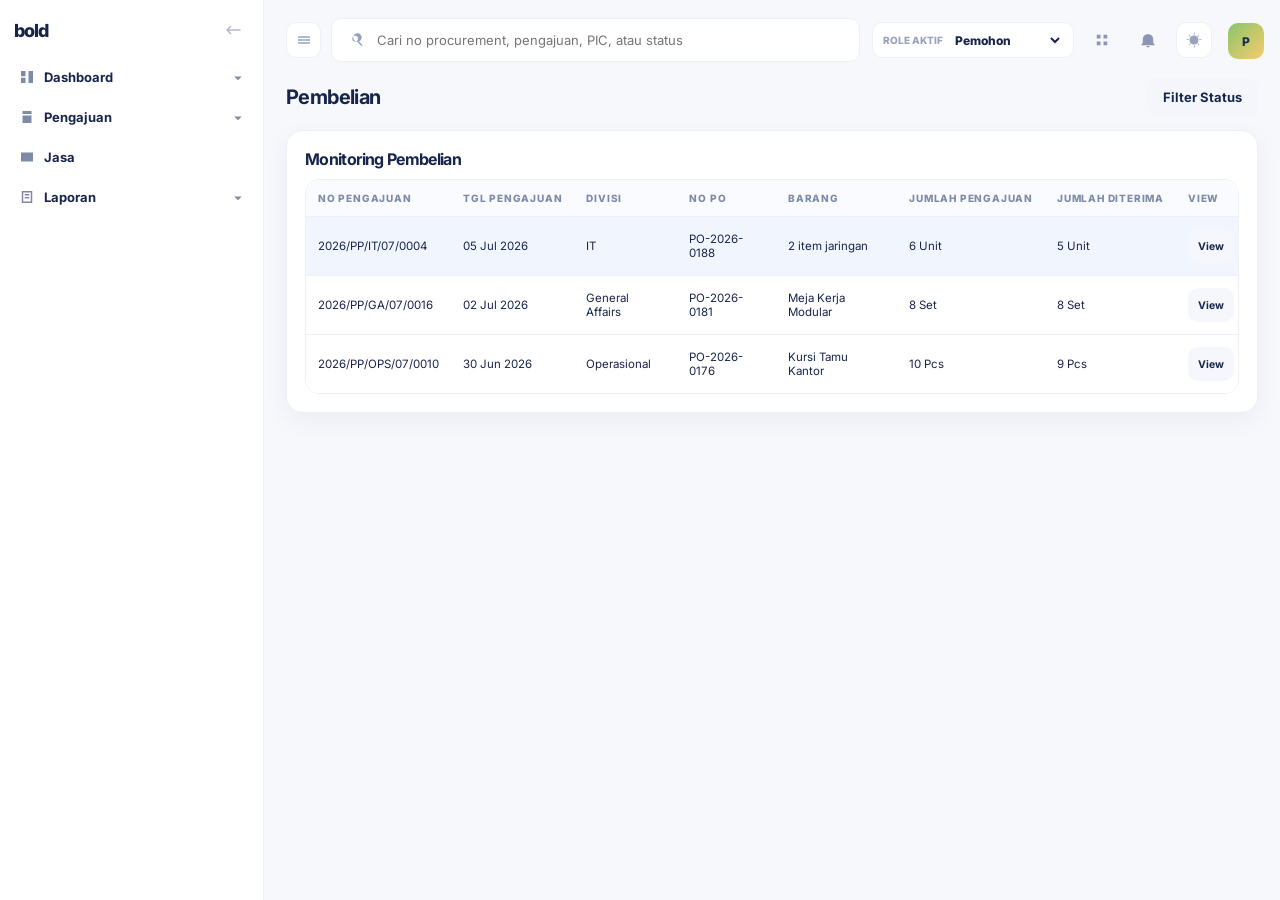
<file: procurement-pembelian.html>
﻿<!DOCTYPE html>
<html lang="en">
  <head>
    <meta charset="UTF-8" />
    <meta name="viewport" content="width=device-width, initial-scale=1.0" />
    <title>Pembelian - Procurement UI Prototype</title>
    <link rel="preconnect" href="https://fonts.googleapis.com" />
    <link rel="preconnect" href="https://fonts.gstatic.com" crossorigin />
    <link
      href="https://fonts.googleapis.com/css2?family=Inter:wght@400;500;600;700;800&display=swap"
      rel="stylesheet"
    />
    <link rel="stylesheet" href="./styles.css" />
  </head>
  <body
    data-theme="light"
    data-entity-singular="Pembelian"
    data-entity-plural="Daftar Pembelian"
    data-detail-view="procurement-pembelian"
  >
    <div class="app-shell">
      <aside class="sidebar" id="sidebar">
        <div class="sidebar-brand">
          <div class="brand-word">bold</div>
          <button class="collapse-button" type="button" aria-label="Collapse sidebar">
            <svg viewBox="0 0 24 24" aria-hidden="true">
              <path d="M10 7.4 8.6 6 2.6 12l6 6 1.4-1.4L6.4 13H22v-2H6.4L10 7.4Z" />
            </svg>
          </button>
        </div>

        <nav class="sidebar-nav">
          <div class="nav-module">
            <button class="nav-module-head" type="button" aria-expanded="false">
              <span class="nav-module-title">
                <span class="nav-module-icon">
                  <svg viewBox="0 0 24 24" aria-hidden="true">
                    <path d="M6 3h8l5 5v13H6V3Zm8 1.5V9h4.5L14 4.5Z" />
                  </svg>
                </span>
                Dashboard
              </span>
              <span class="nav-module-arrow">
                <svg viewBox="0 0 24 24" aria-hidden="true">
                  <path d="m7 10 5 5 5-5H7Z" />
                </svg>
              </span>
            </button>
            <div class="nav-submenu" hidden>
              <a class="nav-sublink is-disabled" href="#">Ringkas</a>
              <a class="nav-sublink is-disabled" href="#">Inbox</a>
            </div>
          </div>
          <div class="nav-module">
            <button class="nav-module-head" type="button" aria-expanded="false">
              <span class="nav-module-title">
                <span class="nav-module-icon">
                  <svg viewBox="0 0 24 24" aria-hidden="true">
                    <path d="M6 3h8l5 5v13H6V3Zm8 1.5V9h4.5L14 4.5Z" />
                  </svg>
                </span>
                Master
              </span>
              <span class="nav-module-arrow">
                <svg viewBox="0 0 24 24" aria-hidden="true">
                  <path d="m7 10 5 5 5-5H7Z" />
                </svg>
              </span>
            </button>
            <div class="nav-submenu" hidden>
              <a class="nav-sublink" href="./index.html">Barang</a>
              <a class="nav-sublink" href="./master-vendor.html">Vendor</a>
              <a class="nav-sublink" href="./master-divisi-role.html">Divisi</a>
              <a class="nav-sublink" href="./master-user-role.html">User & Role</a>
            </div>
          </div>
          <div class="nav-module">
            <button class="nav-module-head" type="button" aria-expanded="false">
              <span class="nav-module-title">
                <span class="nav-module-icon">
                  <svg viewBox="0 0 24 24" aria-hidden="true">
                    <path d="M6 4h12v4H6V4Zm0 6h12v10H6V10Zm2 2v2h3v-2H8Zm0 4v2h8v-2H8Z" />
                  </svg>
                </span>
                Pengajuan
              </span>
              <span class="nav-module-arrow">
                <svg viewBox="0 0 24 24" aria-hidden="true">
                  <path d="m7 10 5 5 5-5H7Z" />
                </svg>
              </span>
            </button>
            <div class="nav-submenu" hidden>
              <a class="nav-sublink" href="./pengajuan-barang.html">Barang</a>
              <a class="nav-sublink" href="./pengajuan-jasa.html">Jasa</a>
            </div>
          </div>
          <div class="nav-module">
            <button class="nav-module-head" type="button" aria-expanded="false">
              <span class="nav-module-title">
                <span class="nav-module-icon">
                  <svg viewBox="0 0 24 24" aria-hidden="true">
                    <path d="M5 4h14v3H5V4Zm0 5h14v11H5V9Zm2 2v2h10v-2H7Zm0 4v2h7v-2H7Z" />
                  </svg>
                </span>
                Approval
              </span>
              <span class="nav-module-arrow">
                <svg viewBox="0 0 24 24" aria-hidden="true">
                  <path d="m7 10 5 5 5-5H7Z" />
                </svg>
              </span>
            </button>
            <div class="nav-submenu" hidden>
              <a class="nav-sublink is-disabled" href="#">Approval Divisi</a>
              <a class="nav-sublink is-disabled" href="#">Review</a>
              <a class="nav-sublink is-disabled" href="#">Approval Akun</a>
              <a class="nav-sublink is-disabled" href="#">Approval Purchasing</a>
              <a class="nav-sublink is-disabled" href="#">Approval Dir.</a>
            </div>
          </div>
          <div class="nav-module">
            <button class="nav-module-head" type="button" aria-expanded="true">
              <span class="nav-module-title">
                <span class="nav-module-icon">
                  <svg viewBox="0 0 24 24" aria-hidden="true">
                    <path d="M4 5h16v3H4V5Zm2 5h12v9H6v-9Zm2 2v5h8v-5H8Z" />
                  </svg>
                </span>
                Penawaran & PO
              </span>
              <span class="nav-module-arrow">
                <svg viewBox="0 0 24 24" aria-hidden="true">
                  <path d="m7 10 5 5 5-5H7Z" />
                </svg>
              </span>
            </button>
            <div class="nav-submenu">
              <a class="nav-sublink" href="./procurement-penawaran.html">Penawaran</a>
              <a class="nav-sublink" href="./procurement-po.html">Buat PO</a>
            </div>
          </div>
          <div class="nav-module">
            <button class="nav-module-head" type="button" aria-expanded="false">
              <span class="nav-module-title">
                <span class="nav-module-icon">
                  <svg viewBox="0 0 24 24" aria-hidden="true">
                    <path d="M5 4h14v4H5V4Zm0 6h14v10H5V10Zm2 2v6h4v-6H7Z" />
                  </svg>
                </span>
                Terima & Retur
              </span>
              <span class="nav-module-arrow">
                <svg viewBox="0 0 24 24" aria-hidden="true">
                  <path d="m7 10 5 5 5-5H7Z" />
                </svg>
              </span>
            </button>
            <div class="nav-submenu" hidden>
              <a class="nav-sublink" href="./penerimaan-barang.html">Penerimaan</a>
              <a class="nav-sublink" href="./retur-barang.html">Retur</a>
            </div>
          </div>
          <div class="nav-module">
            <a class="nav-module-link is-disabled" href="#">
              <span class="nav-module-title">
                <span class="nav-module-icon">
                  <svg viewBox="0 0 24 24" aria-hidden="true">
                    <path d="M4 6h16v12H4V6Zm2 2v8h12V8H6Zm2 2h8v2H8v-2Z" />
                  </svg>
                </span>
                Monitor Jasa
              </span>
            </a>
          </div>
          <div class="nav-module">
            <a class="nav-module-link is-disabled" href="#">
              <span class="nav-module-title">
                <span class="nav-module-icon">
                  <svg viewBox="0 0 24 24" aria-hidden="true">
                    <path d="M5 5h14v14H5V5Zm2 2v10h10V7H7Zm2 2h6v2H9V9Zm0 4h6v2H9v-2Z" />
                  </svg>
                </span>
                Tagihan
              </span>
            </a>
          </div>
          <div class="nav-module">
            <button class="nav-module-head" type="button" aria-expanded="false">
              <span class="nav-module-title">
                <span class="nav-module-icon">
                  <svg viewBox="0 0 24 24" aria-hidden="true">
                    <path d="M4 5h16v4H4V5Zm0 6h16v8H4v-8Zm2 2v4h5v-4H6Z" />
                  </svg>
                </span>
                AP & Pay
              </span>
              <span class="nav-module-arrow">
                <svg viewBox="0 0 24 24" aria-hidden="true">
                  <path d="m7 10 5 5 5-5H7Z" />
                </svg>
              </span>
            </button>
            <div class="nav-submenu" hidden>
              <a class="nav-sublink is-disabled" href="#">Anggaran</a>
              <a class="nav-sublink is-disabled" href="#">Bayar</a>
            </div>
          </div>
          <div class="nav-module">
            <button class="nav-module-head" type="button" aria-expanded="false">
              <span class="nav-module-title">
                <span class="nav-module-icon">
                  <svg viewBox="0 0 24 24" aria-hidden="true">
                    <path d="M7 3h10l4 4v14H3V3h4Zm1 2v14h10V8.5L15.5 5H8Zm2 4h6v2h-6V9Zm0 4h6v2h-6v-2Z" />
                  </svg>
                </span>
                Aset
              </span>
              <span class="nav-module-arrow">
                <svg viewBox="0 0 24 24" aria-hidden="true">
                  <path d="m7 10 5 5 5-5H7Z" />
                </svg>
              </span>
            </button>
            <div class="nav-submenu" hidden>
              <a class="nav-sublink is-disabled" href="#">Item Aset</a>
              <a class="nav-sublink is-disabled" href="#">Aktivasi</a>
            </div>
          </div>
          <div class="nav-module">
            <button class="nav-module-head" type="button" aria-expanded="false">
              <span class="nav-module-title">
                <span class="nav-module-icon">
                  <svg viewBox="0 0 24 24" aria-hidden="true">
                    <path d="M5 4h14v16H5V4Zm2 2v12h10V6H7Zm2 2h6v2H9V8Zm0 4h6v2H9v-2Z" />
                  </svg>
                </span>
                Laporan
              </span>
              <span class="nav-module-arrow">
                <svg viewBox="0 0 24 24" aria-hidden="true">
                  <path d="m7 10 5 5 5-5H7Z" />
                </svg>
              </span>
            </button>
            <div class="nav-submenu" hidden>
              <a class="nav-sublink is-disabled" href="#">Histori</a>
              <a class="nav-sublink is-disabled" href="#">Arsip</a>
              <a class="nav-sublink is-disabled" href="#">Ringkas</a>
            </div>
          </div>
        </nav>
      </aside>

      <main class="main-panel">
        <header class="topbar">
          <div class="topbar-left">
            <button class="icon-button mobile-only" id="sidebarToggle" type="button" aria-label="Toggle sidebar">
              <svg viewBox="0 0 24 24" aria-hidden="true">
                <path d="M4 7h16v2H4V7Zm0 8h16v2H4v-2Zm0-4h16v2H4v-2Z" />
              </svg>
            </button>
            <label class="search-shell" aria-label="Search">
              <svg viewBox="0 0 24 24" aria-hidden="true">
                <path d="m15.5 14 5 5-1.5 1.5-5-5v-.8l-.3-.3A6 6 0 1 1 15.5 14ZM10 14a4 4 0 1 0 0-8 4 4 0 0 0 0 8Z" />
              </svg>
              <input type="text" placeholder="Cari no procurement, pengajuan, PIC, atau status" />
            </label>
          </div>

          <div class="topbar-right">
            <button class="utility-button" type="button" aria-label="Apps">
              <svg viewBox="0 0 24 24" aria-hidden="true">
                <path d="M5 5h5v5H5V5Zm9 0h5v5h-5V5ZM5 14h5v5H5v-5Zm9 0h5v5h-5v-5Z" />
              </svg>
            </button>
            <button class="utility-button" type="button" aria-label="Notifications">
              <svg viewBox="0 0 24 24" aria-hidden="true">
                <path d="M12 22a2.5 2.5 0 0 0 2.4-2H9.6A2.5 2.5 0 0 0 12 22Zm7-6V11a7 7 0 1 0-14 0v5L3 18v1h18v-1l-2-2Z" />
              </svg>
            </button>
            <button class="theme-toggle" id="themeToggle" type="button" aria-label="Toggle theme">
              <svg class="theme-icon theme-icon-sun" viewBox="0 0 24 24" aria-hidden="true">
                <path d="M12 18a6 6 0 1 1 0-12 6 6 0 0 1 0 12Zm0-16h1v3h-1V2Zm0 17h1v3h-1v-3ZM2 11h3v1H2v-1Zm17 0h3v1h-3v-1ZM4.9 18.4l.7.7 2.1-2.1-.7-.7-2.1 2.1Zm11.2-11.2.7.7 2.1-2.1-.7-.7-2.1 2.1ZM4.9 5.6l2.1 2.1.7-.7-2.1-2.1-.7.7Zm11.2 11.2 2.1 2.1.7-.7-2.1-2.1-.7.7Z" />
              </svg>
              <svg class="theme-icon theme-icon-moon" viewBox="0 0 24 24" aria-hidden="true">
                <path d="M14.7 2.2A8.8 8.8 0 1 0 21.8 15 7.4 7.4 0 0 1 14.7 2.2Z" />
              </svg>
            </button>
            <button class="avatar-button" type="button" aria-label="Profile">
              <span class="avatar-photo">MS</span>
            </button>
          </div>
        </header>

        <section class="page-head">
          <div>
            <h2>Pembelian</h2>
          </div>
          <div class="page-actions">
            <button class="secondary-button" type="button">Filter Status</button>
          </div>
        </section>

        <section class="panel panel-table">
          <div class="panel-head">
            <div>
              <h3>Monitoring Pembelian</h3>
            </div>
          </div>

          <div class="table-wrap">
              <table>
              <thead>
                <tr>
                  <th>No Pengajuan</th>
                  <th>Tgl Pengajuan</th>
                  <th>Divisi</th>
                  <th>No PO</th>
                  <th>Barang</th>
                  <th>Jumlah Pengajuan</th>
                  <th>Jumlah Diterima</th>
                  <th>View</th>
                </tr>
              </thead>
              <tbody id="requestTableBody">
                <tr class="master-slave-row is-active">
                  <td>2026/PP/IT/07/0004</td>
                  <td>05 Jul 2026</td>
                  <td>IT</td>
                  <td>PO-2026-0188</td>
                  <td>2 item jaringan</td>
                  <td>6 Unit</td>
                  <td>5 Unit</td>
                  <td>
                    <button class="table-action" type="button" data-detail="true" data-code="PBL-2026-0007" data-status="bermasalah">
                      View
                    </button>
                  </td>
                </tr>
                <tr class="master-slave-row">
                  <td>2026/PP/GA/07/0016</td>
                  <td>02 Jul 2026</td>
                  <td>General Affairs</td>
                  <td>PO-2026-0181</td>
                  <td>Meja Kerja Modular</td>
                  <td>8 Set</td>
                  <td>8 Set</td>
                  <td>
                    <button class="table-action" type="button" data-detail="true" data-code="PBL-2026-0006" data-status="diterima">
                      View
                    </button>
                  </td>
                </tr>
                <tr class="master-slave-row">
                  <td>2026/PP/OPS/07/0010</td>
                  <td>30 Jun 2026</td>
                  <td>Operasional</td>
                  <td>PO-2026-0176</td>
                  <td>Kursi Tamu Kantor</td>
                  <td>10 Pcs</td>
                  <td>9 Pcs</td>
                  <td>
                    <button class="table-action" type="button" data-detail="true" data-code="PBL-2026-0005" data-status="selesai">
                      View
                    </button>
                  </td>
                </tr>
              </tbody>
            </table>
          </div>
        </section>
      </main>
    </div>

    <div class="modal-backdrop" id="detailModalBackdrop" hidden aria-hidden="true">
      <div class="modal-card modal-card-wide" role="dialog" aria-modal="true" aria-hidden="true" aria-labelledby="modalTitle">
        <div class="modal-head">
          <div>
            <p class="eyebrow" id="modalKicker">Detail</p>
            <h3 id="modalTitle">Detail Pembelian</h3>
          </div>
          <button class="icon-button tiny" id="closeDetailModal" type="button" aria-label="Close modal">
            <svg viewBox="0 0 24 24" aria-hidden="true">
              <path d="m18.3 5.7-1-1L12 10 6.7 4.7l-1 1L11 11l-5.3 5.3 1 1L12 12l5.3 5.3 1-1L13 11l5.3-5.3Z" />
            </svg>
          </button>
        </div>

        <div class="modal-form" id="detailModalBody"></div>
        <div class="modal-actions">
          <div class="detail-status-actions" id="detailStatusActions"></div>
          <button class="secondary-button" id="cancelDetailModal" type="button">Tutup</button>
        </div>
      </div>
    </div>

    <script id="detailRecordsData" type="application/json">
      {
        "PBL-2026-0007": {
          "purchase_order_head": { "no_po": "PO-2026-0188", "tgl_po": "09 Jul 2026", "status": "disetujui", "catatan": "PO otomatis dari penawaran PNW-2026-0033." },
          "purchase_order_detail": [
            { "no_po": "PO-2026-0188", "no_penawaran": "PNW-2026-0033", "no_pengajuan": "2026/PP/IT/07/0004", "tgl_pengajuan": "05 Jul 2026", "nama_divisi": "IT", "nama_vendor": "PT NetCom", "uraian": "Access Point Dual Band", "jumlah": "4", "jumlah_baik": "4", "satuan": "Unit", "harga_satuan": "Rp9.143.625", "subtotal": "Rp36.574.500", "status": "diterima" },
            { "no_po": "PO-2026-0188", "no_penawaran": "PNW-2026-0033", "no_pengajuan": "2026/PP/IT/07/0004", "tgl_pengajuan": "05 Jul 2026", "nama_divisi": "IT", "nama_vendor": "PT NetCom", "uraian": "Managed Switch 24 Port", "jumlah": "2", "jumlah_baik": "1", "satuan": "Unit", "harga_satuan": "Rp1.831.500", "subtotal": "Rp1.831.500", "status": "diterima_sebagian" }
          ],
          "penerimaan_barang": { "no_penerimaan": "RCV-2026-0001", "no_urut": "1-2", "no_po": "PO-2026-0188", "tgl_penerimaan": "16 Jul 2026", "user_terima": "USR-PUR-001", "qty_baik": "5", "status": "bermasalah", "catatan": "5 unit barang baik diterima, 1 unit masuk proses retur otomatis." },
          "tagihan": null,
          "permintaan_pembayaran": null,
          "transaksi_pembayaran": null,
          "lampiran_dokumen": [
            { "no_lampiran": "LMP-PO-0188", "modul_lampiran": "purchase_order", "jenis_lampiran": "po", "nama_file": "PO-2026-0188.pdf", "status": "tersedia" },
            { "no_lampiran": "LMP-RCV-0001", "modul_lampiran": "penerimaan_barang", "jenis_lampiran": "penerimaan", "nama_file": "RCV-2026-0001.pdf", "status": "tersedia" },
            { "no_lampiran": "LMP-RTR-0008", "modul_lampiran": "retur_barang", "jenis_lampiran": "retur", "nama_file": "RTR-2026-0008.pdf", "status": "menunggu_upload" }
          ],
          "histori_proses": [
            { "tanggal": "05 Jul 2026", "modul": "pengajuan", "status": "siap_procurement", "catatan": "Pengajuan selesai approval." },
            { "tanggal": "09 Jul 2026", "modul": "penawaran", "status": "disetujui", "catatan": "PNW-2026-0033 disetujui, PO otomatis dibuat." },
            { "tanggal": "16 Jul 2026", "modul": "penerimaan_barang", "status": "bermasalah", "catatan": "5 unit baik diterima, 1 unit diproses retur." }
          ]
        },
        "PBL-2026-0006": {
          "purchase_order_head": { "no_po": "PO-2026-0181", "tgl_po": "06 Jul 2026", "status": "disetujui", "catatan": "Barang sudah diterima." },
          "purchase_order_detail": [
            { "no_po": "PO-2026-0181", "no_penawaran": "PNW-2026-0045", "no_pengajuan": "2026/PP/GA/07/0016", "tgl_pengajuan": "02 Jul 2026", "nama_divisi": "General Affairs", "nama_vendor": "PT Office Hub", "uraian": "Meja Kerja Modular", "jumlah": "8", "jumlah_baik": "8", "satuan": "Set", "harga_satuan": "Rp2.300.000", "subtotal": "Rp18.400.000", "status": "diterima" }
          ],
          "penerimaan_barang": { "no_penerimaan": "RCV-2026-0003", "no_urut": 1, "no_po": "PO-2026-0181", "no_urut_po": 1, "tgl_penerimaan": "16 Jul 2026", "user_terima": "USR-PUR-001", "qty_baik": "8", "status": "diterima", "catatan": "Barang baik diterima." },
          "tagihan": null,
          "permintaan_pembayaran": null,
          "transaksi_pembayaran": null,
          "lampiran_dokumen": [
            { "no_lampiran": "LMP-PO-0181", "modul_lampiran": "purchase_order", "jenis_lampiran": "po", "nama_file": "PO-2026-0181.pdf", "status": "tersedia" },
            { "no_lampiran": "LMP-RCV-0003", "modul_lampiran": "penerimaan_barang", "jenis_lampiran": "penerimaan", "nama_file": "RCV-2026-0003", "status": "tersedia" }
          ],
          "histori_proses": [
            { "tanggal": "02 Jul 2026", "modul": "pengajuan", "status": "siap_procurement", "catatan": "Pengajuan selesai approval." },
            { "tanggal": "06 Jul 2026", "modul": "purchase_order_head", "status": "disetujui", "catatan": "PO disetujui." },
            { "tanggal": "16 Jul 2026", "modul": "penerimaan_barang", "status": "diterima", "catatan": "Barang diterima sesuai." }
          ]
        },
        "PBL-2026-0005": {
          "purchase_order_head": { "no_po": "PO-2026-0176", "tgl_po": "02 Jul 2026", "status": "selesai", "catatan": "Pembelian memuat qty barang baik yang diterima." },
          "purchase_order_detail": [
            { "no_po": "PO-2026-0176", "no_penawaran": "PNW-2026-0028", "no_pengajuan": "2026/PP/OPS/07/0010", "tgl_pengajuan": "30 Jun 2026", "nama_divisi": "Operasional", "nama_vendor": "PT Sarana Office", "uraian": "Kursi Tamu Kantor", "jumlah": "10", "jumlah_baik": "9", "satuan": "Pcs", "harga_satuan": "Rp1.275.000", "subtotal": "Rp12.750.000", "status": "diterima" }
          ],
          "penerimaan_barang": { "no_penerimaan": "RCV-2026-0002", "no_po": "PO-2026-0176", "tgl_penerimaan": "15 Jul 2026", "user_terima": "USR-PUR-001", "qty_baik": "9", "status": "selesai", "catatan": "9 pcs barang baik diterima." },
          "tagihan": { "no_tagihan": "INV-SO-778", "kode_vendor": "VDR-0007", "tgl_tagihan": "15 Jul 2026", "tgl_jatuh_tempo": "30 Jul 2026", "nominal_tagihan": "Rp12.750.000", "status": "terbayar", "deskripsi_tagihan": "Tagihan PO-2026-0176." },
          "permintaan_pembayaran": { "no_permintaan_pembayaran": "PAYREQ-2026-0042", "sumber_pembayaran": "tagihan", "no_tagihan": "INV-SO-778", "nominal_diminta": "Rp12.750.000", "tgl_pengajuan": "15 Jul 2026", "status": "selesai", "perlu_persetujuan_direktur": false },
          "transaksi_pembayaran": { "no_transaksi": "PAY-2026-0042", "no_permintaan_pembayaran": "PAYREQ-2026-0042", "metode_pembayaran": "transfer", "tgl_bayar": "15 Jul 2026", "nominal_bayar": "Rp12.750.000", "kasir": "USR-FIN-001", "status": "berhasil", "referensi_bank": "BCA-77891" },
          "lampiran_dokumen": [
            { "no_lampiran": "LMP-PO-0176", "modul_lampiran": "purchase_order", "jenis_lampiran": "po", "nama_file": "PO-2026-0176.pdf", "status": "tersedia" },
            { "no_lampiran": "LMP-RCV-0002", "modul_lampiran": "penerimaan_barang", "jenis_lampiran": "penerimaan", "nama_file": "RCV-2026-0002.pdf", "status": "selesai" },
            { "no_lampiran": "LMP-INV-778", "modul_lampiran": "tagihan", "jenis_lampiran": "invoice", "nama_file": "INV-SO-778.pdf", "status": "terbayar" },
            { "no_lampiran": "LMP-PAY-0042", "modul_lampiran": "transaksi_pembayaran", "jenis_lampiran": "bukti_bayar", "nama_file": "PAY-2026-0042.pdf", "status": "tersedia" }
          ],
          "histori_proses": [
            { "tanggal": "02 Jul 2026", "modul": "purchase_order_head", "status": "selesai", "catatan": "PO dibuat." },
            { "tanggal": "15 Jul 2026", "modul": "penerimaan_barang", "status": "selesai", "catatan": "9 pcs barang baik diterima." },
            { "tanggal": "15 Jul 2026", "modul": "transaksi_pembayaran", "status": "berhasil", "catatan": "Pembayaran selesai." }
          ]
        }
      }
    </script>

    <div class="inline-alert" id="inlineAlert" hidden>
      <div class="inline-alert-icon"></div>
      <div>
        <strong id="inlineAlertTitle">Status</strong>
        <p id="inlineAlertText">Alert detail</p>
      </div>
      <button class="icon-button tiny" id="dismissAlert" type="button" aria-label="Dismiss alert">
        <svg viewBox="0 0 24 24" aria-hidden="true">
          <path d="m18.3 5.7-1-1L12 10 6.7 4.7l-1 1L11 11l-5.3 5.3 1 1L12 12l5.3 5.3 1-1L13 11l5.3-5.3Z" />
        </svg>
      </button>
    </div>

    <script src="./script.js"></script>
  </body>
</html>
</file>
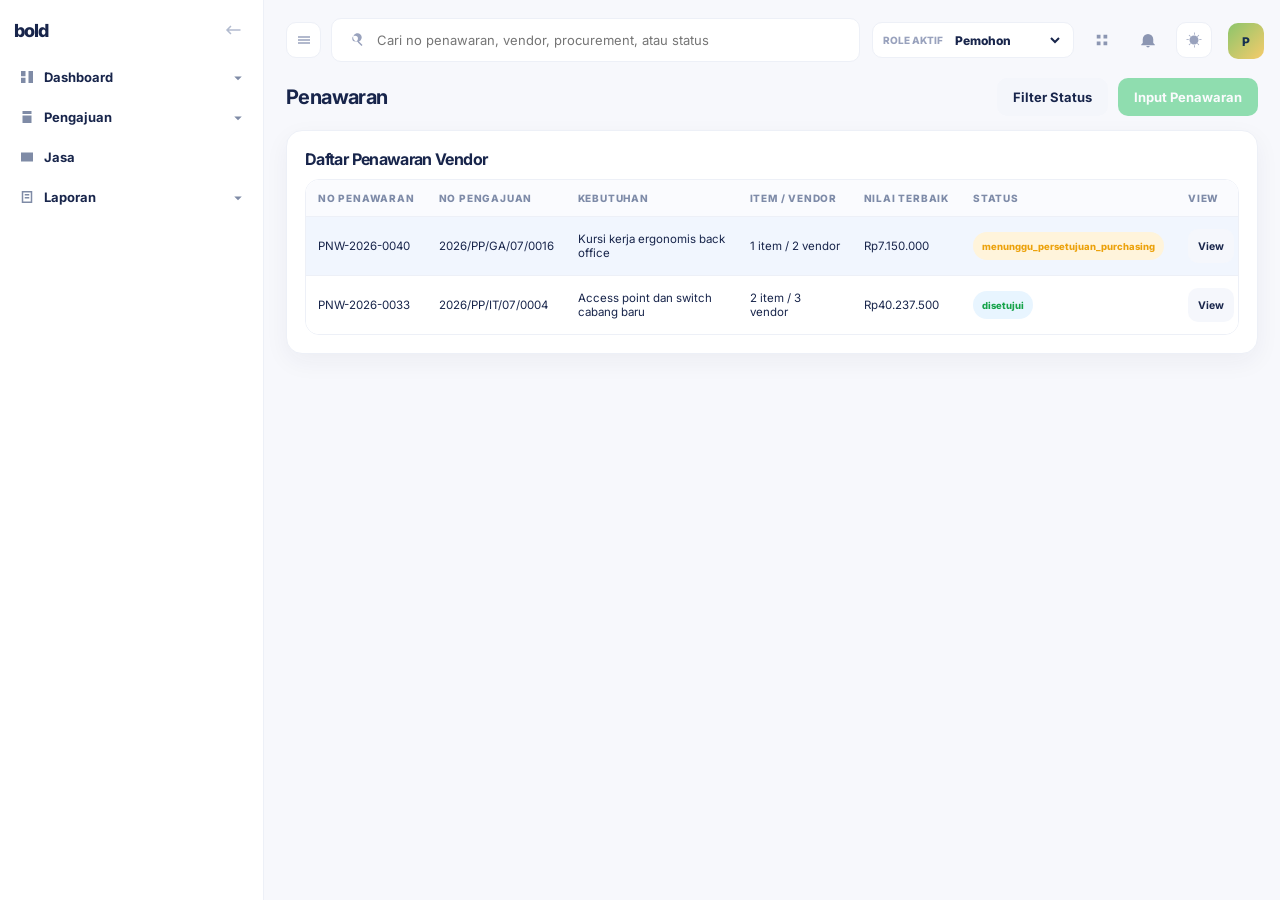
<file: procurement-penawaran.html>
﻿<!DOCTYPE html>
<html lang="en">
  <head>
    <meta charset="UTF-8" />
    <meta name="viewport" content="width=device-width, initial-scale=1.0" />
    <title>Penawaran Vendor - Procurement UI Prototype</title>
    <link rel="preconnect" href="https://fonts.googleapis.com" />
    <link rel="preconnect" href="https://fonts.gstatic.com" crossorigin />
    <link
      href="https://fonts.googleapis.com/css2?family=Inter:wght@400;500;600;700;800&display=swap"
      rel="stylesheet"
    />
    <link rel="stylesheet" href="./styles.css" />
  </head>
  <body
    data-theme="light"
    data-entity-singular="Penawaran Vendor"
    data-entity-plural="Penawaran Vendor"
    data-detail-view="procurement-penawaran"
  >
    <div class="app-shell">
      <aside class="sidebar" id="sidebar">
        <div class="sidebar-brand">
          <div class="brand-word">bold</div>
          <button class="collapse-button" type="button" aria-label="Collapse sidebar">
            <svg viewBox="0 0 24 24" aria-hidden="true">
              <path d="M10 7.4 8.6 6 2.6 12l6 6 1.4-1.4L6.4 13H22v-2H6.4L10 7.4Z" />
            </svg>
          </button>
        </div>

        <nav class="sidebar-nav">
          <div class="nav-module">
            <button class="nav-module-head" type="button" aria-expanded="false">
              <span class="nav-module-title">
                <span class="nav-module-icon">
                  <svg viewBox="0 0 24 24" aria-hidden="true">
                    <path d="M6 3h8l5 5v13H6V3Zm8 1.5V9h4.5L14 4.5Z" />
                  </svg>
                </span>
                Dashboard
              </span>
              <span class="nav-module-arrow">
                <svg viewBox="0 0 24 24" aria-hidden="true">
                  <path d="m7 10 5 5 5-5H7Z" />
                </svg>
              </span>
            </button>
            <div class="nav-submenu" hidden>
              <a class="nav-sublink is-disabled" href="#">Ringkas</a>
              <a class="nav-sublink is-disabled" href="#">Inbox</a>
            </div>
          </div>
          <div class="nav-module">
            <button class="nav-module-head" type="button" aria-expanded="false">
              <span class="nav-module-title">
                <span class="nav-module-icon">
                  <svg viewBox="0 0 24 24" aria-hidden="true">
                    <path d="M6 3h8l5 5v13H6V3Zm8 1.5V9h4.5L14 4.5Z" />
                  </svg>
                </span>
                Master
              </span>
              <span class="nav-module-arrow">
                <svg viewBox="0 0 24 24" aria-hidden="true">
                  <path d="m7 10 5 5 5-5H7Z" />
                </svg>
              </span>
            </button>
            <div class="nav-submenu" hidden>
              <a class="nav-sublink" href="./index.html">Barang</a>
              <a class="nav-sublink" href="./master-vendor.html">Vendor</a>
              <a class="nav-sublink" href="./master-divisi-role.html">Divisi</a>
              <a class="nav-sublink" href="./master-user-role.html">User & Role</a>
            </div>
          </div>
          <div class="nav-module">
            <button class="nav-module-head" type="button" aria-expanded="false">
              <span class="nav-module-title">
                <span class="nav-module-icon">
                  <svg viewBox="0 0 24 24" aria-hidden="true">
                    <path d="M6 4h12v4H6V4Zm0 6h12v10H6V10Zm2 2v2h3v-2H8Zm0 4v2h8v-2H8Z" />
                  </svg>
                </span>
                Pengajuan
              </span>
              <span class="nav-module-arrow">
                <svg viewBox="0 0 24 24" aria-hidden="true">
                  <path d="m7 10 5 5 5-5H7Z" />
                </svg>
              </span>
            </button>
            <div class="nav-submenu" hidden>
              <a class="nav-sublink" href="./pengajuan-barang.html">Barang</a>
              <a class="nav-sublink" href="./pengajuan-jasa.html">Jasa</a>
            </div>
          </div>
          <div class="nav-module">
            <button class="nav-module-head" type="button" aria-expanded="false">
              <span class="nav-module-title">
                <span class="nav-module-icon">
                  <svg viewBox="0 0 24 24" aria-hidden="true">
                    <path d="M5 4h14v3H5V4Zm0 5h14v11H5V9Zm2 2v2h10v-2H7Zm0 4v2h7v-2H7Z" />
                  </svg>
                </span>
                Approval
              </span>
              <span class="nav-module-arrow">
                <svg viewBox="0 0 24 24" aria-hidden="true">
                  <path d="m7 10 5 5 5-5H7Z" />
                </svg>
              </span>
            </button>
            <div class="nav-submenu" hidden>
              <a class="nav-sublink is-disabled" href="#">Approval Divisi</a>
              <a class="nav-sublink is-disabled" href="#">Review</a>
              <a class="nav-sublink is-disabled" href="#">Approval Akun</a>
              <a class="nav-sublink is-disabled" href="#">Approval Purchasing</a>
              <a class="nav-sublink is-disabled" href="#">Approval Dir.</a>
            </div>
          </div>
          <div class="nav-module">
            <button class="nav-module-head" type="button" aria-expanded="true">
              <span class="nav-module-title">
                <span class="nav-module-icon">
                  <svg viewBox="0 0 24 24" aria-hidden="true">
                    <path d="M4 5h16v3H4V5Zm2 5h12v9H6v-9Zm2 2v5h8v-5H8Z" />
                  </svg>
                </span>
                Penawaran & PO
              </span>
              <span class="nav-module-arrow">
                <svg viewBox="0 0 24 24" aria-hidden="true">
                  <path d="m7 10 5 5 5-5H7Z" />
                </svg>
              </span>
            </button>
            <div class="nav-submenu">
              <a class="nav-sublink active" href="./procurement-penawaran.html">Penawaran</a>
              <a class="nav-sublink" href="./procurement-po.html">Buat PO</a>
            </div>
          </div>
          <div class="nav-module">
            <button class="nav-module-head" type="button" aria-expanded="false">
              <span class="nav-module-title">
                <span class="nav-module-icon">
                  <svg viewBox="0 0 24 24" aria-hidden="true">
                    <path d="M5 4h14v4H5V4Zm0 6h14v10H5V10Zm2 2v6h4v-6H7Z" />
                  </svg>
                </span>
                Terima & Retur
              </span>
              <span class="nav-module-arrow">
                <svg viewBox="0 0 24 24" aria-hidden="true">
                  <path d="m7 10 5 5 5-5H7Z" />
                </svg>
              </span>
            </button>
            <div class="nav-submenu" hidden>
              <a class="nav-sublink" href="./penerimaan-barang.html">Penerimaan</a>
              <a class="nav-sublink" href="./retur-barang.html">Retur</a>
            </div>
          </div>
          <div class="nav-module">
            <a class="nav-module-link is-disabled" href="#">
              <span class="nav-module-title">
                <span class="nav-module-icon">
                  <svg viewBox="0 0 24 24" aria-hidden="true">
                    <path d="M4 6h16v12H4V6Zm2 2v8h12V8H6Zm2 2h8v2H8v-2Z" />
                  </svg>
                </span>
                Monitor Jasa
              </span>
            </a>
          </div>
          <div class="nav-module">
            <a class="nav-module-link is-disabled" href="#">
              <span class="nav-module-title">
                <span class="nav-module-icon">
                  <svg viewBox="0 0 24 24" aria-hidden="true">
                    <path d="M5 5h14v14H5V5Zm2 2v10h10V7H7Zm2 2h6v2H9V9Zm0 4h6v2H9v-2Z" />
                  </svg>
                </span>
                Tagihan
              </span>
            </a>
          </div>
          <div class="nav-module">
            <button class="nav-module-head" type="button" aria-expanded="false">
              <span class="nav-module-title">
                <span class="nav-module-icon">
                  <svg viewBox="0 0 24 24" aria-hidden="true">
                    <path d="M4 5h16v4H4V5Zm0 6h16v8H4v-8Zm2 2v4h5v-4H6Z" />
                  </svg>
                </span>
                AP & Pay
              </span>
              <span class="nav-module-arrow">
                <svg viewBox="0 0 24 24" aria-hidden="true">
                  <path d="m7 10 5 5 5-5H7Z" />
                </svg>
              </span>
            </button>
            <div class="nav-submenu" hidden>
              <a class="nav-sublink is-disabled" href="#">Anggaran</a>
              <a class="nav-sublink is-disabled" href="#">Bayar</a>
            </div>
          </div>
          <div class="nav-module">
            <button class="nav-module-head" type="button" aria-expanded="false">
              <span class="nav-module-title">
                <span class="nav-module-icon">
                  <svg viewBox="0 0 24 24" aria-hidden="true">
                    <path d="M7 3h10l4 4v14H3V3h4Zm1 2v14h10V8.5L15.5 5H8Zm2 4h6v2h-6V9Zm0 4h6v2h-6v-2Z" />
                  </svg>
                </span>
                Aset
              </span>
              <span class="nav-module-arrow">
                <svg viewBox="0 0 24 24" aria-hidden="true">
                  <path d="m7 10 5 5 5-5H7Z" />
                </svg>
              </span>
            </button>
            <div class="nav-submenu" hidden>
              <a class="nav-sublink is-disabled" href="#">Item Aset</a>
              <a class="nav-sublink is-disabled" href="#">Aktivasi</a>
            </div>
          </div>
          <div class="nav-module">
            <button class="nav-module-head" type="button" aria-expanded="false">
              <span class="nav-module-title">
                <span class="nav-module-icon">
                  <svg viewBox="0 0 24 24" aria-hidden="true">
                    <path d="M5 4h14v16H5V4Zm2 2v12h10V6H7Zm2 2h6v2H9V8Zm0 4h6v2H9v-2Z" />
                  </svg>
                </span>
                Laporan
              </span>
              <span class="nav-module-arrow">
                <svg viewBox="0 0 24 24" aria-hidden="true">
                  <path d="m7 10 5 5 5-5H7Z" />
                </svg>
              </span>
            </button>
            <div class="nav-submenu" hidden>
              <a class="nav-sublink is-disabled" href="#">Histori</a>
              <a class="nav-sublink is-disabled" href="#">Arsip</a>
              <a class="nav-sublink is-disabled" href="#">Ringkas</a>
            </div>
          </div>
        </nav>
      </aside>

      <main class="main-panel">
        <header class="topbar">
          <div class="topbar-left">
            <button class="icon-button mobile-only" id="sidebarToggle" type="button" aria-label="Toggle sidebar">
              <svg viewBox="0 0 24 24" aria-hidden="true">
                <path d="M4 7h16v2H4V7Zm0 8h16v2H4v-2Zm0-4h16v2H4v-2Z" />
              </svg>
            </button>
            <label class="search-shell" aria-label="Search">
              <svg viewBox="0 0 24 24" aria-hidden="true">
                <path d="m15.5 14 5 5-1.5 1.5-5-5v-.8l-.3-.3A6 6 0 1 1 15.5 14ZM10 14a4 4 0 1 0 0-8 4 4 0 0 0 0 8Z" />
              </svg>
              <input type="text" placeholder="Cari no penawaran, vendor, procurement, atau status" />
            </label>
          </div>

          <div class="topbar-right">
            <button class="utility-button" type="button" aria-label="Apps">
              <svg viewBox="0 0 24 24" aria-hidden="true">
                <path d="M5 5h5v5H5V5Zm9 0h5v5h-5V5ZM5 14h5v5H5v-5Zm9 0h5v5h-5v-5Z" />
              </svg>
            </button>
            <button class="utility-button" type="button" aria-label="Notifications">
              <svg viewBox="0 0 24 24" aria-hidden="true">
                <path d="M12 22a2.5 2.5 0 0 0 2.4-2H9.6A2.5 2.5 0 0 0 12 22Zm7-6V11a7 7 0 1 0-14 0v5L3 18v1h18v-1l-2-2Z" />
              </svg>
            </button>
            <button class="theme-toggle" id="themeToggle" type="button" aria-label="Toggle theme">
              <svg class="theme-icon theme-icon-sun" viewBox="0 0 24 24" aria-hidden="true">
                <path d="M12 18a6 6 0 1 1 0-12 6 6 0 0 1 0 12Zm0-16h1v3h-1V2Zm0 17h1v3h-1v-3ZM2 11h3v1H2v-1Zm17 0h3v1h-3v-1ZM4.9 18.4l.7.7 2.1-2.1-.7-.7-2.1 2.1Zm11.2-11.2.7.7 2.1-2.1-.7-.7-2.1 2.1ZM4.9 5.6l2.1 2.1.7-.7-2.1-2.1-.7.7Zm11.2 11.2 2.1 2.1.7-.7-2.1-2.1-.7.7Z" />
              </svg>
              <svg class="theme-icon theme-icon-moon" viewBox="0 0 24 24" aria-hidden="true">
                <path d="M14.7 2.2A8.8 8.8 0 1 0 21.8 15 7.4 7.4 0 0 1 14.7 2.2Z" />
              </svg>
            </button>
            <button class="avatar-button" type="button" aria-label="Profile">
              <span class="avatar-photo">MS</span>
            </button>
          </div>
        </header>

        <section class="page-head">
          <div>
            <h2>Penawaran</h2>
          </div>
          <div class="page-actions">
            <button class="secondary-button" type="button">Filter Status</button>
            <button class="primary-button" id="openCreateModal" type="button">Input Penawaran</button>
          </div>
        </section>

        <section class="panel panel-table">
          <div class="panel-head">
            <div>
              <h3>Daftar Penawaran Vendor</h3>
            </div>
          </div>

          <div class="table-wrap">
            <table>
              <thead>
                <tr>
                  <th>No Penawaran</th>
                  <th>No Pengajuan</th>
                  <th>Kebutuhan</th>
                  <th>Item / Vendor</th>
                  <th>Nilai Terbaik</th>
                  <th>Status</th>
                  <th>View</th>
                </tr>
              </thead>
              <tbody id="requestTableBody">
                <tr class="master-slave-row is-active">
                  <td>PNW-2026-0040</td>
                  <td>2026/PP/GA/07/0016</td>
                  <td>Kursi kerja ergonomis back office</td>
                  <td>1 item / 2 vendor</td>
                  <td>Rp7.150.000</td>
                  <td><span class="status-chip waiting">menunggu_persetujuan_purchasing</span></td>
                  <td>
                    <button class="table-action" type="button" data-detail="true" data-code="2026/PP/GA/07/0016" data-status="menunggu_persetujuan_purchasing">
                      View
                    </button>
                  </td>
                </tr>
                <tr class="master-slave-row">
                  <td>PNW-2026-0033</td>
                  <td>2026/PP/IT/07/0004</td>
                  <td>Access point dan switch cabang baru</td>
                  <td>2 item / 3 vendor</td>
                  <td>Rp40.237.500</td>
                  <td><span class="status-chip success">disetujui</span></td>
                  <td>
                    <button class="table-action" type="button" data-detail="true" data-code="2026/PP/IT/07/0004" data-status="disetujui">
                      View
                    </button>
                  </td>
                </tr>
              </tbody>
            </table>
          </div>
        </section>
      </main>
    </div>

    <div class="modal-backdrop" id="createModalBackdrop" hidden aria-hidden="true">
      <div class="modal-card modal-card-wide" role="dialog" aria-modal="true" aria-hidden="true" aria-labelledby="createModalTitle">
        <div class="modal-head">
          <div>
            <p class="eyebrow" id="createModalKicker">Tambah</p>
            <h3 id="createModalTitle">Input Penawaran Vendor</h3>
          </div>
          <button class="icon-button tiny" id="closeCreateModal" type="button" aria-label="Close modal">
            <svg viewBox="0 0 24 24" aria-hidden="true">
              <path d="m18.3 5.7-1-1L12 10 6.7 4.7l-1 1L11 11l-5.3 5.3 1 1L12 12l5.3 5.3 1-1L13 11l5.3-5.3Z" />
            </svg>
          </button>
        </div>

        <form class="modal-form" id="requestForm">
          <section class="form-section">
            <div class="form-section-head">
              <strong>Pengajuan</strong>
            </div>

            <div class="form-grid">
              <label>
                <span>No Pengajuan</span>
                <div class="inline-field-action">
                  <input data-field="requestCode" data-primary-field name="no_pengajuan" type="text" required readonly placeholder="Pilih pengajuan" />
                  <button class="secondary-button" id="openRequestPickerModal" type="button">Pilih</button>
                </div>
              </label>
              <label>
                <span>No Penawaran</span>
                <input data-field="quoteCode" name="no_penawaran" type="text" required placeholder="PNW-2026-0042" />
              </label>
            </div>

            <div class="form-grid">
              <label>
                <span>Tanggal</span>
                <input data-field="quoteDate" name="tgl_penawaran_info" type="text" readonly />
              </label>
            </div>
          </section>

          <section class="form-section">
            <div class="form-section-head">
              <strong>Detail Penawaran</strong>
              <button class="secondary-button" id="openQuoteItemModal" type="button">Tambah Penawaran</button>
            </div>

            <div class="table-wrap table-wrap-compact">
              <table>
                <thead>
                  <tr>
                    <th>Barang</th>
                    <th>Vendor</th>
                    <th>Budget</th>
                    <th>Harga (Rp)</th>
                    <th>Ongkir</th>
                    <th>Diskon</th>
                    <th>PPN</th>
                    <th>Harga Include PPN</th>
                    <th>Pembayaran</th>
                    <th>Ket. Bayar</th>
                    <th>Kategori Kirim</th>
                    <th>Pengiriman</th>
                    <th>Estimasi Datang</th>
                    <th>Barang Dipilih</th>
                    <th>Aksi</th>
                  </tr>
                </thead>
                <tbody id="quoteItemsTableBody">
                  <tr>
                    <td colspan="15" class="empty-table-cell">Belum ada item penawaran.</td>
                  </tr>
                </tbody>
              </table>
            </div>
          </section>

          <div class="modal-actions">
            <button class="secondary-button" id="cancelCreateModal" type="button">Batal</button>
            <button class="primary-button" type="submit">Simpan Penawaran</button>
          </div>
        </form>
      </div>
    </div>

    <div class="modal-backdrop" id="requestPickerBackdrop" hidden aria-hidden="true">
      <div class="modal-card modal-card-wide" role="dialog" aria-modal="true" aria-hidden="true" aria-labelledby="requestPickerTitle">
        <div class="modal-head">
          <div>
            <p class="eyebrow">Referensi</p>
            <h3 id="requestPickerTitle">Pilih Pengajuan</h3>
          </div>
          <button class="icon-button tiny" id="closeRequestPickerModal" type="button" aria-label="Close modal">
            <svg viewBox="0 0 24 24" aria-hidden="true">
              <path d="m18.3 5.7-1-1L12 10 6.7 4.7l-1 1L11 11l-5.3 5.3 1 1L12 12l5.3 5.3 1-1L13 11l5.3-5.3Z" />
            </svg>
          </button>
        </div>

        <div class="modal-form">
          <section class="form-section">
            <label>
              <span>Cari Pengajuan</span>
              <input id="requestPickerSearch" type="text" placeholder="Cari no pengajuan, divisi, atau kebutuhan" />
            </label>

            <div class="table-wrap reference-table-wrap">
              <table class="reference-table">
                <thead>
                  <tr>
                    <th>No Pengajuan</th>
                    <th>Divisi</th>
                    <th>Tanggal</th>
                    <th>Kebutuhan</th>
                    <th>Status</th>
                    <th>Aksi</th>
                  </tr>
                </thead>
                <tbody id="requestPickerList">
                  <tr data-select-request="2026/PP/GA/07/0016" data-need="Kursi kerja ergonomis back office" data-division="GA" data-date="12 Jul 2026">
                    <td><strong>2026/PP/GA/07/0016</strong></td>
                    <td>GA</td>
                    <td>12 Jul 2026</td>
                    <td>Kursi kerja ergonomis back office</td>
                    <td><span class="status-chip success">siap_procurement</span></td>
                    <td><button class="table-action" type="button">Pilih</button></td>
                  </tr>
                  <tr data-select-request="2026/PP/IT/07/0004" data-need="Access point dan switch cabang baru" data-division="IT" data-date="05 Jul 2026">
                    <td><strong>2026/PP/IT/07/0004</strong></td>
                    <td>IT</td>
                    <td>05 Jul 2026</td>
                    <td>Access point dan switch cabang baru</td>
                    <td><span class="status-chip success">siap_procurement</span></td>
                    <td><button class="table-action" type="button">Pilih</button></td>
                  </tr>
                  <tr data-select-request="2026/PP/OPS/07/0020" data-need="Pengadaan laptop operasional tambahan" data-division="OPS" data-date="14 Jul 2026">
                    <td><strong>2026/PP/OPS/07/0020</strong></td>
                    <td>OPS</td>
                    <td>14 Jul 2026</td>
                    <td>Pengadaan laptop operasional tambahan</td>
                    <td><span class="status-chip success">siap_procurement</span></td>
                    <td><button class="table-action" type="button">Pilih</button></td>
                  </tr>
                </tbody>
              </table>
            </div>
          </section>

          <div class="modal-actions">
            <button class="secondary-button" id="cancelRequestPickerModal" type="button">Tutup</button>
          </div>
        </div>
      </div>
    </div>

    <div class="modal-backdrop" id="quoteItemBackdrop" hidden aria-hidden="true">
      <div class="modal-card modal-card-wide" role="dialog" aria-modal="true" aria-hidden="true" aria-labelledby="quoteItemTitle">
        <div class="modal-head">
          <div>
            <p class="eyebrow" id="quoteItemKicker">Tambah Penawaran</p>
            <h3 id="quoteItemTitle">Detail Penawaran Vendor</h3>
          </div>
          <button class="icon-button tiny" id="closeQuoteItemModal" type="button" aria-label="Close modal">
            <svg viewBox="0 0 24 24" aria-hidden="true">
              <path d="m18.3 5.7-1-1L12 10 6.7 4.7l-1 1L11 11l-5.3 5.3 1 1L12 12l5.3 5.3 1-1L13 11l5.3-5.3Z" />
            </svg>
          </button>
        </div>

        <form class="modal-form" id="quoteItemForm">
          <section class="form-section">
            <div class="form-section-head">
              <strong>Input Penawaran</strong>
            </div>

            <div class="form-grid">
              <label>
                <span>Barang Pengajuan</span>
                <select data-quote-field="requestItem" name="detail_pengajuan" required>
                  <option value="">Pilih barang dari detail pengajuan</option>
                </select>
              </label>
              <label>
                <span>Sumber Vendor</span>
                <select data-quote-field="vendorSource" name="sumber_vendor">
                  <option value="master">Master Vendor</option>
                  <option value="new_master">Vendor Baru ke Master</option>
                  <option value="one_time">Sekali Pakai</option>
                </select>
              </label>
            </div>

            <div class="quote-vendor-block" data-vendor-mode-panel="master">
              <label>
                <span>Vendor dari Master</span>
                <select data-quote-field="vendorMaster" name="kode_vendor_master">
                  <option value="">Pilih vendor</option>
                </select>
              </label>
            </div>

            <div class="quote-vendor-block" data-vendor-mode-panel="new_master" hidden>
              <div class="form-grid">
                <label>
                  <span>Nama Vendor Baru</span>
                  <input data-quote-field="newVendorName" name="vendor_baru_nama" type="text" placeholder="PT Vendor Baru" />
                </label>
                <label>
                  <span>NPWP</span>
                  <input data-quote-field="newVendorNpwp" name="vendor_baru_npwp" type="text" placeholder="00.000.000.0-000.000" />
                </label>
              </div>
              <div class="form-grid">
                <label>
                  <span>Email</span>
                  <input data-quote-field="newVendorEmail" name="vendor_baru_email" type="email" placeholder="sales@vendor.id" />
                </label>
                <label>
                  <span>Telepon</span>
                  <input data-quote-field="newVendorPhone" name="vendor_baru_telepon" type="text" placeholder="021-5555-1234" />
                </label>
              </div>
              <div class="form-grid">
                <label>
                  <span>URL</span>
                  <input data-quote-field="newVendorUrl" name="vendor_baru_url" type="url" placeholder="https://vendor.id" />
                </label>
              </div>
              <label>
                <span>Alamat</span>
                <textarea data-quote-field="newVendorAddress" name="vendor_baru_alamat" rows="3" placeholder="Alamat vendor sesuai dokumen legal"></textarea>
              </label>
            </div>

            <div class="quote-vendor-block" data-vendor-mode-panel="one_time" hidden>
              <div class="form-grid">
                <label>
                  <span>Nama Toko Sekali Pakai</span>
                  <input data-quote-field="vendorOneTime" name="vendor_sekali_pakai" type="text" placeholder="Nama toko / penyedia" />
                </label>
                <label>
                  <span>Catatan Vendor</span>
                  <input data-quote-field="vendorOneTimeNote" name="vendor_sekali_pakai_catatan" type="text" placeholder="Opsional" />
                </label>
              </div>
            </div>

            <label>
              <span>UP / Kontak Person Penawaran</span>
              <input data-quote-field="vendorUp" name="up" type="text" placeholder="Nama kontak person pada penawaran ini" />
            </label>

            <div class="form-grid">
              <label>
                <span>Harga (Rp)</span>
                <input data-quote-field="unitPrice" name="harga_satuan" type="text" required placeholder="Rp0" />
              </label>
              <label>
                <span>Ongkir</span>
                <input data-quote-field="shippingCost" name="ongkir" type="text" placeholder="Rp0" />
              </label>
            </div>

            <div class="form-grid">
              <label>
                <span>Diskon</span>
                <input data-quote-field="discount" name="diskon" type="text" placeholder="Rp0" />
              </label>
              <label>
                <span>Metode Pembayaran</span>
                <select data-quote-field="paymentMethod" name="metode_pembayaran" required>
                  <option value="">Pilih metode</option>
                  <option value="TRF-001">Transfer Bank</option>
                  <option value="COD-001">Cash On Delivery</option>
                  <option value="TOP-014">TOP 14 Hari</option>
                  <option value="TOP-030">TOP 30 Hari</option>
                </select>
              </label>
            </div>

            <label>
              <span>Keterangan Metode Pembayaran</span>
              <input data-quote-field="paymentNote" name="keterangan_pembayaran" type="text" placeholder="Transfer term 30 hari" />
            </label>

            <div class="form-grid">
              <label>
                <span>Kategori Pengiriman</span>
                <select data-quote-field="deliveryCategory" name="kategori_pengiriman" required>
                  <option value="tidak_ada">tidak ada</option>
                  <option value="loco">loco</option>
                  <option value="franco">franco</option>
                </select>
              </label>
              <label>
                <span>Pengiriman</span>
                <select data-quote-field="delivery" name="pengiriman">
                  <option value="">Pilih pengiriman</option>
                  <option value="diambil">diambil</option>
                  <option value="dikirim_vendor">dikirim_vendor</option>
                  <option value="ekspedisi">ekspedisi</option>
                  <option value="digital">digital</option>
                </select>
              </label>
            </div>

            <div class="form-grid">
              <label>
                <span>Estimasi Datang</span>
                <input data-quote-field="leadTime" name="lead_time" type="text" placeholder="3 hari" />
              </label>
            </div>
          </section>

          <div class="modal-actions">
            <button class="secondary-button" id="cancelQuoteItemModal" type="button">Batal</button>
            <button class="primary-button" type="submit" id="saveQuoteItemButton">Simpan Penawaran</button>
          </div>
        </form>
      </div>
    </div>

    <div class="modal-backdrop" id="detailModalBackdrop" hidden aria-hidden="true">
      <div class="modal-card modal-card-wide" role="dialog" aria-modal="true" aria-hidden="true" aria-labelledby="modalTitle">
        <div class="modal-head">
          <div>
            <p class="eyebrow" id="modalKicker">Detail</p>
            <h3 id="modalTitle">Detail Penawaran</h3>
          </div>
          <button class="icon-button tiny" id="closeDetailModal" type="button" aria-label="Close modal">
            <svg viewBox="0 0 24 24" aria-hidden="true">
              <path d="m18.3 5.7-1-1L12 10 6.7 4.7l-1 1L11 11l-5.3 5.3 1 1L12 12l5.3 5.3 1-1L13 11l5.3-5.3Z" />
            </svg>
          </button>
        </div>

        <div class="modal-form" id="detailModalBody"></div>
        <div class="modal-actions">
          <div class="detail-status-actions" id="detailStatusActions"></div>
          <button class="secondary-button" id="cancelDetailModal" type="button">Tutup</button>
        </div>
      </div>
    </div>

    <script id="detailRecordsData" type="application/json">
      {
        "2026/PP/GA/07/0016": {
          "header": {
            "quoteCode": "PNW-2026-0040",
            "requestCode": "2026/PP/GA/07/0016",
            "need": "Kursi kerja ergonomis back office",
            "status": "menunggu_persetujuan_purchasing"
          },
          "quotes": [
            {
              "itemCode": "BRG-0021",
              "itemName": "Kursi Kerja Ergonomis",
              "itemQty": "6",
              "itemUnit": "Pcs",
              "itemCategory": "Furniture",
              "itemBudget": "Rp7.500.000",
              "vendor": "PT Sarana Office",
              "vendorUp": "Rizky Pratama",
              "unitPrice": "Rp1.191.667",
              "shippingCost": "Rp250.000",
              "discount": "Rp100.000",
              "totalPrice": "Rp7.150.000",
              "subtotal": "Rp7.150.000",
              "taxIncluded": true,
              "tax": "hitung_ppn_11",
              "paymentMethod": "TOP-030",
              "paymentNote": "Transfer term 30 hari",
              "deliveryCategory": "franco",
              "delivery": "dikirim_vendor",
              "leadTime": "4 hari",
              "selected": true
            },
            {
              "itemCode": "BRG-0021",
              "itemName": "Kursi Kerja Ergonomis",
              "itemQty": "6",
              "itemUnit": "Pcs",
              "itemCategory": "Furniture",
              "itemBudget": "Rp7.500.000",
              "vendor": "PT Furni Jaya",
              "vendorUp": "Dian Kartika",
              "unitPrice": "Rp1.246.667",
              "shippingCost": "Rp0",
              "discount": "Rp50.000",
              "taxIncluded": true,
              "tax": "hitung_ppn_11",
              "paymentMethod": "TOP-014",
              "paymentNote": "Transfer term 14 hari",
              "deliveryCategory": "loco",
              "delivery": "dikirim_vendor",
              "leadTime": "3 hari",
              "selected": false
            }
          ]
        },
        "2026/PP/IT/07/0004": {
          "header": {
            "quoteCode": "PNW-2026-0033",
            "requestCode": "2026/PP/IT/07/0004",
            "need": "Access point dan switch cabang baru",
            "status": "disetujui",
            "generatedPo": "PO-2026-0188"
          },
          "quotes": [
            {
              "itemCode": "BRG-0044",
              "itemName": "Access Point Dual Band",
              "itemQty": "4",
              "itemUnit": "Unit",
              "itemCategory": "Jaringan",
              "itemBudget": "Rp28.000.000",
              "vendor": "PT NetCom",
              "vendorUp": "Hendra Kurniawan",
              "unitPrice": "Rp32.600.000",
              "shippingCost": "Rp350.000",
              "discount": "Rp0",
              "totalPrice": "Rp36.574.500",
              "subtotal": "Rp36.574.500",
              "taxIncluded": true,
              "tax": "hitung_ppn_11",
              "paymentMethod": "TOP-030",
              "paymentNote": "Transfer term 30 hari",
              "deliveryCategory": "franco",
              "delivery": "dikirim_vendor",
              "leadTime": "5 hari",
              "selected": true
            },
            {
              "itemCode": "BRG-0044",
              "itemName": "Access Point Dual Band",
              "itemQty": "4",
              "itemUnit": "Unit",
              "itemCategory": "Jaringan",
              "itemBudget": "Rp28.000.000",
              "vendor": "PT Jaringan Prima",
              "vendorUp": "Nadia Rahma",
              "unitPrice": "Rp34.100.000",
              "shippingCost": "Rp250.000",
              "discount": "Rp300.000",
              "taxIncluded": true,
              "tax": "hitung_ppn_11",
              "paymentMethod": "TOP-030",
              "paymentNote": "Transfer term 30 hari",
              "deliveryCategory": "loco",
              "delivery": "dikirim_vendor",
              "leadTime": "4 hari",
              "selected": false
            },
            {
              "itemCode": "BRG-0045",
              "itemName": "Managed Switch 24 Port",
              "itemQty": "2",
              "itemUnit": "Unit",
              "itemCategory": "Jaringan",
              "itemBudget": "Rp7.000.000",
              "vendor": "PT NetCom",
              "vendorUp": "Hendra Kurniawan",
              "unitPrice": "Rp3.300.000",
              "shippingCost": "Rp0",
              "discount": "Rp0",
              "totalPrice": "Rp3.663.000",
              "subtotal": "Rp3.663.000",
              "taxIncluded": true,
              "tax": "hitung_ppn_11",
              "paymentMethod": "TOP-030",
              "paymentNote": "Transfer term 30 hari",
              "deliveryCategory": "franco",
              "delivery": "dikirim_vendor",
              "leadTime": "5 hari",
              "selected": true
            }
          ]
        }
      }
    </script>

    <div class="inline-alert" id="inlineAlert" hidden>
      <div class="inline-alert-icon"></div>
      <div>
        <strong id="inlineAlertTitle">Status</strong>
        <p id="inlineAlertText">Alert detail</p>
      </div>
      <button class="icon-button tiny" id="dismissAlert" type="button" aria-label="Dismiss alert">
        <svg viewBox="0 0 24 24" aria-hidden="true">
          <path d="m18.3 5.7-1-1L12 10 6.7 4.7l-1 1L11 11l-5.3 5.3 1 1L12 12l5.3 5.3 1-1L13 11l5.3-5.3Z" />
        </svg>
      </button>
    </div>

    <script src="./script.js"></script>
  </body>
</html>
</file>
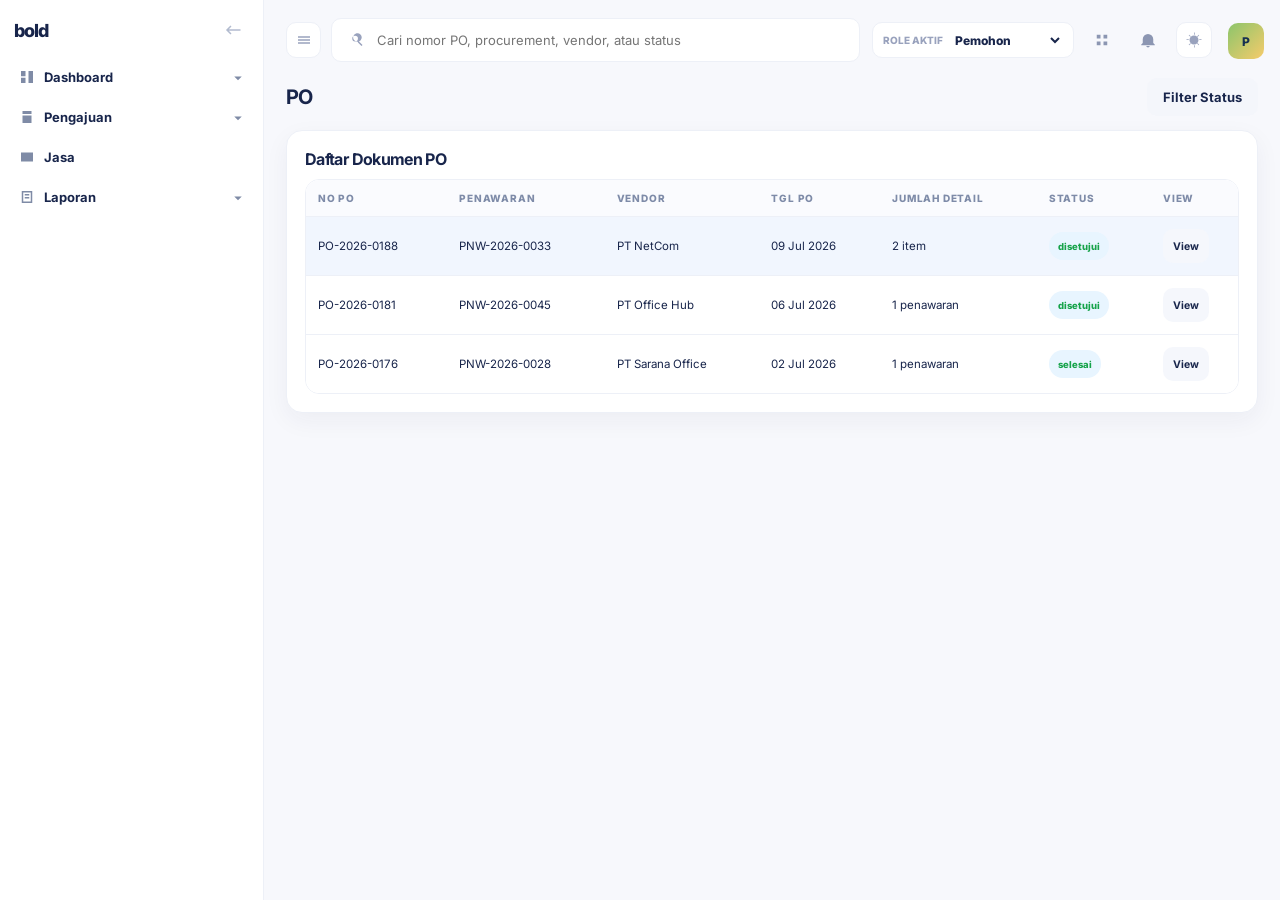
<file: procurement-po.html>
﻿<!DOCTYPE html>
<html lang="en">
  <head>
    <meta charset="UTF-8" />
    <meta name="viewport" content="width=device-width, initial-scale=1.0" />
    <title>PO Pembelian - Procurement UI Prototype</title>
    <link rel="preconnect" href="https://fonts.googleapis.com" />
    <link rel="preconnect" href="https://fonts.gstatic.com" crossorigin />
    <link
      href="https://fonts.googleapis.com/css2?family=Inter:wght@400;500;600;700;800&display=swap"
      rel="stylesheet"
    />
    <link rel="stylesheet" href="./styles.css" />
  </head>
  <body
    data-theme="light"
    data-entity-singular="PO Pembelian"
    data-entity-plural="Dokumen PO"
    data-detail-view="procurement-po"
  >
    <div class="app-shell">
      <aside class="sidebar" id="sidebar">
        <div class="sidebar-brand">
          <div class="brand-word">bold</div>
          <button class="collapse-button" type="button" aria-label="Collapse sidebar">
            <svg viewBox="0 0 24 24" aria-hidden="true">
              <path d="M10 7.4 8.6 6 2.6 12l6 6 1.4-1.4L6.4 13H22v-2H6.4L10 7.4Z" />
            </svg>
          </button>
        </div>

        <nav class="sidebar-nav">
          <div class="nav-module">
            <button class="nav-module-head" type="button" aria-expanded="false">
              <span class="nav-module-title">
                <span class="nav-module-icon">
                  <svg viewBox="0 0 24 24" aria-hidden="true">
                    <path d="M6 3h8l5 5v13H6V3Zm8 1.5V9h4.5L14 4.5Z" />
                  </svg>
                </span>
                Dashboard
              </span>
              <span class="nav-module-arrow">
                <svg viewBox="0 0 24 24" aria-hidden="true">
                  <path d="m7 10 5 5 5-5H7Z" />
                </svg>
              </span>
            </button>
            <div class="nav-submenu" hidden>
              <a class="nav-sublink is-disabled" href="#">Ringkas</a>
              <a class="nav-sublink is-disabled" href="#">Inbox</a>
            </div>
          </div>
          <div class="nav-module">
            <button class="nav-module-head" type="button" aria-expanded="false">
              <span class="nav-module-title">
                <span class="nav-module-icon">
                  <svg viewBox="0 0 24 24" aria-hidden="true">
                    <path d="M6 3h8l5 5v13H6V3Zm8 1.5V9h4.5L14 4.5Z" />
                  </svg>
                </span>
                Master
              </span>
              <span class="nav-module-arrow">
                <svg viewBox="0 0 24 24" aria-hidden="true">
                  <path d="m7 10 5 5 5-5H7Z" />
                </svg>
              </span>
            </button>
            <div class="nav-submenu" hidden>
              <a class="nav-sublink" href="./index.html">Barang</a>
              <a class="nav-sublink" href="./master-vendor.html">Vendor</a>
              <a class="nav-sublink" href="./master-divisi-role.html">Divisi</a>
              <a class="nav-sublink" href="./master-user-role.html">User & Role</a>
            </div>
          </div>
          <div class="nav-module">
            <button class="nav-module-head" type="button" aria-expanded="false">
              <span class="nav-module-title">
                <span class="nav-module-icon">
                  <svg viewBox="0 0 24 24" aria-hidden="true">
                    <path d="M6 4h12v4H6V4Zm0 6h12v10H6V10Zm2 2v2h3v-2H8Zm0 4v2h8v-2H8Z" />
                  </svg>
                </span>
                Pengajuan
              </span>
              <span class="nav-module-arrow">
                <svg viewBox="0 0 24 24" aria-hidden="true">
                  <path d="m7 10 5 5 5-5H7Z" />
                </svg>
              </span>
            </button>
            <div class="nav-submenu" hidden>
              <a class="nav-sublink" href="./pengajuan-barang.html">Barang</a>
              <a class="nav-sublink" href="./pengajuan-jasa.html">Jasa</a>
            </div>
          </div>
          <div class="nav-module">
            <button class="nav-module-head" type="button" aria-expanded="false">
              <span class="nav-module-title">
                <span class="nav-module-icon">
                  <svg viewBox="0 0 24 24" aria-hidden="true">
                    <path d="M5 4h14v3H5V4Zm0 5h14v11H5V9Zm2 2v2h10v-2H7Zm0 4v2h7v-2H7Z" />
                  </svg>
                </span>
                Approval
              </span>
              <span class="nav-module-arrow">
                <svg viewBox="0 0 24 24" aria-hidden="true">
                  <path d="m7 10 5 5 5-5H7Z" />
                </svg>
              </span>
            </button>
            <div class="nav-submenu" hidden>
              <a class="nav-sublink is-disabled" href="#">Approval Divisi</a>
              <a class="nav-sublink is-disabled" href="#">Review</a>
              <a class="nav-sublink is-disabled" href="#">Approval Akun</a>
              <a class="nav-sublink is-disabled" href="#">Approval Purchasing</a>
              <a class="nav-sublink is-disabled" href="#">Approval Dir.</a>
            </div>
          </div>
          <div class="nav-module">
            <button class="nav-module-head" type="button" aria-expanded="true">
              <span class="nav-module-title">
                <span class="nav-module-icon">
                  <svg viewBox="0 0 24 24" aria-hidden="true">
                    <path d="M4 5h16v3H4V5Zm2 5h12v9H6v-9Zm2 2v5h8v-5H8Z" />
                  </svg>
                </span>
                Penawaran & PO
              </span>
              <span class="nav-module-arrow">
                <svg viewBox="0 0 24 24" aria-hidden="true">
                  <path d="m7 10 5 5 5-5H7Z" />
                </svg>
              </span>
            </button>
            <div class="nav-submenu">
              <a class="nav-sublink" href="./procurement-penawaran.html">Penawaran</a>
              <a class="nav-sublink active" href="./procurement-po.html">Buat PO</a>
            </div>
          </div>
          <div class="nav-module">
            <button class="nav-module-head" type="button" aria-expanded="false">
              <span class="nav-module-title">
                <span class="nav-module-icon">
                  <svg viewBox="0 0 24 24" aria-hidden="true">
                    <path d="M5 4h14v4H5V4Zm0 6h14v10H5V10Zm2 2v6h4v-6H7Z" />
                  </svg>
                </span>
                Terima & Retur
              </span>
              <span class="nav-module-arrow">
                <svg viewBox="0 0 24 24" aria-hidden="true">
                  <path d="m7 10 5 5 5-5H7Z" />
                </svg>
              </span>
            </button>
            <div class="nav-submenu" hidden>
              <a class="nav-sublink" href="./penerimaan-barang.html">Penerimaan</a>
              <a class="nav-sublink" href="./retur-barang.html">Retur</a>
            </div>
          </div>
          <div class="nav-module">
            <a class="nav-module-link is-disabled" href="#">
              <span class="nav-module-title">
                <span class="nav-module-icon">
                  <svg viewBox="0 0 24 24" aria-hidden="true">
                    <path d="M4 6h16v12H4V6Zm2 2v8h12V8H6Zm2 2h8v2H8v-2Z" />
                  </svg>
                </span>
                Monitor Jasa
              </span>
            </a>
          </div>
          <div class="nav-module">
            <a class="nav-module-link is-disabled" href="#">
              <span class="nav-module-title">
                <span class="nav-module-icon">
                  <svg viewBox="0 0 24 24" aria-hidden="true">
                    <path d="M5 5h14v14H5V5Zm2 2v10h10V7H7Zm2 2h6v2H9V9Zm0 4h6v2H9v-2Z" />
                  </svg>
                </span>
                Tagihan
              </span>
            </a>
          </div>
          <div class="nav-module">
            <button class="nav-module-head" type="button" aria-expanded="false">
              <span class="nav-module-title">
                <span class="nav-module-icon">
                  <svg viewBox="0 0 24 24" aria-hidden="true">
                    <path d="M4 5h16v4H4V5Zm0 6h16v8H4v-8Zm2 2v4h5v-4H6Z" />
                  </svg>
                </span>
                AP & Pay
              </span>
              <span class="nav-module-arrow">
                <svg viewBox="0 0 24 24" aria-hidden="true">
                  <path d="m7 10 5 5 5-5H7Z" />
                </svg>
              </span>
            </button>
            <div class="nav-submenu" hidden>
              <a class="nav-sublink is-disabled" href="#">Anggaran</a>
              <a class="nav-sublink is-disabled" href="#">Bayar</a>
            </div>
          </div>
          <div class="nav-module">
            <button class="nav-module-head" type="button" aria-expanded="false">
              <span class="nav-module-title">
                <span class="nav-module-icon">
                  <svg viewBox="0 0 24 24" aria-hidden="true">
                    <path d="M7 3h10l4 4v14H3V3h4Zm1 2v14h10V8.5L15.5 5H8Zm2 4h6v2h-6V9Zm0 4h6v2h-6v-2Z" />
                  </svg>
                </span>
                Aset
              </span>
              <span class="nav-module-arrow">
                <svg viewBox="0 0 24 24" aria-hidden="true">
                  <path d="m7 10 5 5 5-5H7Z" />
                </svg>
              </span>
            </button>
            <div class="nav-submenu" hidden>
              <a class="nav-sublink is-disabled" href="#">Item Aset</a>
              <a class="nav-sublink is-disabled" href="#">Aktivasi</a>
            </div>
          </div>
          <div class="nav-module">
            <button class="nav-module-head" type="button" aria-expanded="false">
              <span class="nav-module-title">
                <span class="nav-module-icon">
                  <svg viewBox="0 0 24 24" aria-hidden="true">
                    <path d="M5 4h14v16H5V4Zm2 2v12h10V6H7Zm2 2h6v2H9V8Zm0 4h6v2H9v-2Z" />
                  </svg>
                </span>
                Laporan
              </span>
              <span class="nav-module-arrow">
                <svg viewBox="0 0 24 24" aria-hidden="true">
                  <path d="m7 10 5 5 5-5H7Z" />
                </svg>
              </span>
            </button>
            <div class="nav-submenu" hidden>
              <a class="nav-sublink is-disabled" href="#">Histori</a>
              <a class="nav-sublink is-disabled" href="#">Arsip</a>
              <a class="nav-sublink is-disabled" href="#">Ringkas</a>
            </div>
          </div>
        </nav>
      </aside>

      <main class="main-panel">
        <header class="topbar">
          <div class="topbar-left">
            <button class="icon-button mobile-only" id="sidebarToggle" type="button" aria-label="Toggle sidebar">
              <svg viewBox="0 0 24 24" aria-hidden="true">
                <path d="M4 7h16v2H4V7Zm0 8h16v2H4v-2Zm0-4h16v2H4v-2Z" />
              </svg>
            </button>
            <label class="search-shell" aria-label="Search">
              <svg viewBox="0 0 24 24" aria-hidden="true">
                <path d="m15.5 14 5 5-1.5 1.5-5-5v-.8l-.3-.3A6 6 0 1 1 15.5 14ZM10 14a4 4 0 1 0 0-8 4 4 0 0 0 0 8Z" />
              </svg>
              <input type="text" placeholder="Cari nomor PO, procurement, vendor, atau status" />
            </label>
          </div>

          <div class="topbar-right">
            <button class="utility-button" type="button" aria-label="Apps">
              <svg viewBox="0 0 24 24" aria-hidden="true">
                <path d="M5 5h5v5H5V5Zm9 0h5v5h-5V5ZM5 14h5v5H5v-5Zm9 0h5v5h-5v-5Z" />
              </svg>
            </button>
            <button class="utility-button" type="button" aria-label="Notifications">
              <svg viewBox="0 0 24 24" aria-hidden="true">
                <path d="M12 22a2.5 2.5 0 0 0 2.4-2H9.6A2.5 2.5 0 0 0 12 22Zm7-6V11a7 7 0 1 0-14 0v5L3 18v1h18v-1l-2-2Z" />
              </svg>
            </button>
            <button class="theme-toggle" id="themeToggle" type="button" aria-label="Toggle theme">
              <svg class="theme-icon theme-icon-sun" viewBox="0 0 24 24" aria-hidden="true">
                <path d="M12 18a6 6 0 1 1 0-12 6 6 0 0 1 0 12Zm0-16h1v3h-1V2Zm0 17h1v3h-1v-3ZM2 11h3v1H2v-1Zm17 0h3v1h-3v-1ZM4.9 18.4l.7.7 2.1-2.1-.7-.7-2.1 2.1Zm11.2-11.2.7.7 2.1-2.1-.7-.7-2.1 2.1ZM4.9 5.6l2.1 2.1.7-.7-2.1-2.1-.7.7Zm11.2 11.2 2.1 2.1.7-.7-2.1-2.1-.7.7Z" />
              </svg>
              <svg class="theme-icon theme-icon-moon" viewBox="0 0 24 24" aria-hidden="true">
                <path d="M14.7 2.2A8.8 8.8 0 1 0 21.8 15 7.4 7.4 0 0 1 14.7 2.2Z" />
              </svg>
            </button>
            <button class="avatar-button" type="button" aria-label="Profile">
              <span class="avatar-photo">MS</span>
            </button>
          </div>
        </header>

        <section class="page-head">
          <div>
            <h2>PO</h2>
          </div>
          <div class="page-actions">
            <button class="secondary-button" type="button">Filter Status</button>
          </div>
        </section>

        <section class="panel panel-table">
          <div class="panel-head">
            <div>
              <h3>Daftar Dokumen PO</h3>
            </div>
          </div>

          <div class="table-wrap">
            <table>
              <thead>
                <tr>
                  <th>No PO</th>
                  <th>Penawaran</th>
                  <th>Vendor</th>
                  <th>Tgl PO</th>
                  <th>Jumlah Detail</th>
                  <th>Status</th>
                  <th>View</th>
                </tr>
              </thead>
              <tbody id="requestTableBody">
                <tr class="master-slave-row is-active">
                  <td>PO-2026-0188</td>
                  <td>PNW-2026-0033</td>
                  <td>PT NetCom</td>
                  <td>09 Jul 2026</td>
                  <td>2 item</td>
                  <td><span class="status-chip success">disetujui</span></td>
                  <td>
                    <button class="table-action" type="button" data-detail="true" data-code="PO-2026-0188" data-status="disetujui">
                      View
                    </button>
                  </td>
                </tr>
                <tr class="master-slave-row">
                  <td>PO-2026-0181</td>
                  <td>PNW-2026-0045</td>
                  <td>PT Office Hub</td>
                  <td>06 Jul 2026</td>
                  <td>1 penawaran</td>
                  <td><span class="status-chip success">disetujui</span></td>
                  <td>
                    <button class="table-action" type="button" data-detail="true" data-code="PO-2026-0181" data-status="disetujui">
                      View
                    </button>
                  </td>
                </tr>
                <tr class="master-slave-row">
                  <td>PO-2026-0176</td>
                  <td>PNW-2026-0028</td>
                  <td>PT Sarana Office</td>
                  <td>02 Jul 2026</td>
                  <td>1 penawaran</td>
                  <td><span class="status-chip success">selesai</span></td>
                  <td>
                    <button class="table-action" type="button" data-detail="true" data-code="PO-2026-0176" data-status="selesai">
                      View
                    </button>
                  </td>
                </tr>
              </tbody>
            </table>
          </div>
        </section>
      </main>
    </div>

    <div class="modal-backdrop" id="createModalBackdrop" hidden aria-hidden="true">
      <div class="modal-card modal-card-wide" role="dialog" aria-modal="true" aria-hidden="true" aria-labelledby="createModalTitle">
        <div class="modal-head">
          <div>
            <p class="eyebrow" id="createModalKicker">Tambah</p>
            <h3 id="createModalTitle">Buat PO Pembelian</h3>
          </div>
          <button class="icon-button tiny" id="closeCreateModal" type="button" aria-label="Close modal">
            <svg viewBox="0 0 24 24" aria-hidden="true">
              <path d="m18.3 5.7-1-1L12 10 6.7 4.7l-1 1L11 11l-5.3 5.3 1 1L12 12l5.3 5.3 1-1L13 11l5.3-5.3Z" />
            </svg>
          </button>
        </div>

        <form class="modal-form" id="requestForm">
          <section class="form-section">
            <div class="form-section-head">
              <strong>Data PO</strong>
            </div>

            <div class="form-grid">
              <label>
                <span>No PO</span>
                <input data-field="code" data-primary-field name="no_po" type="text" required placeholder="PO-2026-0189" />
              </label>
              <label>
                <span>Nama Vendor</span>
                <input data-field="vendor" name="nama_vendor" type="text" readonly placeholder="Otomatis dari penawaran terpilih" />
              </label>
            </div>

            <div class="form-grid">
              <label>
                <span>Tanggal PO</span>
                <input data-field="poDate" name="tgl_po" type="text" readonly />
              </label>
            </div>

            <label class="field-span-2">
              <span>Catatan</span>
              <textarea data-field="notes" name="catatan" rows="4" placeholder="Catatan PO"></textarea>
            </label>
          </section>

          <section class="form-section">
            <div class="form-section-head">
              <strong>Detail PO</strong>
              <button class="secondary-button" id="openPoItemModal" type="button">Tambah Detail</button>
            </div>

            <div class="table-wrap table-wrap-compact">
              <table>
                <thead>
                  <tr>
                    <th>No Pengajuan</th>
                    <th>Nama Barang</th>
                    <th>Qty PO</th>
                    <th>Satuan</th>
                    <th>Harga Satuan</th>
                    <th>Subtotal</th>
                    <th>Aksi</th>
                  </tr>
                </thead>
                <tbody id="poItemsTableBody">
                  <tr>
                    <td colspan="7" class="empty-table-cell">Belum ada detail PO.</td>
                  </tr>
                </tbody>
              </table>
            </div>
            <div class="table-summary">
              <span>Subtotal Total Harga</span>
              <strong id="poItemsSubtotal">Rp0</strong>
            </div>
          </section>

          <div class="modal-actions">
            <button class="secondary-button" id="cancelCreateModal" type="button">Batal</button>
            <button class="primary-button" type="submit">Simpan PO</button>
          </div>
        </form>
      </div>
    </div>

    <div class="modal-backdrop" id="poDetailEditBackdrop" hidden aria-hidden="true">
      <div class="modal-card" role="dialog" aria-modal="true" aria-hidden="true" aria-labelledby="poDetailEditTitle">
        <div class="modal-head">
          <div>
            <p class="eyebrow">Edit Detail</p>
            <h3 id="poDetailEditTitle">Qty Detail PO</h3>
          </div>
          <button class="icon-button tiny" id="closePoDetailEditModal" type="button" aria-label="Close modal">
            <svg viewBox="0 0 24 24" aria-hidden="true">
              <path d="m18.3 5.7-1-1L12 10 6.7 4.7l-1 1L11 11l-5.3 5.3 1 1L12 12l5.3 5.3 1-1L13 11l5.3-5.3Z" />
            </svg>
          </button>
        </div>

        <form class="modal-form" id="poDetailEditForm">
          <section class="form-section">
            <div class="form-section-head">
              <strong id="poDetailEditItemName">Item PO</strong>
            </div>

            <div class="form-grid">
              <label>
                <span>Qty dari Penawaran</span>
                <input data-po-detail-edit-field="originalQty" type="text" readonly />
              </label>
              <label>
                <span>Qty PO</span>
                <input data-po-detail-edit-field="qty" name="qty_po" type="number" min="0.01" step="0.01" required />
              </label>
            </div>

            <div class="form-grid">
              <label>
                <span>Satuan</span>
                <input data-po-detail-edit-field="unit" type="text" readonly />
              </label>
              <label>
                <span>Harga Satuan</span>
                <input data-po-detail-edit-field="unitPrice" type="text" readonly />
              </label>
            </div>

            <label>
              <span>Catatan Detail</span>
              <textarea data-po-detail-edit-field="note" name="catatan_detail" rows="3" placeholder="Opsional"></textarea>
            </label>
          </section>

          <div class="modal-actions">
            <button class="secondary-button" id="cancelPoDetailEditModal" type="button">Batal</button>
            <button class="primary-button" type="submit">Simpan Detail</button>
          </div>
        </form>
      </div>
    </div>

    <div class="modal-backdrop" id="poRequestPickerBackdrop" hidden aria-hidden="true">
      <div class="modal-card modal-card-wide" role="dialog" aria-modal="true" aria-hidden="true" aria-labelledby="poRequestPickerTitle">
        <div class="modal-head">
          <div>
            <p class="eyebrow">Referensi</p>
            <h3 id="poRequestPickerTitle">Pilih Penawaran Disetujui</h3>
          </div>
          <button class="icon-button tiny" id="closePoRequestPickerModal" type="button" aria-label="Close modal">
            <svg viewBox="0 0 24 24" aria-hidden="true">
              <path d="m18.3 5.7-1-1L12 10 6.7 4.7l-1 1L11 11l-5.3 5.3 1 1L12 12l5.3 5.3 1-1L13 11l5.3-5.3Z" />
            </svg>
          </button>
        </div>

        <div class="modal-form">
          <section class="form-section">
            <label>
              <span>Cari Penawaran</span>
              <input id="poRequestPickerSearch" type="text" placeholder="Cari no penawaran, vendor, harga, atau pengiriman" />
            </label>

            <div class="table-wrap reference-table-wrap">
              <table class="reference-table">
                <thead>
                  <tr>
                    <th>No Penawaran</th>
                    <th>Vendor</th>
                    <th>Harga</th>
                    <th>Pengiriman</th>
                    <th>Estimasi Datang</th>
                    <th>Aksi</th>
                  </tr>
                </thead>
                <tbody id="poRequestPickerList">
                  <tr data-select-po-offer-source="PNW-2026-0033" data-request-code="2026/PP/IT/07/0004" data-vendor="PT NetCom" data-price="Rp40.237.500" data-delivery="dikirim_vendor" data-lead-time="5 hari">
                    <td><strong>PNW-2026-0033</strong></td>
                    <td>PT NetCom</td>
                    <td>Rp32.600.000</td>
                    <td>dikirim_vendor</td>
                    <td>5 hari</td>
                    <td><button class="table-action" type="button">Pilih</button></td>
                  </tr>
                  <tr data-select-po-offer-source="PNW-2026-0041" data-request-code="2026/PP/GA/07/0016" data-vendor="PT Sarana Office" data-price="Rp7.150.000" data-delivery="dikirim_vendor" data-lead-time="4 hari">
                    <td><strong>PNW-2026-0041</strong></td>
                    <td>PT Sarana Office</td>
                    <td>Rp7.150.000</td>
                    <td>dikirim_vendor</td>
                    <td>4 hari</td>
                    <td><button class="table-action" type="button">Pilih</button></td>
                  </tr>
                </tbody>
              </table>
            </div>
          </section>

          <div class="modal-actions">
            <button class="secondary-button" id="cancelPoRequestPickerModal" type="button">Tutup</button>
          </div>
        </div>
      </div>
    </div>

    <div class="modal-backdrop" id="poItemPickerBackdrop" hidden aria-hidden="true">
      <div class="modal-card modal-card-wide" role="dialog" aria-modal="true" aria-hidden="true" aria-labelledby="poItemPickerTitle">
        <div class="modal-head">
          <div>
            <p class="eyebrow">Detail</p>
            <h3 id="poItemPickerTitle">Pilih Penawaran Terpilih</h3>
          </div>
          <button class="icon-button tiny" id="closePoItemPickerModal" type="button" aria-label="Close modal">
            <svg viewBox="0 0 24 24" aria-hidden="true">
              <path d="m18.3 5.7-1-1L12 10 6.7 4.7l-1 1L11 11l-5.3 5.3 1 1L12 12l5.3 5.3 1-1L13 11l5.3-5.3Z" />
            </svg>
          </button>
        </div>

        <div class="modal-form">
          <section class="form-section">
            <div class="form-grid">
              <label>
                <span>Cari Penawaran</span>
                <input id="poOfferPickerSearch" type="text" placeholder="Cari no penawaran, barang, vendor, atau no pengajuan" />
              </label>
              <label>
                <span>Metode Pembayaran</span>
                <select id="poOfferPaymentFilter">
                  <option value="">Semua metode</option>
                  <option value="TOP-030">TOP 30 Hari</option>
                  <option value="TOP-014">TOP 14 Hari</option>
                  <option value="COD-001">Cash On Delivery</option>
                </select>
              </label>
            </div>
            <div class="table-wrap">
              <table>
                <thead>
                  <tr>
                    <th>Pilih</th>
                    <th>No Penawaran</th>
                    <th>No Pengajuan</th>
                    <th>Nama Barang</th>
                    <th>Vendor</th>
                    <th>Metode Pembayaran</th>
                    <th>Jumlah</th>
                    <th>Satuan</th>
                    <th>Total Harga</th>
                  </tr>
                </thead>
                <tbody id="poOfferPickerList">
                  <tr>
                    <td colspan="9" class="empty-table-cell">Belum ada penawaran terpilih.</td>
                  </tr>
                </tbody>
              </table>
            </div>
          </section>

          <div class="modal-actions">
            <button class="secondary-button" id="cancelPoItemPickerModal" type="button">Tutup</button>
            <button class="primary-button" id="confirmPoItemPickerModal" type="button">Pilih Penawaran</button>
          </div>
        </div>
      </div>
    </div>

    <div class="modal-backdrop" id="detailModalBackdrop" hidden aria-hidden="true">
      <div class="modal-card modal-card-wide" role="dialog" aria-modal="true" aria-hidden="true" aria-labelledby="modalTitle">
        <div class="modal-head">
          <div>
            <p class="eyebrow" id="modalKicker">Detail</p>
            <h3 id="modalTitle">Detail PO</h3>
          </div>
          <button class="icon-button tiny" id="closeDetailModal" type="button" aria-label="Close modal">
            <svg viewBox="0 0 24 24" aria-hidden="true">
              <path d="m18.3 5.7-1-1L12 10 6.7 4.7l-1 1L11 11l-5.3 5.3 1 1L12 12l5.3 5.3 1-1L13 11l5.3-5.3Z" />
            </svg>
          </button>
        </div>

        <div class="modal-form" id="detailModalBody"></div>
        <div class="modal-actions">
          <div class="modal-action-group" id="detailStatusActions"></div>
          <button class="secondary-button" id="cancelDetailModal" type="button">Tutup</button>
        </div>
      </div>
    </div>

    <script id="detailRecordsData" type="application/json">
      {
        "PO-2026-0188": {
          "header": {
            "code": "PO-2026-0188",
            "offerCode": "PNW-2026-0033",
            "requestCode": "2026/PP/IT/07/0004",
            "vendor": "PT NetCom",
            "vendorUp": "Hendra Kurniawan",
            "poDate": "09 Jul 2026",
            "status": "disetujui",
            "notes": "Dibuat otomatis dari penawaran PNW-2026-0033 yang disetujui Kepala Purchasing."
          },
          "items": [
            {
              "quoteCode": "PNW-2026-0033",
              "requestCode": "2026/PP/IT/07/0004",
              "itemCode": "BRG-0044",
              "itemName": "Access Point Dual Band",
              "qty": "4",
              "originalQty": "4",
              "unit": "Unit",
              "itemCategory": "Jaringan",
              "itemBudget": "Rp28.000.000",
              "vendor": "PT NetCom",
              "vendorUp": "Hendra Kurniawan",
              "unitPrice": "Rp32.600.000",
              "shippingCost": "Rp350.000",
              "discount": "Rp0",
              "taxIncluded": true,
              "tax": "hitung_ppn_11",
              "paymentMethod": "TOP-030",
              "paymentNote": "Transfer term 30 hari",
              "deliveryCategory": "franco",
              "delivery": "dikirim_vendor",
              "leadTime": "5 hari",
              "totalPrice": "Rp36.574.500",
              "subtotal": "Rp36.574.500",
              "note": "Snapshot dari penawaran vendor terpilih."
            },
            {
              "quoteCode": "PNW-2026-0033",
              "requestCode": "2026/PP/IT/07/0004",
              "itemCode": "BRG-0045",
              "itemName": "Managed Switch 24 Port",
              "qty": "2",
              "originalQty": "2",
              "unit": "Unit",
              "itemCategory": "Jaringan",
              "itemBudget": "Rp7.000.000",
              "vendor": "PT NetCom",
              "vendorUp": "Hendra Kurniawan",
              "unitPrice": "Rp3.300.000",
              "shippingCost": "Rp0",
              "discount": "Rp0",
              "taxIncluded": true,
              "tax": "hitung_ppn_11",
              "paymentMethod": "TOP-030",
              "paymentNote": "Transfer term 30 hari",
              "deliveryCategory": "franco",
              "delivery": "dikirim_vendor",
              "leadTime": "5 hari",
              "totalPrice": "Rp3.663.000",
              "subtotal": "Rp3.663.000",
              "note": "Snapshot dari penawaran vendor terpilih."
            }
          ]
        },
        "PO-2026-0181": {
          "header": {
            "code": "PO-2026-0181",
            "offerCode": "PNW-2026-0045",
            "vendor": "PT Office Hub",
            "poDate": "06 Jul 2026",
            "status": "disetujui",
            "notes": "PO sudah final dan siap dilanjutkan."
          },
          "items": [
            {
              "quoteCode": "PNW-2026-0045",
              "requestCode": "2026/PP/GA/07/0016",
              "itemName": "Meja Kerja Modular",
              "qty": "8",
              "unit": "Set",
              "vendor": "PT Office Hub",
              "totalPrice": "Rp2.300.000",
              "subtotal": "Rp18.400.000",
              "note": "PO sudah final dan siap dilanjutkan."
            }
          ]
        },
        "PO-2026-0176": {
          "header": {
            "code": "PO-2026-0176",
            "offerCode": "PNW-2026-0028",
            "vendor": "PT Sarana Office",
            "poDate": "02 Jul 2026",
            "status": "selesai",
            "notes": "PO selesai diterima."
          },
          "items": [
            {
              "quoteCode": "PNW-2026-0028",
              "requestCode": "2026/PP/OPS/07/0010",
              "itemName": "Kursi Tamu Kantor",
              "qty": "10",
              "unit": "Pcs",
              "vendor": "PT Sarana Office",
              "totalPrice": "Rp1.275.000",
              "subtotal": "Rp12.750.000",
              "note": "Barang sudah lengkap dan dokumen siap ke AP."
            }
          ]
        }
      }
    </script>

    <div class="inline-alert" id="inlineAlert" hidden>
      <div class="inline-alert-icon"></div>
      <div>
        <strong id="inlineAlertTitle">Status</strong>
        <p id="inlineAlertText">Alert detail</p>
      </div>
      <button class="icon-button tiny" id="dismissAlert" type="button" aria-label="Dismiss alert">
        <svg viewBox="0 0 24 24" aria-hidden="true">
          <path d="m18.3 5.7-1-1L12 10 6.7 4.7l-1 1L11 11l-5.3 5.3 1 1L12 12l5.3 5.3 1-1L13 11l5.3-5.3Z" />
        </svg>
      </button>
    </div>

    <script src="./script.js"></script>
  </body>
</html>
</file>
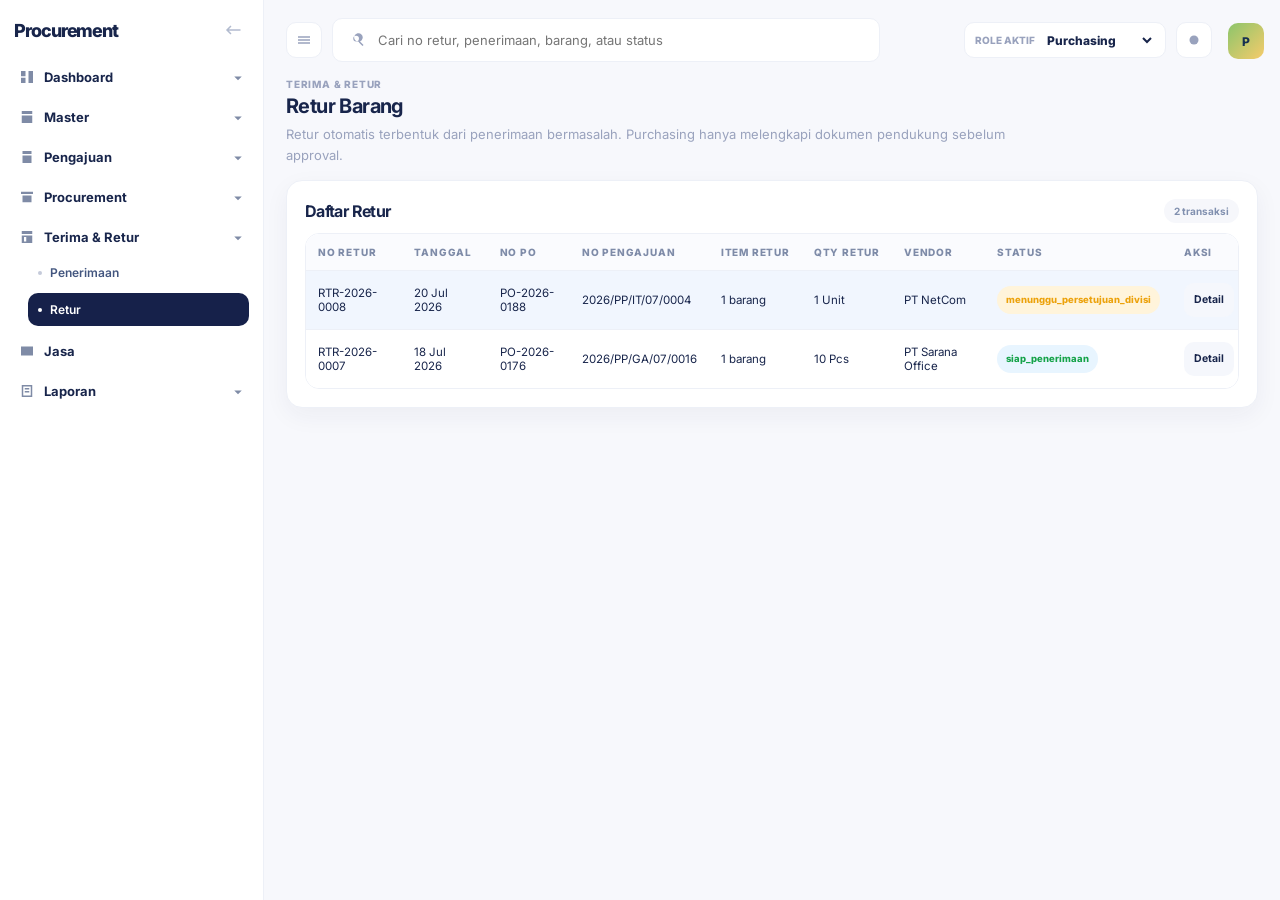
<file: retur-barang.html>
<!DOCTYPE html>
<html lang="id">
  <head>
    <meta charset="UTF-8" />
    <meta name="viewport" content="width=device-width, initial-scale=1.0" />
    <title>Retur Barang - Procurement UI Prototype</title>
    <link rel="preconnect" href="https://fonts.googleapis.com" />
    <link rel="preconnect" href="https://fonts.gstatic.com" crossorigin />
    <link href="https://fonts.googleapis.com/css2?family=Inter:wght@400;500;600;700;800&display=swap" rel="stylesheet" />
    <link rel="stylesheet" href="./styles.css" />
  </head>
  <body data-theme="light" data-entity-singular="Retur Barang" data-entity-plural="Retur Barang" data-detail-view="retur-barang" data-default-role="purchasing">
    <div class="app-shell">
      <aside class="sidebar" id="sidebar">
        <div class="sidebar-brand">
          <div class="brand-word">Procurement</div>
          <button class="collapse-button" type="button" aria-label="Tutup sidebar"><svg viewBox="0 0 24 24" aria-hidden="true"><path d="M10 7.4 8.6 6 2.6 12l6 6 1.4-1.4L6.4 13H22v-2H6.4L10 7.4Z" /></svg></button>
        </div>
        <nav class="sidebar-nav"></nav>
      </aside>

      <main class="main-panel">
        <header class="topbar">
          <div class="topbar-left">
            <button class="icon-button mobile-only" id="sidebarToggle" type="button" aria-label="Buka sidebar"><svg viewBox="0 0 24 24" aria-hidden="true"><path d="M4 7h16v2H4V7Zm0 8h16v2H4v-2Zm0-4h16v2H4v-2Z" /></svg></button>
            <label class="search-shell" aria-label="Cari retur"><svg viewBox="0 0 24 24" aria-hidden="true"><path d="m15.5 14 5 5-1.5 1.5-5-5v-.8l-.3-.3A6 6 0 1 1 15.5 14ZM10 14a4 4 0 1 0 0-8 4 4 0 0 0 0 8Z" /></svg><input type="search" placeholder="Cari no retur, penerimaan, barang, atau status" /></label>
          </div>
          <div class="topbar-right">
            <button class="theme-toggle" id="themeToggle" type="button" aria-label="Ganti tema">
              <svg class="theme-icon theme-icon-sun" viewBox="0 0 24 24" aria-hidden="true"><path d="M12 18a6 6 0 1 1 0-12 6 6 0 0 1 0 12Z" /></svg>
              <svg class="theme-icon theme-icon-moon" viewBox="0 0 24 24" aria-hidden="true"><path d="M14.7 2.2A8.8 8.8 0 1 0 21.8 15 7.4 7.4 0 0 1 14.7 2.2Z" /></svg>
            </button>
            <button class="avatar-button" type="button" aria-label="Profil"><span class="avatar-photo">RP</span></button>
          </div>
        </header>

        <section class="page-head">
          <div>
            <p class="eyebrow">TERIMA & RETUR</p>
            <h2>Retur Barang</h2>
            <p class="page-copy">Retur otomatis terbentuk dari penerimaan bermasalah. Purchasing hanya melengkapi dokumen pendukung sebelum approval.</p>
          </div>
        </section>

        <section class="panel panel-table">
          <div class="panel-head"><div><h3>Daftar Retur</h3></div><div class="toolbar"><span class="filter-chip" id="returnTransactionCount">2 transaksi</span></div></div>
          <div class="table-wrap">
            <table>
              <thead>
                <tr>
                  <th>No Retur</th>
                  <th>Tanggal</th>
                  <th>No PO</th>
                  <th>No Pengajuan</th>
                  <th>Item Retur</th>
                  <th>Qty Retur</th>
                  <th>Vendor</th>
                  <th>Status</th>
                  <th>Aksi</th>
                </tr>
              </thead>
              <tbody id="requestTableBody">
                <tr class="master-slave-row is-active">
                  <td>RTR-2026-0008</td><td>20 Jul 2026</td><td>PO-2026-0188</td><td>2026/PP/IT/07/0004</td><td>1 barang</td><td>1 Unit</td><td>PT NetCom</td>
                  <td><span class="status-chip waiting">menunggu_persetujuan_divisi</span></td>
                  <td><button class="table-action" type="button" data-detail="true" data-code="RTR-2026-0008" data-status="menunggu_persetujuan_divisi">Detail</button></td>
                </tr>
                <tr class="master-slave-row">
                  <td>RTR-2026-0007</td><td>18 Jul 2026</td><td>PO-2026-0176</td><td>2026/PP/GA/07/0016</td><td>1 barang</td><td>10 Pcs</td><td>PT Sarana Office</td>
                  <td><span class="status-chip success">siap_penerimaan</span></td>
                  <td><button class="table-action" type="button" data-detail="true" data-code="RTR-2026-0007" data-status="siap_penerimaan">Detail</button></td>
                </tr>
              </tbody>
            </table>
          </div>
        </section>
      </main>
    </div>

    <div class="modal-backdrop" id="createModalBackdrop" hidden aria-hidden="true">
      <div class="modal-card modal-card-content-fit modal-card-small" role="dialog" aria-modal="true" aria-hidden="true" aria-labelledby="createModalTitle">
        <div class="modal-head">
          <div><p class="eyebrow" id="createModalKicker">DOKUMEN RETUR</p><h3 id="createModalTitle">Dokumen Pendukung</h3></div>
          <button class="icon-button tiny" id="closeCreateModal" type="button" aria-label="Tutup modal"><svg viewBox="0 0 24 24" aria-hidden="true"><path d="m18.3 5.7-1-1L12 10 6.7 4.7l-1 1L11 11l-5.3 5.3 1 1L12 12l5.3 5.3 1-1L13 11l5.3-5.3Z" /></svg></button>
        </div>
        <form class="modal-form" id="requestForm">
          <section class="form-section">
            <label>
              <span>No Retur</span>
              <input data-field="code" data-primary-field name="no_retur" type="text" readonly required />
            </label>
            <label>
              <span>Dokumen Pendukung</span>
              <input data-field="supportDocument" name="dokumen_pendukung" type="text" placeholder="foto-barang-rusak.pdf" />
            </label>
            <label>
              <span>Catatan Dokumen</span>
              <textarea data-field="supportNotes" name="catatan_dokumen" rows="3" placeholder="Keterangan singkat dokumen pendukung."></textarea>
            </label>
          </section>
          <div class="modal-actions">
            <button class="secondary-button" id="cancelCreateModal" type="button">Batal</button>
            <button class="primary-button" type="submit">Simpan Dokumen</button>
          </div>
        </form>
      </div>
    </div>

    <div class="modal-backdrop" id="detailModalBackdrop" hidden aria-hidden="true">
      <div class="modal-card modal-card-content-fit" role="dialog" aria-modal="true" aria-hidden="true" aria-labelledby="modalTitle">
        <div class="modal-head">
          <div><p class="eyebrow" id="modalKicker">DETAIL RETUR</p><h3 id="modalTitle">Retur Barang</h3></div>
          <button class="icon-button tiny" id="closeDetailModal" type="button" aria-label="Tutup modal"><svg viewBox="0 0 24 24" aria-hidden="true"><path d="m18.3 5.7-1-1L12 10 6.7 4.7l-1 1L11 11l-5.3 5.3 1 1L12 12l5.3 5.3 1-1L13 11l5.3-5.3Z" /></svg></button>
        </div>
        <div class="modal-form" id="detailModalBody"></div>
        <div class="detail-status-actions" id="detailStatusActions"></div>
        <div class="modal-actions"><button class="secondary-button" id="cancelDetailModal" type="button">Tutup</button></div>
      </div>
    </div>

    <script id="detailRecordsData" type="application/json">
      {
        "RTR-2026-0008":{"header":{"code":"RTR-2026-0008","returnDate":"20 Jul 2026","status":"menunggu_persetujuan_divisi","poCode":"PO-2026-0188","poDate":"09 Jul 2026","requestCode":"2026/PP/IT/07/0004","division":"IT","vendor":"PT NetCom","supportDocument":"-","supportNotes":"Menunggu upload dokumen pendukung retur."},"items":[{"receiptCode":"RCV-2026-0001","receiptLine":2,"poCode":"PO-2026-0188","poDate":"09 Jul 2026","requestCode":"2026/PP/IT/07/0004","division":"IT","itemName":"Managed Switch 24 Port","vendor":"PT NetCom","orderedQty":2,"receivedQty":1,"goodQty":1,"damagedQty":0,"shortQty":1,"returnQty":1,"unit":"Unit","unitPrice":"Rp1.831.500","subtotal":"Rp3.663.000","reason":"Otomatis dari penerimaan: qty kurang 1 dari qty PO."}]},
        "RTR-2026-0007":{"header":{"code":"RTR-2026-0007","returnDate":"18 Jul 2026","status":"siap_penerimaan","poCode":"PO-2026-0176","poDate":"12 Jul 2026","requestCode":"2026/PP/GA/07/0016","division":"GA","vendor":"PT Sarana Office","supportDocument":"berita-acara-retur-kursi.pdf","supportNotes":"Dokumen sudah diverifikasi dan siap penerimaan pengganti."},"items":[{"receiptCode":"RCV-2026-0002","receiptLine":1,"poCode":"PO-2026-0176","poDate":"12 Jul 2026","requestCode":"2026/PP/GA/07/0016","division":"GA","itemName":"Kursi Tamu Kantor","vendor":"PT Sarana Office","orderedQty":10,"receivedQty":10,"goodQty":0,"damagedQty":10,"shortQty":0,"returnQty":10,"unit":"Pcs","unitPrice":"Rp1.275.000","subtotal":"Rp12.750.000","reason":"Otomatis dari penerimaan: spesifikasi tidak sesuai seluruh item."}]}
      }
    </script>

    <div class="inline-alert" id="inlineAlert" hidden>
      <div class="inline-alert-icon"></div><div><strong id="inlineAlertTitle">Status</strong><p id="inlineAlertText">Detail</p></div>
      <button class="icon-button tiny" id="dismissAlert" type="button" aria-label="Tutup alert"><svg viewBox="0 0 24 24" aria-hidden="true"><path d="m18.3 5.7-1-1L12 10 6.7 4.7l-1 1L11 11l-5.3 5.3 1-1L12 12l5.3 5.3 1-1L13 11l5.3-5.3Z" /></svg></button>
    </div>
    <script src="./script.js"></script>
  </body>
</html>
</file>
<file: styles.css>
:root {
  color-scheme: light;
  --font-sans: "Inter", "Segoe UI", sans-serif;
  --bg: #f7f8fc;
  --panel: #ffffff;
  --panel-soft: #f9fafe;
  --text: #18254b;
  --text-soft: #99a2bd;
  --line: #edf0f7;
  --brand: #1f6fe5;
  --brand-soft: #e8f0ff;
  --success: #16a34a;
  --success-soft: #e8f5ff;
  --warning: #eca20c;
  --warning-soft: #fff4db;
  --danger: #8b5cf6;
  --danger-soft: #f1ebff;
  --shadow: 0 8px 24px rgba(31, 39, 74, 0.05);
  --radius-lg: 16px;
  --radius-md: 12px;
  --radius-sm: 10px;
  --font-base: 13px;
}

body[data-theme="dark"] {
  color-scheme: dark;
  --bg: #0f1728;
  --panel: #131d2d;
  --panel-soft: #182235;
  --text: #edf3ff;
  --text-soft: #92a0bd;
  --line: #212d43;
  --brand: #82a8ff;
  --brand-soft: rgba(130, 168, 255, 0.14);
  --success: #6ab8ff;
  --success-soft: rgba(106, 184, 255, 0.12);
  --warning: #f1b53e;
  --warning-soft: rgba(241, 181, 62, 0.12);
  --danger: #9f7aea;
  --danger-soft: rgba(159, 122, 234, 0.14);
  --shadow: 0 18px 40px rgba(0, 0, 0, 0.26);
}

* {
  box-sizing: border-box;
}

[hidden] {
  display: none !important;
}

html,
body {
  margin: 0;
  min-height: 100%;
  background: var(--bg);
  color: var(--text);
  font-family: var(--font-sans);
  font-size: var(--font-base);
}

body {
  overflow-x: hidden;
}

body.modal-open {
  overflow: hidden;
}

button,
input,
textarea,
select {
  font: inherit;
}

button {
  cursor: pointer;
}

svg {
  width: 18px;
  height: 18px;
  display: block;
  fill: currentColor;
}

.app-shell {
  min-height: 100vh;
  display: grid;
  grid-template-columns: 264px 1fr;
  min-width: 0;
}

.sidebar {
  position: sticky;
  top: 0;
  height: 100vh;
  padding: 14px 14px 16px;
  overflow-y: auto;
  scrollbar-width: thin;
  scrollbar-color: #c5cada transparent;
  background: var(--panel);
  border-right: 1px solid var(--line);
}

.sidebar::-webkit-scrollbar {
  width: 6px;
}

.sidebar::-webkit-scrollbar-track {
  background: transparent;
}

.sidebar::-webkit-scrollbar-thumb {
  background: #c5cada;
  border-radius: 999px;
}

body[data-theme="dark"] .sidebar {
  scrollbar-color: #42516d transparent;
}

body[data-theme="dark"] .sidebar::-webkit-scrollbar-thumb {
  background: #42516d;
}

.sidebar-brand,
.topbar,
.topbar-left,
.topbar-right,
.page-head,
.page-actions,
.panel-head,
.toolbar,
.modal-head,
.modal-actions {
  display: flex;
  align-items: center;
}

.sidebar-brand,
.topbar,
.page-head,
.panel-head,
.modal-head {
  justify-content: space-between;
}

.sidebar-brand {
  gap: 8px;
  margin-bottom: 16px;
}

.brand-word {
  font-size: 18px;
  font-weight: 800;
  letter-spacing: -0.06em;
  color: var(--text);
}

.collapse-button,
.utility-button,
.avatar-button {
  border: 0;
}

.collapse-button {
  width: 32px;
  height: 32px;
  display: grid;
  place-items: center;
  border-radius: 10px;
  background: transparent;
  color: #b2bbcf;
}

.sidebar-kicker,
.eyebrow {
  margin: 0 0 4px;
  color: var(--text-soft);
  font-size: 10px;
  font-weight: 800;
  letter-spacing: 0.08em;
  text-transform: uppercase;
}

.sidebar-brand h1,
.page-head h2,
.panel-head h3,
.modal-head h3 {
  margin: 0;
}

.sidebar-nav {
  display: grid;
  gap: 10px;
}

.nav-module {
  display: grid;
  gap: 4px;
}

.nav-module-link,
.nav-module-head {
  display: flex;
  align-items: center;
  justify-content: space-between;
  gap: 8px;
  width: 100%;
  padding: 6px 4px;
  border: 0;
  background: transparent;
  color: var(--text);
}

.nav-module-link {
  text-decoration: none;
  border-radius: 10px;
}

.nav-module-title {
  display: inline-flex;
  align-items: center;
  gap: 8px;
  font-size: 13px;
  font-weight: 700;
}

.nav-module-icon,
.nav-module-arrow {
  color: #7f8ba6;
}

.nav-module-icon {
  width: 18px;
  height: 18px;
  display: grid;
  place-items: center;
}

.nav-module-arrow {
  width: 16px;
  height: 16px;
  display: grid;
  place-items: center;
}

.nav-submenu {
  display: grid;
  gap: 4px;
  padding-left: 14px;
}

.nav-sublink {
  position: relative;
  padding: 9px 12px 9px 22px;
  border-radius: 10px;
  color: #43567f;
  text-decoration: none;
  font-weight: 600;
  font-size: 12px;
}

.nav-sublink::before {
  content: "";
  position: absolute;
  left: 10px;
  top: 50%;
  width: 4px;
  height: 4px;
  border-radius: 50%;
  background: #c5cada;
  transform: translateY(-50%);
}

.nav-sublink.active {
  background: #16214a;
  color: #fff;
}

.nav-sublink.active::before {
  background: #ffffff;
}

.nav-sublink:hover:not(.active) {
  background: #f6f8fd;
}

.nav-module-link:hover:not(.active):not(.is-disabled) {
  background: #f6f8fd;
}

.nav-module-link.active {
  background: #16214a;
  color: #fff;
}

.nav-module-link.active .nav-module-icon {
  color: #fff;
}

.nav-module-link.is-disabled,
.nav-sublink.is-disabled {
  opacity: 0.56;
  pointer-events: none;
}

body[data-theme="dark"] .nav-sublink {
  color: #b5c1d9;
}

body[data-theme="dark"] .nav-sublink:hover:not(.active) {
  background: #18243a;
}

body[data-theme="dark"] .nav-module-link:hover:not(.active):not(.is-disabled) {
  background: #18243a;
}

body[data-theme="dark"] .nav-module-icon,
body[data-theme="dark"] .nav-module-arrow {
  color: #97a4be;
}

.main-panel {
  min-width: 0;
  overflow-x: hidden;
  padding: 18px 22px 28px;
}

.topbar {
  justify-content: space-between;
  gap: 12px;
  min-width: 0;
  margin-bottom: 16px;
}

.topbar-left,
.topbar-right,
.page-actions,
.toolbar,
.modal-actions {
  gap: 10px;
}

.topbar-left {
  flex: 1 1 auto;
  min-width: 0;
}

.topbar-right {
  flex: 0 0 auto;
}

.mobile-only,
.theme-icon-moon {
  display: none;
}

body[data-theme="dark"] .theme-icon-sun {
  display: none;
}

body[data-theme="dark"] .theme-icon-moon {
  display: block;
}

.search-shell {
  width: min(548px, 100%);
  min-width: 0;
  display: flex;
  align-items: center;
  gap: 10px;
  padding: 12px 16px;
  border-radius: var(--radius-sm);
  background: var(--panel);
  border: 1px solid var(--line);
  color: var(--text-soft);
}

.search-shell input {
  width: 100%;
  border: 0;
  outline: 0;
  background: transparent;
  color: var(--text);
}

.icon-button,
.theme-toggle,
.secondary-button,
.primary-button,
.table-action {
  border: 0;
}

.icon-button,
.theme-toggle {
  width: 36px;
  height: 36px;
  display: grid;
  place-items: center;
  border-radius: var(--radius-sm);
  background: var(--panel);
  border: 1px solid var(--line);
  color: var(--text-soft);
}

.utility-button,
.avatar-button {
  width: 36px;
  height: 36px;
  display: grid;
  place-items: center;
  border-radius: 10px;
  background: transparent;
  color: #8c96b2;
}

.icon-button.tiny {
  width: 28px;
  height: 28px;
}

.avatar-photo {
  width: 36px;
  height: 36px;
  border-radius: 10px;
  display: grid;
  place-items: center;
  background: linear-gradient(135deg, #8cc56b, #f6cb6b);
  color: #163051;
  font-size: 12px;
  font-weight: 800;
}

.inline-alert-icon {
  width: 8px;
  height: 8px;
  border-radius: 50%;
}

.role-dot {
  background: var(--success);
}

.page-head,
.panel,
.modal-card,
.inline-alert {
  background: var(--panel);
  border: 1px solid var(--line);
  box-shadow: var(--shadow);
}

.page-head,
.panel,
.modal-card {
  border-radius: var(--radius-lg);
}

.page-head {
  padding: 0;
  margin-bottom: 14px;
  background: transparent;
  border: 0;
  box-shadow: none;
}

.page-head h2 {
  font-size: 20px;
  letter-spacing: -0.03em;
}

.page-copy {
  max-width: 760px;
  margin: 6px 0 0;
  color: var(--text-soft);
  line-height: 1.6;
}

.secondary-button,
.primary-button,
.table-action {
  padding: 11px 16px;
  border-radius: var(--radius-sm);
  font-weight: 700;
  text-decoration: none;
  display: inline-flex;
  align-items: center;
  justify-content: center;
}

.secondary-button {
  background: #f4f6fb;
  color: var(--text);
}

.secondary-button.danger-button {
  color: var(--danger);
}

.secondary-button.neutral-button {
  background: #e8ebf2;
  color: #4f5d78;
}

.primary-button:disabled,
.secondary-button:disabled {
  cursor: not-allowed;
  opacity: 0.48;
}

body[data-theme="dark"] .secondary-button {
  background: #1a2640;
  color: #fff;
}

body[data-theme="dark"] .secondary-button.danger-button {
  color: #ff8f9c;
}

body[data-theme="dark"] .secondary-button.neutral-button {
  background: #293348;
  color: #d7dfef;
}

.primary-button {
  background: #20c15d;
  color: #fff;
}

.role-switcher {
  display: inline-flex;
  align-items: center;
  gap: 8px;
  min-height: 36px;
  padding: 0 10px;
  border: 1px solid var(--line);
  border-radius: var(--radius-sm);
  background: var(--panel);
}

.role-switcher span {
  color: var(--text-soft);
  font-size: 10px;
  font-weight: 800;
  text-transform: uppercase;
}

.role-switcher select {
  border: 0;
  outline: 0;
  background: transparent;
  color: var(--text);
  font-weight: 800;
  font-size: 12px;
}

.panel {
  min-width: 0;
  overflow: hidden;
  padding: 18px;
  margin-bottom: 16px;
}

.panel-note {
  margin: 8px 0 0;
  color: var(--text-soft);
  line-height: 1.6;
}

.panel-head {
  min-width: 0;
  gap: 12px;
  margin-bottom: 10px;
}

.panel-head h3 {
  font-size: 16px;
  letter-spacing: -0.04em;
}

.toolbar {
  flex-wrap: wrap;
}

.filter-chip {
  display: inline-flex;
  align-items: center;
  justify-content: center;
  padding: 6px 10px;
  border-radius: 999px;
  background: #f6f7fb;
  color: #8190af;
  font-size: 10px;
  font-weight: 700;
}

body[data-theme="dark"] .filter-chip {
  background: #1a2437;
}

.table-wrap {
  width: 100%;
  max-width: 100%;
  min-width: 0;
  overflow-x: auto;
  border: 1px solid var(--line);
  border-radius: 14px;
  background: var(--panel);
  scrollbar-width: thin;
  scrollbar-color: #c5cada transparent;
}

.table-wrap::-webkit-scrollbar {
  width: 8px;
  height: 8px;
}

.table-wrap::-webkit-scrollbar-track {
  background: transparent;
}

.table-wrap::-webkit-scrollbar-thumb {
  background: #c5cada;
  border-radius: 999px;
}

body[data-theme="dark"] .table-wrap {
  scrollbar-color: #42516d transparent;
}

body[data-theme="dark"] .table-wrap::-webkit-scrollbar-thumb {
  background: #42516d;
}

.panel-table .table-wrap {
  max-height: min(62vh, 580px);
}

table {
  width: 100%;
  min-width: 940px;
  border-collapse: collapse;
}

.wide-status-table {
  min-width: 1320px;
}

th,
td {
  padding: 12px 12px;
  border-bottom: 1px solid var(--line);
  text-align: left;
  vertical-align: middle;
}

th {
  color: #7e8ba8;
  font-size: 10px;
  font-weight: 800;
  letter-spacing: 0.08em;
  text-transform: uppercase;
  background: #fafbfe;
  white-space: nowrap;
  position: sticky;
  top: 0;
  z-index: 1;
}

body[data-theme="dark"] th {
  background: #162034;
  color: #9cadca;
}

td {
  font-size: 11.5px;
}

.cell-stack {
  display: grid;
  gap: 3px;
}

.cell-stack strong {
  font-size: 11.5px;
}

.cell-stack span {
  color: var(--text-soft);
  font-size: 10px;
  font-weight: 700;
}

.wide-status-table th,
.wide-status-table td {
  white-space: nowrap;
}

.wide-status-table th:last-child,
.wide-status-table td:last-child {
  width: 1%;
  min-width: 76px;
}

tbody tr:last-child td {
  border-bottom: 0;
}

tbody tr:hover {
  background: #fbfcff;
}

body[data-theme="dark"] tbody tr:hover {
  background: #162034;
}

.master-slave-row {
  cursor: pointer;
}

.master-slave-row.is-active {
  background: rgba(31, 111, 229, 0.06);
}

.status-chip {
  display: inline-flex;
  align-items: center;
  justify-content: center;
  min-height: 28px;
  padding: 5px 9px;
  border-radius: 999px;
  font-size: 9.5px;
  font-style: normal;
  font-weight: 800;
}

.status-chip.waiting {
  background: var(--warning-soft);
  color: var(--warning);
}

.status-chip.review {
  background: var(--danger-soft);
  color: var(--danger);
}

.status-chip.success {
  background: var(--success-soft);
  color: var(--success);
}

.status-chip.danger {
  background: var(--danger-soft);
  color: var(--danger);
}

.status-chip.info {
  background: var(--brand-soft);
  color: var(--brand);
}

.status-chip-select {
  min-width: 112px;
  min-height: 34px;
  box-sizing: border-box;
  padding: 8px 28px 8px 12px;
  border: 0;
  border-radius: 999px;
  color: var(--text);
  font-size: 9.5px;
  font-weight: 800;
  line-height: 1.2;
  cursor: pointer;
  appearance: none;
  background-color: var(--panel-soft);
  background-image:
    linear-gradient(45deg, transparent 50%, currentColor 50%),
    linear-gradient(135deg, currentColor 50%, transparent 50%);
  background-position:
    calc(100% - 15px) 15px,
    calc(100% - 11px) 15px;
  background-size: 4px 4px, 4px 4px;
  background-repeat: no-repeat;
  vertical-align: middle;
  text-align: left;
}

.status-chip-select option {
  background: var(--panel);
  color: var(--text);
  font-weight: 700;
}

.status-chip-select.waiting {
  background-color: var(--warning-soft);
  color: var(--warning);
}

.status-chip-select.review,
.status-chip-select.danger {
  background-color: var(--danger-soft);
  color: var(--danger);
}

.status-chip-select.success {
  background-color: var(--success-soft);
  color: var(--success);
}

.status-chip-select.info {
  background-color: var(--brand-soft);
  color: var(--brand);
}

.status-chip-select:focus {
  outline: 2px solid rgba(31, 111, 229, 0.24);
  outline-offset: 2px;
}

.table-action {
  min-height: 34px;
  padding: 7px 10px;
  background: #f5f7fc;
  color: var(--text);
  font-size: 10.5px;
  font-weight: 700;
}

body[data-theme="dark"] .table-action {
  background: #1a2640;
  color: #e5ecfb;
}

.content-grid {
  display: grid;
  grid-template-columns: minmax(0, 1.45fr) minmax(300px, 0.85fr);
  gap: 16px;
}

.content-stack {
  display: grid;
  gap: 16px;
}

.flow-strip {
  display: grid;
  grid-template-columns: repeat(5, minmax(0, 1fr));
  gap: 10px;
}

.flow-step {
  padding: 14px;
  border-radius: var(--radius-md);
  border: 1px solid var(--line);
  background: var(--panel-soft);
}

.flow-step.active {
  border-color: #dfe6f4;
  background: #fbfcff;
}

.flow-step p,
.mini-grid-row span,
.inline-alert p {
  color: var(--text-soft);
}

.flow-step p {
  margin: 8px 0 0;
  line-height: 1.6;
}

.mini-grid {
  display: grid;
  gap: 8px;
}

.mini-grid-head,
.mini-grid-row {
  display: grid;
  grid-template-columns: 1fr 1fr 1fr 1fr;
  gap: 10px;
  padding: 12px;
  border-radius: var(--radius-md);
}

.mini-grid-head {
  background: transparent;
  color: var(--text-soft);
  font-size: 10px;
  font-weight: 800;
  letter-spacing: 0.08em;
  text-transform: uppercase;
}

.mini-grid-row {
  background: var(--panel-soft);
  border: 1px solid var(--line);
}

.detail-list,
.summary-list {
  display: grid;
  gap: 10px;
}

.detail-row,
.summary-row {
  display: grid;
  grid-template-columns: 130px 1fr;
  gap: 12px;
  padding-bottom: 10px;
  border-bottom: 1px solid var(--line);
}

.detail-row:last-child,
.summary-row:last-child {
  padding-bottom: 0;
  border-bottom: 0;
}

.detail-label,
.summary-label {
  color: var(--text-soft);
  font-size: 10px;
  font-weight: 800;
  letter-spacing: 0.08em;
  text-transform: uppercase;
}

.detail-value,
.summary-value {
  line-height: 1.6;
}

.approval-timeline {
  display: grid;
  gap: 12px;
}

.approval-item {
  display: grid;
  grid-template-columns: 16px 1fr;
  gap: 12px;
}

.approval-dot {
  width: 10px;
  height: 10px;
  margin-top: 6px;
  border-radius: 999px;
  background: var(--brand);
}

.approval-item.success .approval-dot {
  background: var(--success);
}

.approval-item.warning .approval-dot {
  background: var(--warning);
}

.approval-item.review .approval-dot {
  background: var(--danger);
}

.approval-body strong,
.approval-body p {
  display: block;
}

.approval-body p {
  margin: 4px 0 0;
  color: var(--text-soft);
  line-height: 1.6;
}

.tag-row {
  display: flex;
  flex-wrap: wrap;
  gap: 8px;
}

.page-form {
  display: grid;
  gap: 14px;
}

.check-row {
  display: flex;
  align-items: center;
  gap: 10px;
  padding: 12px 14px;
  border-radius: var(--radius-sm);
  border: 1px solid var(--line);
  background: #fbfcff;
}

.check-row input {
  width: 16px;
  height: 16px;
  margin: 0;
}

.muted-box {
  padding: 14px;
  border: 1px dashed var(--line);
  border-radius: var(--radius-md);
  background: var(--panel-soft);
  color: var(--text-soft);
  line-height: 1.6;
}

.modal-backdrop {
  position: fixed;
  inset: 0;
  display: grid;
  place-items: center;
  background: rgba(15, 23, 37, 0.45);
  padding: 10px;
  z-index: 30;
}

.modal-card {
  width: min(760px, 100%);
  height: auto;
  max-height: calc(100dvh - 20px);
  display: flex;
  flex-direction: column;
  padding: 20px;
  overflow: hidden;
}

.modal-card.modal-card-wide {
  width: min(1080px, 100%);
  height: min(960px, calc(100dvh - 20px));
}

.modal-card.modal-card-content-fit {
  height: auto;
}

.modal-card.modal-card-small {
  width: min(520px, 100%);
}

.modal-card.modal-card-picker {
  width: min(860px, 100%);
  height: min(760px, calc(100dvh - 20px));
}

.modal-card.receipt-list-modal {
  width: min(680px, 100%);
  height: min(700px, calc(100dvh - 20px));
}

.receipt-list-modal table {
  min-width: 560px;
}

.modal-head {
  gap: 12px;
  margin-bottom: 14px;
}

.modal-form {
  display: grid;
  gap: 12px;
  min-height: 0;
  max-height: calc(100dvh - 130px);
  overflow-y: auto;
  overscroll-behavior: contain;
  padding-right: 4px;
  align-content: start;
  scrollbar-width: thin;
  scrollbar-color: #c5cada transparent;
}

.permission-grid {
  display: grid;
  grid-template-columns: repeat(2, minmax(0, 1fr));
  gap: 8px;
}

.permission-option {
  display: flex;
  align-items: flex-start;
  gap: 10px;
  min-width: 0;
  padding: 11px 12px;
  border: 1px solid var(--line);
  border-radius: var(--radius-sm);
  background: var(--panel-soft);
  cursor: pointer;
}

.permission-option:has(input:checked) {
  border-color: color-mix(in srgb, var(--success) 42%, var(--line));
  background: color-mix(in srgb, var(--success) 7%, var(--panel));
}

.permission-option input {
  flex: 0 0 auto;
  width: 16px;
  height: 16px;
  margin: 2px 0 0;
  accent-color: var(--success);
}

.permission-option span,
.permission-option strong,
.permission-option small {
  display: block;
  min-width: 0;
}

.permission-option strong {
  color: var(--text);
  font-size: 12px;
}

.permission-option small {
  margin-top: 3px;
  color: var(--text-soft);
  font-size: 10px;
  line-height: 1.4;
}

.modal-card.modal-card-access {
  width: min(760px, 100%);
  height: min(800px, calc(100dvh - 20px));
}

.role-access-head {
  padding-bottom: 12px;
  border-bottom: 1px solid var(--line);
}

.role-access-meta {
  display: flex;
  flex-wrap: wrap;
  gap: 6px 14px;
  margin: 6px 0 0;
  color: var(--text-soft);
  font-size: 10px;
  font-weight: 600;
}

.role-access-form {
  flex: 1;
  grid-template-rows: auto minmax(0, 1fr) auto;
  max-height: none;
  overflow: hidden;
}

.role-access-toolbar {
  display: flex;
  align-items: center;
  justify-content: space-between;
  gap: 10px;
}

.role-access-search {
  width: min(360px, 100%);
}

.permission-groups {
  display: grid;
  grid-template-columns: minmax(0, 1fr);
  gap: 10px;
  min-height: 0;
  overflow-y: auto;
  padding-right: 3px;
  scrollbar-width: thin;
}

.permission-group {
  min-width: 0;
  margin: 0;
  padding: 0 12px 8px;
  border: 1px solid var(--line);
  border-radius: var(--radius-sm);
  background: var(--panel-soft);
}

.permission-group legend {
  padding: 0 7px;
  color: var(--text);
  font-size: 11px;
  font-weight: 700;
}

.permission-list {
  display: grid;
  grid-template-columns: repeat(2, minmax(0, 1fr));
  column-gap: 14px;
}

.permission-group .permission-option {
  padding: 8px 2px;
  border: 0;
  border-radius: 0;
  border-bottom: 1px solid var(--line);
  background: transparent;
}

.permission-group .permission-option:last-child {
  border-bottom: 0;
}

.permission-group .permission-option:has(input:checked) {
  border-color: var(--line);
  background: transparent;
}

.access-summary {
  display: flex;
  align-items: baseline;
  gap: 5px;
}

.access-summary strong {
  color: var(--text);
  font-size: 12px;
}

.access-summary span {
  color: var(--text-soft);
  font-size: 9px;
}

.access-code-list {
  color: var(--text-soft);
  font-size: 10px;
  white-space: nowrap;
}

.access-page-tabs {
  display: inline-flex;
  align-items: center;
  gap: 3px;
  width: fit-content;
  margin-bottom: 12px;
  padding: 4px;
  border: 1px solid var(--line);
  border-radius: var(--radius-sm);
  background: var(--panel);
}

.access-page-tab {
  min-height: 34px;
  padding: 0 16px;
  border: 0;
  border-radius: 7px;
  background: transparent;
  color: var(--text-soft);
  font: inherit;
  font-size: 11px;
  font-weight: 700;
  cursor: pointer;
}

.access-page-tab.active {
  background: #16214a;
  color: #fff;
}

.access-tab-panel[hidden] {
  display: none !important;
}

.modal-form::-webkit-scrollbar {
  width: 6px;
}

.modal-form::-webkit-scrollbar-track {
  background: transparent;
}

.modal-form::-webkit-scrollbar-thumb {
  background: #c5cada;
  border-radius: 999px;
}

body[data-theme="dark"] .modal-form {
  scrollbar-color: #42516d transparent;
}

body[data-theme="dark"] .modal-form::-webkit-scrollbar-thumb {
  background: #42516d;
}

.form-section {
  display: grid;
  gap: 12px;
  padding: 16px;
  border: 1px solid var(--line);
  border-radius: var(--radius-md);
  background: var(--panel-soft);
}

.form-section-head {
  display: grid;
  gap: 0;
}

.form-section-head-inline {
  grid-template-columns: minmax(0, 1fr) auto;
  align-items: center;
  gap: 10px;
}

.form-section-head strong {
  font-size: 12px;
}

.form-section-head p,
.form-inline-note {
  margin: 0;
  color: var(--text-soft);
  line-height: 1.6;
}

.selected-reference-card {
  display: grid;
  gap: 8px;
  padding: 12px;
  border: 1px dashed var(--line);
  border-radius: var(--radius-md);
  background: var(--panel);
  color: var(--text-soft);
}

.selected-reference-card strong {
  display: block;
  margin-bottom: 4px;
  color: var(--text);
  font-size: 12px;
}

.selected-reference-card span {
  font-size: 11px;
}

.selected-reference-meta {
  display: flex;
  gap: 8px;
  flex-wrap: wrap;
}

.selected-reference-meta span {
  padding: 5px 8px;
  border-radius: 999px;
  background: var(--panel-soft);
  color: var(--text);
  font-weight: 700;
}

.form-grid {
  display: grid;
  grid-template-columns: repeat(2, minmax(0, 1fr));
  gap: 12px;
}

.form-grid-3 {
  grid-template-columns: repeat(3, minmax(0, 1fr));
}

.field-span-2 {
  grid-column: 1 / -1;
}

.receipt-calc-strip {
  display: grid;
  grid-template-columns: repeat(3, minmax(0, 1fr));
  gap: 8px;
}

.receipt-calc-strip > div {
  border: 1px solid var(--line);
  border-radius: 12px;
  background: var(--panel-soft);
  padding: 10px 12px;
}

.receipt-calc-strip span {
  display: block;
  color: var(--text-soft);
  font-size: 10px;
  font-weight: 800;
  letter-spacing: 0.06em;
  text-transform: uppercase;
}

.receipt-calc-strip strong {
  display: block;
  margin-top: 4px;
  color: var(--text);
  font-size: 14px;
}

.checkbox-grid {
  display: grid;
  grid-template-columns: repeat(2, minmax(0, 1fr));
  gap: 8px 14px;
}

.checkbox-grid label {
  display: flex;
  align-items: center;
  gap: 8px;
  min-height: 34px;
  padding: 8px 10px;
  border: 1px solid var(--line);
  border-radius: 12px;
  background: var(--panel-soft);
  color: var(--text);
  font-size: 12px;
  font-weight: 700;
}

.checkbox-grid input {
  width: 15px;
  height: 15px;
  accent-color: var(--success);
}

.quote-vendor-block {
  display: grid;
  gap: 12px;
}

.inline-field-action {
  display: grid;
  grid-template-columns: minmax(0, 1fr) auto;
  gap: 8px;
  align-items: center;
}

.toggle-field {
  align-content: start;
}

.toggle-inline {
  min-height: 42px;
  display: flex;
  align-items: center;
  gap: 10px;
  padding: 8px 12px;
  border: 1px solid var(--line);
  border-radius: var(--radius-sm);
  background: var(--panel);
  color: var(--text);
  cursor: pointer;
}

.toggle-inline input {
  position: absolute;
  opacity: 0;
  pointer-events: none;
}

.toggle-track {
  width: 34px;
  height: 20px;
  flex: 0 0 auto;
  position: relative;
  border-radius: 999px;
  background: #d8deeb;
  transition: background 160ms ease;
}

.toggle-track::after {
  content: "";
  position: absolute;
  width: 14px;
  height: 14px;
  top: 3px;
  left: 3px;
  border-radius: 999px;
  background: #ffffff;
  box-shadow: 0 2px 6px rgba(18, 29, 48, 0.18);
  transition: transform 160ms ease;
}

.toggle-inline input:checked + .toggle-track {
  background: var(--success);
}

.toggle-inline input:checked + .toggle-track::after {
  transform: translateX(14px);
}

.toggle-copy {
  display: grid;
  gap: 1px;
}

.toggle-copy strong {
  font-size: 11px;
}

.toggle-copy small {
  color: var(--text-soft);
  font-weight: 600;
}

body[data-theme="dark"] .toggle-track {
  background: #344158;
}

.mini-toggle {
  width: 30px;
  height: 18px;
  display: inline-flex;
  align-items: center;
  padding: 2px;
  border: 0;
  border-radius: 999px;
  background: #d8deeb;
  cursor: pointer;
  vertical-align: middle;
}

.mini-toggle span {
  width: 14px;
  height: 14px;
  border-radius: 999px;
  background: #ffffff;
  box-shadow: 0 1px 4px rgba(18, 29, 48, 0.16);
  transition: transform 160ms ease;
}

.mini-toggle[data-active="true"] {
  background: var(--success);
}

.mini-toggle[data-active="true"] span {
  transform: translateX(12px);
}

.choice-toggle {
  width: 18px;
  height: 18px;
  display: inline-grid;
  place-items: center;
  border: 1px solid var(--line);
  border-radius: 5px;
  background: var(--panel);
  cursor: pointer;
  vertical-align: middle;
}

.choice-toggle::after {
  content: "";
  width: 9px;
  height: 5px;
  border-left: 2px solid #ffffff;
  border-bottom: 2px solid #ffffff;
  transform: rotate(-45deg) translateY(-1px);
  opacity: 0;
}

.choice-toggle[data-active="true"] {
  border-color: var(--success);
  background: var(--success);
}

.choice-toggle[data-active="true"]::after {
  opacity: 1;
}

.choice-toggle.is-readonly {
  cursor: default;
  pointer-events: none;
}

.form-inline-note {
  padding: 10px 12px;
  border-radius: var(--radius-sm);
  background: var(--panel);
  border: 1px dashed var(--line);
}

.form-inline-note.compact,
.field-note {
  padding: 0;
  border: 0;
  background: transparent;
  font-size: 11px;
}

.field-note {
  margin: 6px 0 0;
  color: var(--text-soft);
  line-height: 1.5;
}

.modal-form label span {
  display: block;
  margin-bottom: 6px;
  font-weight: 700;
}

.modal-form input,
.modal-form textarea,
.modal-form select {
  width: 100%;
  padding: 12px 14px;
  border-radius: var(--radius-sm);
  border: 1px solid var(--line);
  background: #fbfcff;
  color: var(--text);
  outline: 0;
}

.page-form input,
.page-form textarea,
.page-form select {
  width: 100%;
  padding: 12px 14px;
  border-radius: var(--radius-sm);
  border: 1px solid var(--line);
  background: #fbfcff;
  color: var(--text);
  outline: 0;
}

/* Keep access controls isolated from the generic modal input layout. */
.role-access-form,
.role-access-form .permission-groups,
.role-access-form .permission-group,
.role-access-form .permission-list,
.role-access-form .permission-option,
.role-access-form .permission-option > span {
  min-width: 0;
}

.role-access-form .permission-groups {
  overflow-x: hidden;
}

.role-access-form .permission-group {
  min-inline-size: 0;
  overflow: hidden;
}

.role-access-form .permission-option {
  display: grid;
  grid-template-columns: 18px minmax(0, 1fr);
  align-items: start;
  gap: 9px;
}

.role-access-form .permission-option input[type="checkbox"] {
  width: 16px;
  min-width: 16px;
  height: 16px;
  margin: 2px 0 0;
  padding: 0;
  border: 1px solid var(--line);
  border-radius: 3px;
  background: var(--panel);
  accent-color: var(--success);
}

.role-access-form .permission-option > span {
  display: block;
  margin: 0;
  overflow-wrap: anywhere;
}

.role-access-form .permission-option strong,
.role-access-form .permission-option small {
  display: block;
  margin: 0;
}

.role-access-form .permission-option small {
  margin-top: 2px;
}

.role-access-form .role-access-search input {
  width: 100%;
  min-width: 0;
  padding: 0;
  border: 0;
  border-radius: 0;
  background: transparent;
  box-shadow: none;
}

.modal-form input[readonly],
.modal-form textarea[readonly] {
  background: #f2f5fb;
  color: #607193;
}

body[data-theme="dark"] .modal-form input[readonly],
body[data-theme="dark"] .modal-form textarea[readonly] {
  background: #10192a;
  color: #a8b7d4;
}

.field-with-action {
  display: grid;
  grid-template-columns: minmax(0, 1fr) auto;
  gap: 10px;
}

.selected-item-summary {
  display: grid;
  gap: 4px;
  padding: 12px 14px;
  border-radius: var(--radius-sm);
  border: 1px dashed var(--line);
  background: var(--panel);
}

.selected-item-summary strong {
  font-size: 12px;
}

.selected-item-summary p {
  margin: 0;
  color: var(--text-soft);
  line-height: 1.5;
}

.return-summary-meta {
  display: flex;
  flex-wrap: wrap;
  gap: 6px 14px;
  margin-top: 4px;
  color: var(--text-soft);
  font-size: 10px;
}

.return-summary-meta span,
.return-summary-meta b {
  display: inline;
  margin: 0;
}

.return-summary-meta b {
  color: var(--text);
}

#returnItemPickerList input[type="radio"] {
  width: 16px;
  min-width: 16px;
  height: 16px;
  margin: 0;
  padding: 0;
  accent-color: var(--success);
}

#returnItemPickerList td strong,
#returnItemPickerList td small {
  display: block;
}

#returnItemPickerList td small {
  margin-top: 3px;
  color: var(--text-soft);
}

#returnItemPickerList tr.is-disabled {
  cursor: default;
  opacity: 0.58;
}

.reference-shell {
  display: grid;
  gap: 12px;
}

.reference-toolbar {
  display: flex;
  gap: 10px;
  align-items: center;
  justify-content: space-between;
  flex-wrap: wrap;
}

.reference-search {
  min-width: min(420px, 100%);
  display: flex;
  align-items: center;
  gap: 10px;
  padding: 12px 14px;
  border: 1px solid var(--line);
  border-radius: var(--radius-sm);
  background: var(--panel);
  color: var(--text-soft);
}

.reference-search input {
  width: 100%;
  border: 0;
  outline: 0;
  background: transparent;
  color: var(--text);
}

.reference-list {
  display: grid;
  gap: 10px;
}

.reference-table-wrap {
  max-height: min(420px, 55vh);
}

.reference-table th,
.reference-table td {
  white-space: normal;
  vertical-align: middle;
}

.reference-table tbody tr {
  cursor: pointer;
}

.reference-table tbody tr:hover {
  background: rgba(24, 119, 242, 0.06);
}

body[data-theme="dark"] .reference-table tbody tr:hover {
  background: rgba(138, 165, 255, 0.08);
}

.reference-card {
  display: grid;
  gap: 8px;
  padding: 14px;
  border: 1px solid var(--line);
  border-radius: var(--radius-md);
  background: var(--panel-soft);
}

.reference-card-head,
.reference-card-meta {
  display: flex;
  gap: 10px;
  align-items: center;
  justify-content: space-between;
  flex-wrap: wrap;
}

.reference-card-title {
  display: grid;
  gap: 3px;
}

.reference-card-title strong {
  font-size: 13px;
}

.reference-card-title span,
.reference-empty p {
  color: var(--text-soft);
}

.reference-empty {
  padding: 18px;
  border-radius: var(--radius-md);
  border: 1px dashed var(--line);
  background: var(--panel-soft);
}

.reference-empty p {
  margin: 4px 0 0;
  line-height: 1.6;
}

.reference-meta-chip {
  display: inline-flex;
  align-items: center;
  justify-content: center;
  padding: 5px 9px;
  border-radius: 999px;
  background: #eef2fb;
  color: #6b7a99;
  font-size: 10px;
  font-weight: 700;
}

body[data-theme="dark"] .reference-meta-chip {
  background: #1b2740;
  color: #b4c3df;
}

.modal-actions {
  justify-content: flex-end;
  margin-top: 4px;
}

.modal-action-group {
  display: flex;
  flex-wrap: wrap;
  gap: 10px;
}

.table-group-row td {
  background: var(--panel-soft);
  color: var(--text-soft);
  font-weight: 600;
}

.table-group-row strong {
  display: inline-block;
  margin-right: 10px;
  color: var(--text);
}

.table-summary {
  display: flex;
  align-items: center;
  justify-content: flex-end;
  gap: 14px;
  margin-top: 10px;
  padding: 12px 14px;
  border: 1px solid var(--line);
  border-radius: 14px;
  background: var(--panel-soft);
}

.table-summary span {
  color: var(--text-soft);
  font-size: 12px;
  font-weight: 700;
}

.table-summary strong {
  color: var(--text);
  font-size: 14px;
}

.modal-card > .modal-actions {
  align-self: end;
  margin-top: 12px;
  padding-top: 12px;
  border-top: 1px solid var(--line);
  background: var(--panel);
}

.modal-actions-inline {
  margin-top: 0;
}

.modal-form > .modal-actions {
  position: sticky;
  bottom: 0;
  z-index: 2;
  margin-top: auto;
  padding-top: 12px;
  padding-bottom: 2px;
  border-top: 1px solid var(--line);
  background: linear-gradient(180deg, rgba(255, 255, 255, 0), var(--panel) 34%);
}

body[data-theme="dark"] .modal-form > .modal-actions {
  background: linear-gradient(180deg, rgba(15, 23, 40, 0), var(--panel) 34%);
}

.modal-detail-layout {
  display: grid;
  grid-template-columns: minmax(0, 1.15fr) minmax(280px, 0.85fr);
  gap: 16px;
}

.modal-detail-stack {
  display: grid;
  gap: 12px;
}

body[data-detail-view] #detailModalBody.modal-form {
  flex: 1;
  max-height: none;
  overflow: hidden;
}

.detail-modal-fill {
  display: flex;
  flex-direction: column;
  min-height: 0;
  height: 100%;
}

.detail-modal-fill > .approval-strip,
.detail-summary-compact {
  flex: 0 0 auto;
}

.detail-summary-compact .detail-list {
  grid-template-columns: repeat(3, minmax(0, 1fr));
  gap: 10px 14px;
}

.detail-summary-compact .detail-row {
  display: block;
  padding-bottom: 0;
  border-bottom: 0;
}

.detail-summary-compact .detail-label {
  margin-bottom: 3px;
}

.detail-table-section {
  flex: 1 1 auto;
  display: flex;
  flex-direction: column;
  min-height: 280px;
  overflow: hidden;
}

.detail-table-wrap {
  flex: 1 1 auto;
  min-height: 0;
  max-height: none !important;
  overflow: auto;
}

.detail-table-wrap table {
  min-width: 860px;
}

.service-form-preview {
  flex: 1 1 auto;
  display: flex;
  flex-direction: column;
  min-height: 0;
  overflow: hidden;
  border: 1px solid var(--line);
  border-radius: var(--radius-md);
  background: var(--panel);
}

.service-form-head {
  display: grid;
  grid-template-columns: minmax(150px, 0.8fr) minmax(220px, 1.1fr) minmax(210px, 0.9fr);
  border-bottom: 1px solid var(--line);
}

.service-form-logo,
.service-form-title,
.service-form-meta > div {
  display: grid;
  align-content: center;
  min-height: 52px;
  padding: 12px 16px;
  border-right: 1px solid var(--line);
}

.service-form-logo strong,
.service-form-title strong {
  color: var(--text);
  font-size: 13px;
  letter-spacing: 0.04em;
}

.service-form-logo span,
.service-form-title span {
  color: var(--text-soft);
  font-size: 11px;
  font-weight: 800;
  letter-spacing: 0.16em;
}

.service-form-title {
  justify-items: center;
  text-align: center;
}

.service-form-title span {
  color: var(--text);
  font-size: 14px;
  letter-spacing: 0.02em;
}

.service-form-meta {
  display: grid;
}

.service-form-meta > div {
  min-height: 36px;
  border-right: 0;
  border-bottom: 1px solid var(--line);
}

.service-form-meta > div:last-child {
  border-bottom: 0;
}

.service-form-fields {
  display: grid;
  grid-template-columns: minmax(120px, 0.75fr) minmax(160px, 0.9fr) minmax(240px, 1.5fr);
  gap: 10px;
  padding: 14px 16px;
  border-bottom: 1px solid var(--line);
}

.service-form-fields div {
  min-width: 0;
}

.service-form-fields span {
  display: block;
  margin-bottom: 4px;
  color: var(--text-soft);
  font-size: 10px;
  font-weight: 800;
  letter-spacing: 0.08em;
  text-transform: uppercase;
}

.service-form-fields strong {
  display: block;
  overflow: hidden;
  color: var(--text);
  font-size: 13px;
  line-height: 1.4;
  text-overflow: ellipsis;
}

.service-form-field-wide strong {
  white-space: normal;
}

.service-form-table {
  flex: 1 1 auto;
  border: 0;
  border-radius: 0;
}

.service-form-table table {
  min-width: 780px;
}

.service-form-checks {
  display: grid;
  grid-template-columns: repeat(2, minmax(0, 1fr));
  gap: 6px 16px;
  padding: 12px 16px;
  border-top: 1px solid var(--line);
  color: var(--text-muted);
  font-size: 12px;
}

.service-form-checks em {
  grid-column: 1 / -1;
  color: var(--text);
  font-style: italic;
}

.service-form-checks span {
  min-width: 0;
}

.service-form-attachments {
  display: grid;
  gap: 8px;
  padding: 12px 16px;
  border-top: 1px solid var(--line);
}

.service-form-attachments > strong {
  color: var(--text);
  font-size: 13px;
}

.service-form-attachments .table-wrap {
  max-height: 160px;
  border-radius: 12px;
}

.service-form-attachments table {
  min-width: 420px;
}

.document-check {
  display: flex;
  align-items: center;
  gap: 8px;
  font-weight: 700;
}

.document-check b {
  color: var(--text-soft);
  font-family: "SFMono-Regular", Consolas, "Liberation Mono", monospace;
  font-size: 11px;
  white-space: nowrap;
}

.document-check.is-checked {
  color: var(--text);
}

.document-check.is-checked b {
  color: var(--success);
}

.attachment-checklist {
  display: grid;
  grid-template-columns: repeat(2, minmax(0, 1fr));
  gap: 8px;
}

.attachment-checklist label {
  display: flex;
  align-items: center;
  gap: 8px;
  min-height: 34px;
  padding: 8px 10px;
  border: 1px solid var(--line);
  border-radius: 12px;
  background: var(--panel-soft);
  color: var(--text);
  font-size: 12px;
  font-weight: 700;
}

.attachment-checklist input {
  width: 15px;
  height: 15px;
  accent-color: var(--success);
}

.service-form-signatures {
  display: grid;
  grid-template-columns: repeat(4, minmax(0, 1fr));
  gap: 10px;
  padding: 12px 16px 16px;
  border-top: 1px solid var(--line);
  text-align: center;
}

.service-form-signatures div {
  display: grid;
  gap: 4px;
  color: var(--text-muted);
  font-size: 12px;
}

.service-form-signatures strong {
  color: var(--text);
}

.service-form-signatures span {
  margin-top: 16px;
  color: var(--text);
  font-size: 11px;
}

.approval-strip {
  padding: 2px 4px 8px;
  width: 100%;
  min-width: 0;
}

.approval-flow {
  display: flex;
  gap: 0;
  width: 100%;
  min-width: 0;
}

.approval-flow-horizontal {
  flex-wrap: nowrap;
  overflow: hidden;
  padding: 0 0 2px;
}

.approval-flow-compact {
  flex-wrap: nowrap;
}

.approval-step {
  flex: 1 1 0;
  display: grid;
  grid-template-rows: minmax(24px, auto) 18px minmax(18px, auto);
  justify-items: center;
  min-width: 0;
  text-align: center;
}

.approval-person {
  align-self: end;
  color: var(--text-soft);
  font-size: 10px;
  line-height: 1.25;
  max-width: 100%;
  overflow: hidden;
  text-overflow: ellipsis;
  white-space: nowrap;
}

.approval-track {
  position: relative;
  width: 100%;
  display: grid;
  place-items: center;
}

.approval-track::before,
.approval-track::after {
  content: "";
  position: absolute;
  top: 50%;
  width: 50%;
  height: 1px;
  transform: translateY(-50%);
  background: var(--line);
}

.approval-track::before {
  left: 0;
}

.approval-track::after {
  right: 0;
}

.approval-step:first-child .approval-track::before,
.approval-step:last-child .approval-track::after {
  display: none;
}

.approval-step[data-kind="success"] .approval-track::before,
.approval-step[data-kind="success"] .approval-track::after {
  background: var(--success);
}

.approval-step[data-kind="warning"] .approval-track::before {
  background: var(--success);
}

.approval-state {
  color: var(--text-soft);
  font-size: 9px;
  font-weight: 700;
  line-height: 1.25;
  max-width: 100%;
  overflow: hidden;
  text-overflow: ellipsis;
  white-space: nowrap;
}

.approval-dot {
  position: relative;
  z-index: 1;
  width: 11px;
  height: 11px;
  border-radius: 50%;
  border: 1px solid #d8deea;
  background: #b7c0d4;
}

.approval-step[data-kind="success"] .approval-dot {
  background: var(--success);
  border-color: var(--success);
}

.approval-step[data-kind="warning"] .approval-dot {
  background: var(--warning);
  border-color: var(--warning);
}

.approval-step[data-kind="review"] .approval-dot {
  background: var(--brand);
  border-color: var(--brand);
}

.approval-step[data-kind="error"] .approval-dot {
  background: var(--danger);
  border-color: var(--danger);
}

.approval-step[data-kind="success"] .approval-state {
  color: var(--success);
}

.approval-step[data-kind="warning"] .approval-state {
  color: var(--warning);
}

.approval-step[data-kind="review"] .approval-state {
  color: var(--brand);
}

.approval-step[data-kind="error"] .approval-state {
  color: var(--danger);
}

.detail-status-actions {
  display: flex;
  gap: 8px;
  align-items: center;
  margin-right: auto;
  flex-wrap: wrap;
}

.draft-items-shell {
  display: grid;
  gap: 10px;
}

.modal-form .table-wrap {
  max-height: min(42vh, 380px);
}

.draft-items-table {
  min-width: 980px;
}

.draft-empty-cell {
  color: var(--text-soft);
  text-align: center;
  background: var(--panel);
  padding-block: 28px;
  line-height: 1.6;
}

.table-action-group {
  display: inline-flex;
  gap: 8px;
  flex-wrap: nowrap;
}

.table-input {
  width: 100%;
  min-width: 88px;
  height: 34px;
  padding: 6px 8px;
  border: 1px solid var(--line);
  border-radius: 10px;
  background: var(--panel);
  color: var(--text);
  font: inherit;
  font-size: 11px;
  outline: none;
}

.table-input:focus {
  border-color: #2b80ff;
  box-shadow: 0 0 0 3px rgba(43, 128, 255, 0.12);
}

[data-select-receipt-item] {
  cursor: pointer;
}

[data-select-receipt-item]:hover {
  background: #f6f9ff;
}

body[data-theme="dark"] [data-select-receipt-item]:hover {
  background: #19263d;
}

.draft-items-table td:last-child,
.draft-items-table th:last-child {
  width: 1%;
  white-space: nowrap;
}

.draft-items-table td:first-child {
  min-width: 220px;
}

.inline-alert {
  position: fixed;
  top: 18px;
  right: 18px;
  width: min(560px, calc(100vw - 32px));
  display: grid;
  grid-template-columns: auto 1fr auto;
  gap: 12px;
  align-items: start;
  padding: 12px;
  border-radius: var(--radius-md);
  z-index: 35;
}

.inline-alert-icon {
  margin-top: 5px;
  background: var(--brand);
}

.inline-alert[data-kind="success"] .inline-alert-icon {
  background: var(--success);
}

.inline-alert[data-kind="warning"] .inline-alert-icon {
  background: var(--warning);
}

.inline-alert[data-kind="error"] .inline-alert-icon {
  background: var(--danger);
}

.inline-alert p {
  margin: 4px 0 0;
  line-height: 1.5;
}

@media (max-width: 1080px) {
  .content-grid,
  .flow-strip {
    grid-template-columns: 1fr;
  }
}

@media (max-width: 980px) {
  .app-shell {
    grid-template-columns: 1fr;
  }

  .main-panel {
    padding: 16px;
  }

  .sidebar {
    position: fixed;
    left: 0;
    top: 0;
    bottom: 0;
    width: 228px;
    transform: translateX(-100%);
    transition: transform 180ms ease;
    z-index: 32;
  }

  .sidebar.is-open {
    transform: translateX(0);
  }

  .mobile-only {
    display: grid;
  }

  .search-shell {
    min-width: 0;
    width: 100%;
  }

  .topbar,
  .page-head {
    flex-direction: column;
    align-items: stretch;
  }

  .topbar-right {
    justify-content: flex-start;
    flex-wrap: wrap;
  }

  .page-actions,
  .toolbar,
  .modal-actions {
    flex-wrap: wrap;
  }

  .mini-grid-head,
  .mini-grid-row,
  .form-grid,
  .form-grid-3,
  .receipt-calc-strip,
  .checkbox-grid,
  .attachment-checklist {
    grid-template-columns: 1fr;
  }

  .field-with-action {
    grid-template-columns: 1fr;
  }

  .approval-step {
    grid-template-rows: auto 16px auto;
  }

  .service-form-head,
  .service-form-fields,
  .service-form-signatures {
    grid-template-columns: 1fr;
  }

  .service-form-logo,
  .service-form-title,
  .service-form-meta > div {
    min-height: 42px;
    border-right: 0;
    border-bottom: 1px solid var(--line);
  }

  .service-form-meta > div:last-child {
    border-bottom: 1px solid var(--line);
  }

  .service-form-checks {
    grid-template-columns: 1fr;
  }

  .reference-search {
    min-width: 0;
    width: 100%;
  }
}

@media (max-width: 640px) {
  .main-panel {
    padding: 12px;
  }

  .topbar-left {
    display: grid;
    grid-template-columns: auto minmax(0, 1fr);
    width: 100%;
    min-width: 0;
  }

  .topbar-left .search-shell {
    width: 100%;
    min-width: 0;
  }

  .panel {
    padding: 12px;
    border-radius: 14px;
  }

  .page-head h2 {
    font-size: 18px;
  }

  .topbar-right {
    justify-content: space-between;
    width: 100%;
  }

  .table-wrap {
    max-width: calc(100vw - 24px);
  }

  th,
  td {
    padding: 10px;
  }

  .modal-backdrop {
    padding: 8px;
  }

  .modal-card {
    height: auto;
    max-height: calc(100dvh - 16px);
    padding: 16px;
  }

  .modal-card.modal-card-wide,
  .modal-card.modal-card-picker {
    height: calc(100dvh - 16px);
  }

  .modal-card.modal-card-content-fit {
    height: auto;
  }

  .permission-grid {
    grid-template-columns: 1fr;
  }

  .modal-card.modal-card-access {
    height: calc(100dvh - 16px);
  }

  .role-access-toolbar {
    align-items: stretch;
    flex-direction: column;
  }

  .role-access-search {
    width: 100%;
  }

  .permission-groups {
    grid-template-columns: 1fr;
  }

  .permission-list {
    grid-template-columns: 1fr;
  }

  .access-page-tabs {
    display: grid;
    grid-template-columns: repeat(2, minmax(0, 1fr));
    width: 100%;
  }

  .modal-actions > button,
  .modal-actions .primary-button,
  .modal-actions .secondary-button {
    flex: 1 1 100%;
    min-height: 40px;
  }

  .detail-summary-compact .detail-list {
    grid-template-columns: 1fr;
  }

  .detail-table-section {
    min-height: 240px;
  }

  .receipt-items-wrap {
    border: 0;
    background: transparent;
    overflow: visible;
  }

  .receipt-items-wrap table,
  .receipt-items-wrap thead,
  .receipt-items-wrap tbody,
  .receipt-items-wrap tr,
  .receipt-items-wrap td {
    display: block;
    min-width: 0;
    width: 100%;
  }

  .receipt-items-wrap thead {
    display: none;
  }

  .receipt-items-wrap tr {
    margin-bottom: 10px;
    padding: 12px;
    border: 1px solid var(--line);
    border-radius: var(--radius-md);
    background: var(--panel);
  }

  .receipt-items-wrap td {
    display: grid;
    grid-template-columns: 92px minmax(0, 1fr);
    gap: 10px;
    align-items: start;
    padding: 7px 0;
    border-bottom: 1px solid var(--line);
  }

  .receipt-items-wrap td:last-child {
    border-bottom: 0;
    padding-bottom: 0;
  }

  .receipt-items-wrap td::before {
    content: attr(data-label);
    color: var(--text-soft);
    font-size: 10px;
    font-weight: 800;
    letter-spacing: 0.06em;
    text-transform: uppercase;
  }

  .receipt-items-wrap .table-action {
    width: 100%;
    min-height: 34px;
  }
}
</file>
